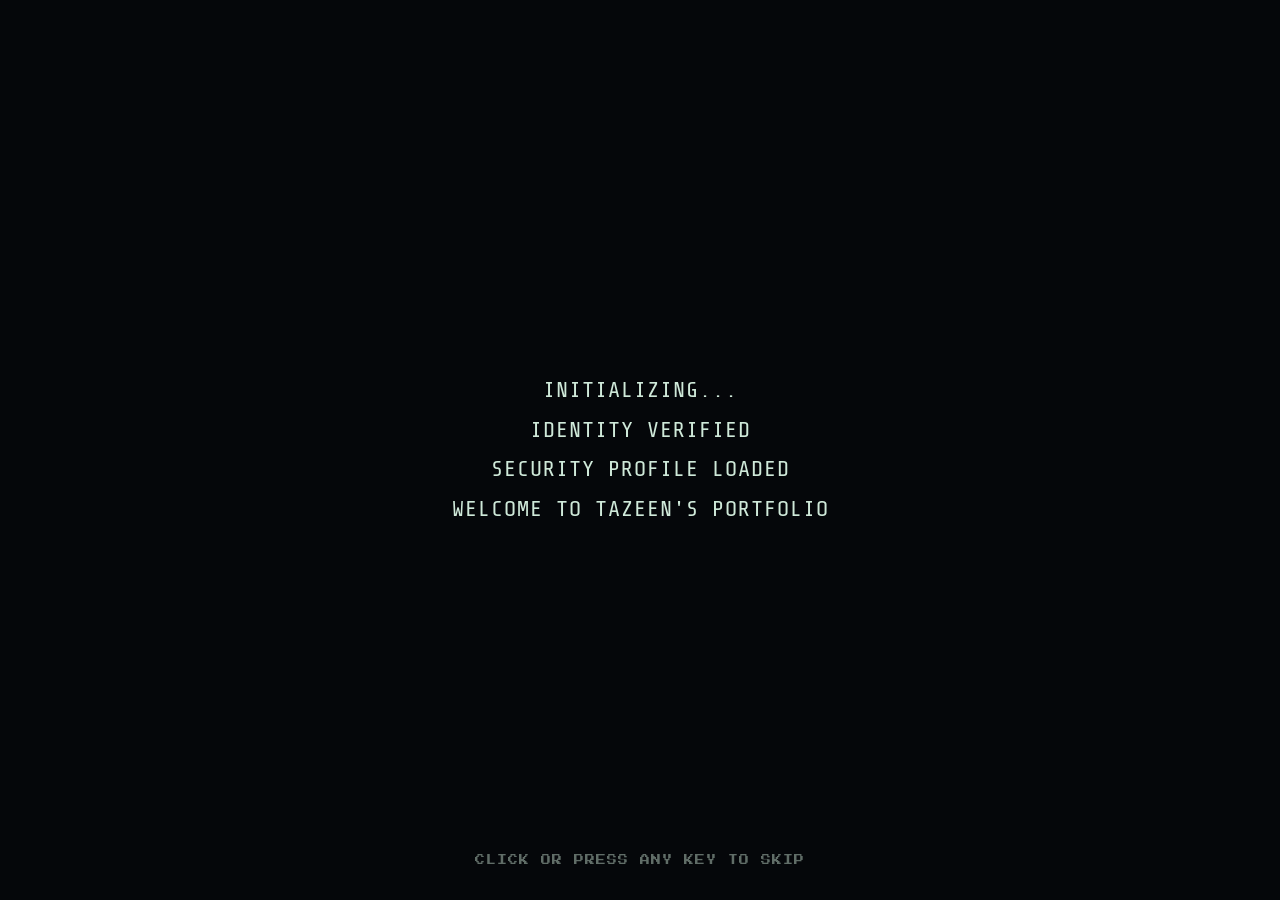
<file: index.html>
<!DOCTYPE html>
<html lang="en">
<head>
<meta charset="UTF-8">
<meta name="viewport" content="width=device-width, initial-scale=1.0">
<title>Tazeen Tariq — Cybersecurity &amp; Bug Bounty</title>
<meta name="google-site-verification" content="feppaX1PHopQJhrDzO1WdwVNqe7SMh9xiBFgPNzZ_PI" />
<link rel="canonical" href="https://tazeentariqshub.github.io/">
<meta property="og:type" content="website">
<meta property="og:title" content="Tazeen Tariq — Cybersecurity &amp; Bug Bounty">
<meta property="og:description" content="Tazeen Tariq — Cyber Security student and Junior SQA Engineer in Lahore. Research on the security of AI-generated code, writing on AI and application security, and security tooling projects.">
<meta property="og:url" content="https://tazeentariqshub.github.io/">
<meta name="author" content="Tazeen Tariq">
<script type="application/ld+json">
{"@context":"https://schema.org","@type":"Person","name":"Tazeen Tariq","url":"https://tazeentariqshub.github.io/","jobTitle":"Cyber Security student and Junior SQA Engineer","affiliation":{"@type":"CollegeOrUniversity","name":"Air University - NIIT, Lahore"},"email":"mailto:Tazeentfk5@gmail.com","sameAs":["https://medium.com/@tazeentfk5","https://github.com/TazeenTariqsHUB"],"knowsAbout":["Cyber Security","Application Security","AI-generated code security","Bug Bounty","Software Quality Assurance"]}
</script>

<meta name="description" content="Tazeen Tariq — Cyber Security student and Junior SQA Engineer in Lahore. Research on the security of AI-generated code, writing on AI and application security, and security tooling projects.">
<link rel="preconnect" href="https://fonts.googleapis.com">
<link rel="preconnect" href="https://fonts.gstatic.com" crossorigin>
<link href="https://fonts.googleapis.com/css2?family=Orbitron:wght@600;700;800&family=Press+Start+2P&family=Share+Tech+Mono&family=VT323&display=swap" rel="stylesheet">
<link rel="icon" type="image/svg+xml" href="favicon.svg">
<link rel="stylesheet" href="style.css?v=20261127w">
</head>
<body>

<div class="boot-overlay" id="bootOverlay">
  <div class="boot-lines" id="bootLines"></div>
  <p class="boot-skip">CLICK OR PRESS ANY KEY TO SKIP</p>
</div>

<div class="start-screen" id="startScreen" aria-hidden="true">
  <div class="start-inner">
    <p class="start-kicker">TAZEEN.EXE // PORTFOLIO v2</p>
    <div class="char-stage start-char" id="startChar">
      <span class="char-speech is-visible" aria-hidden="true">LET'S START!</span>
      <div class="char-lean">
        <div class="char-head"><span class="char-eye"></span></div>
        <div class="char-torso"></div>
        <div class="char-arm-r"></div>
        <div class="char-arm-l"></div>
        <div class="char-legs"></div>
      </div>
    </div>
    <p class="start-title">TAZEEN TARIQ</p>
    <button class="start-btn" id="startBtn" type="button">&#9654; START</button>
    <p class="start-hint">PRESS ENTER OR CLICK START</p>
  </div>
</div>

<header class="sys-hero" id="hero">
  <div class="sys-hero-glow" aria-hidden="true"></div>
  <div class="sys-hero-dots" aria-hidden="true">
    <span style="top:14%; left:6%; animation-delay:0s"></span>
    <span style="top:22%; left:92%; animation-delay:.6s"></span>
    <span style="top:78%; left:10%; animation-delay:1.2s"></span>
    <span style="top:85%; left:88%; animation-delay:1.8s"></span>
    <span style="top:48%; left:2%; animation-delay:2.4s"></span>
    <span style="top:8%; left:60%; animation-delay:3s"></span>
  </div>

  <div class="sys-hero-inner">
    <div class="sys-topbar">
      <span class="sys-topbar-id">TAZEEN.EXE</span>
      <span class="sys-topbar-right">
        <span class="sys-topbar-status"><span class="sys-status-dot" aria-hidden="true"></span>SYSTEM: ONLINE</span>
        <span class="topbar-contact">
          <a href="mailto:Tazeentfk5@gmail.com" aria-label="Email">
            <svg viewBox="0 0 24 24" fill="none" stroke="currentColor" stroke-width="1.8" stroke-linecap="round" stroke-linejoin="round"><rect x="2.5" y="4.5" width="19" height="15" rx="2"/><path d="m3 6.5 9 6.5 9-6.5"/></svg>
          </a>
          <a href="tel:+923124205931" aria-label="Phone">
            <svg viewBox="0 0 24 24" fill="none" stroke="currentColor" stroke-width="1.8" stroke-linecap="round" stroke-linejoin="round"><path d="M4.5 3.5h4l1.5 5-2.5 1.5a11 11 0 0 0 6.5 6.5l1.5-2.5 5 1.5v4a2 2 0 0 1-2 2A16.5 16.5 0 0 1 2.5 5.5a2 2 0 0 1 2-2Z"/></svg>
          </a>
          <a href="https://github.com/tazeentariqshub" target="_blank" rel="noopener" aria-label="GitHub">
            <svg viewBox="0 0 24 24" fill="none" stroke="currentColor" stroke-width="1.8" stroke-linecap="round" stroke-linejoin="round"><path d="M12 2a10 10 0 0 0-3.16 19.49c.5.09.68-.22.68-.48v-1.7c-2.78.6-3.37-1.34-3.37-1.34-.46-1.16-1.11-1.47-1.11-1.47-.91-.62.07-.6.07-.6 1 .07 1.53 1.03 1.53 1.03.89 1.52 2.34 1.08 2.91.83.09-.65.35-1.08.63-1.33-2.22-.25-4.56-1.11-4.56-4.94 0-1.09.39-1.99 1.03-2.69-.1-.25-.45-1.27.1-2.64 0 0 .84-.27 2.75 1.02a9.5 9.5 0 0 1 5 0c1.91-1.29 2.75-1.02 2.75-1.02.55 1.37.2 2.39.1 2.64.64.7 1.03 1.6 1.03 2.69 0 3.84-2.34 4.68-4.57 4.93.36.31.68.92.68 1.85v2.74c0 .27.18.58.69.48A10 10 0 0 0 12 2Z"/></svg>
          </a>
          <a href="https://www.linkedin.com/in/tazeen-tariq-135b37228" target="_blank" rel="noopener" aria-label="LinkedIn">
            <svg viewBox="0 0 24 24" fill="none" stroke="currentColor" stroke-width="1.8" stroke-linecap="round" stroke-linejoin="round"><rect x="3" y="3" width="18" height="18" rx="2"/><path d="M7.5 10.5v6M7.5 7.5v.01M12 16.5v-3.5c0-1.1.7-2 2-2s2 .9 2 2v3.5M12 13v3.5"/></svg>
          </a>
        </span>
      </span>
    </div>

    <div class="sys-hero-grid">
      <div class="sys-identity">
        <p class="sys-meta">USER_ID: TAZEEN.TARIQ</p>
        <h1 class="sys-name">TAZEEN<br>TARIQ</h1>
        <div class="sys-role">
          <span class="sys-role-label">SYSTEM_ROLE:</span>
          <span class="sys-role-typed" id="heroTyped"></span><span class="sys-role-cursor">_</span>
        </div>
        <p class="sys-desc">
          Third-year Cyber Security student and Junior SQA Engineer. I test web apps and APIs for a living, and research how secure AI-written code and AI assistants really are.
          <a href="about.html" class="sys-more">Read more about me →</a>
        </p>
      </div>

      <div class="sys-right-col">
        <div class="char-walk-track" id="charWalkTrack">
          <div class="char-stage" id="charStage">
            <span class="char-speech" id="charSpeech" aria-hidden="true">HI!</span>
            <div class="char-lean" id="charLean">
              <div class="char-head" id="charHead">
                <span class="char-eye" id="charEye"></span>
              </div>
              <div class="char-torso"></div>
              <div class="char-arm-r" id="charArmR"></div>
              <div class="char-arm-l" id="charArmL"></div>
              <div class="char-legs" id="charLegs"></div>
            </div>
          </div>
        </div>
        <p class="char-caption">YOUR GUIDE — CLICK A ROOM BELOW</p>
      </div>
    </div>

    <nav class="sys-menu" aria-label="Portfolio sections">
      <a class="sys-menu-item" href="experience.html">
        <span class="sys-menu-idx">[ 01 ]</span>
        <span class="sys-menu-label">EXPERIENCE</span>
        <span class="sys-menu-desc">Career log</span>
      </a>
      <a class="sys-menu-item" href="education.html">
        <span class="sys-menu-idx">[ 02 ]</span>
        <span class="sys-menu-label">EDUCATION</span>
        <span class="sys-menu-desc">Academic record, certs &amp; skills</span>
      </a>
      <a class="sys-menu-item" href="projects.html">
        <span class="sys-menu-idx">[ 03 ]</span>
        <span class="sys-menu-label">PROJECTS</span>
        <span class="sys-menu-desc">Project database only</span>
      </a>
      <a class="sys-menu-item" href="research.html">
        <span class="sys-menu-idx">[ 04 ]</span>
        <span class="sys-menu-label">RESEARCH</span>
        <span class="sys-menu-desc">Paper, articles &amp; research log</span>
      </a>
      <a class="sys-menu-item" href="speaking.html">
        <span class="sys-menu-idx">[ 05 ]</span>
        <span class="sys-menu-label">SPEAKING</span>
        <span class="sys-menu-desc">Declamations &amp; leadership</span>
      </a>
    </nav>
  </div>
</header>

<div class="pixel-transition is-active" id="pixelTransition" aria-hidden="true"></div>

<script src="script.js?v=20261127w"></script>
</body>
</html>
</file>
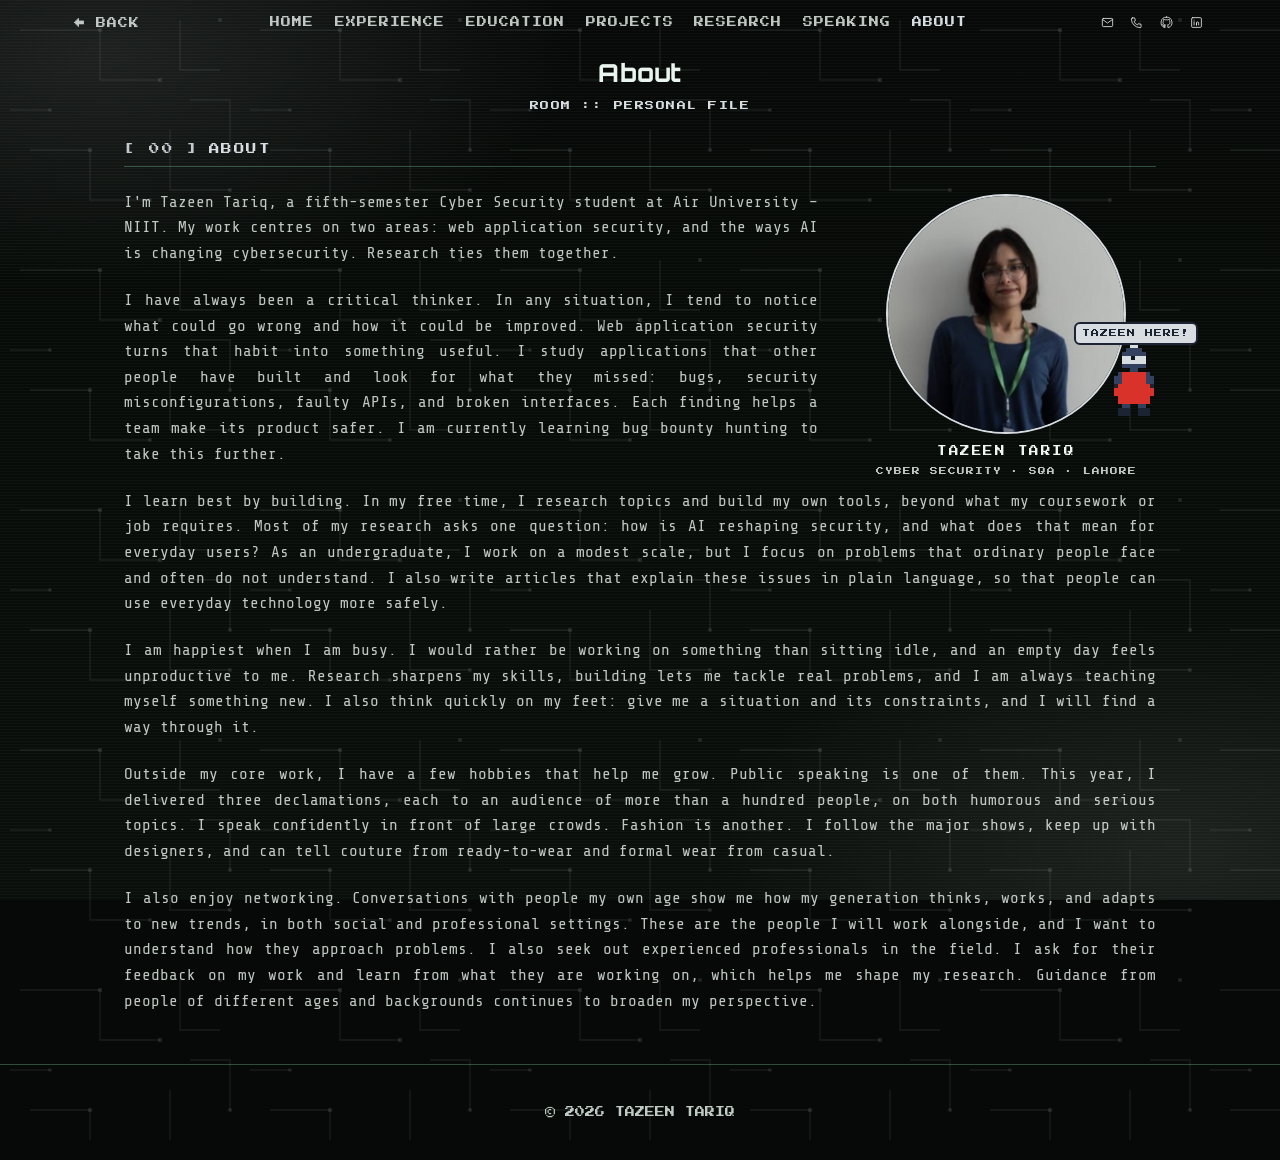
<file: about.html>
<!DOCTYPE html>
<html lang="en">
<head>
<meta charset="UTF-8">
<meta name="viewport" content="width=device-width, initial-scale=1.0">
<title>About — Tazeen Tariq</title>
<link rel="canonical" href="https://tazeentariqshub.github.io/about.html">
<meta property="og:type" content="website">
<meta property="og:title" content="About — Tazeen Tariq">
<meta property="og:description" content="About Tazeen Tariq — Cyber Security student researching the security of AI-generated code; seeking research internships in cybersecurity and AI.">
<meta property="og:url" content="https://tazeentariqshub.github.io/about.html">
<meta name="author" content="Tazeen Tariq">

<meta name="description" content="About Tazeen Tariq — Cyber Security student researching the security of AI-generated code; seeking research internships in cybersecurity and AI.">
<link rel="preconnect" href="https://fonts.googleapis.com">
<link rel="preconnect" href="https://fonts.gstatic.com" crossorigin>
<link href="https://fonts.googleapis.com/css2?family=Orbitron:wght@600;700;800&family=Press+Start+2P&family=Share+Tech+Mono&family=VT323&display=swap" rel="stylesheet">
<link rel="icon" type="image/svg+xml" href="favicon.svg">
<link rel="stylesheet" href="style.css?v=20261127w">
</head>
<body class="theme-mono page-about">

<div class="bg-particles" aria-hidden="true">
  <span style="top:15%; left:6%; animation-duration:14s; animation-delay:0s"></span>
  <span style="top:32%; left:18%; animation-duration:18s; animation-delay:2s"></span>
  <span style="top:60%; left:10%; animation-duration:16s; animation-delay:5s"></span>
  <span style="top:78%; left:25%; animation-duration:20s; animation-delay:1s"></span>
  <span style="top:20%; left:45%; animation-duration:15s; animation-delay:4s"></span>
  <span style="top:50%; left:60%; animation-duration:19s; animation-delay:7s"></span>
  <span style="top:75%; left:72%; animation-duration:17s; animation-delay:3s"></span>
  <span style="top:12%; left:85%; animation-duration:22s; animation-delay:6s"></span>
  <span style="top:45%; left:92%; animation-duration:13s; animation-delay:9s"></span>
  <span style="top:85%; left:50%; animation-duration:21s; animation-delay:10s"></span>
</div>

<div class="page-topbar">
  <button class="page-back" id="pageBack" type="button">&larr; BACK</button>
  <nav class="page-nav" aria-label="Site sections">
    <a href="index.html">HOME</a>
    <a href="experience.html">EXPERIENCE</a>
    <a href="education.html">EDUCATION</a>
    <a href="projects.html">PROJECTS</a>
    <a href="research.html">RESEARCH</a>
    <a href="speaking.html">SPEAKING</a>
    <a href="about.html" class="is-current">ABOUT</a>
  </nav>
  <span class="topbar-contact">
    <a href="mailto:Tazeentfk5@gmail.com" aria-label="Email">
      <svg viewBox="0 0 24 24" fill="none" stroke="currentColor" stroke-width="1.8" stroke-linecap="round" stroke-linejoin="round"><rect x="2.5" y="4.5" width="19" height="15" rx="2"/><path d="m3 6.5 9 6.5 9-6.5"/></svg>
    </a>
    <a href="tel:+923124205931" aria-label="Phone">
      <svg viewBox="0 0 24 24" fill="none" stroke="currentColor" stroke-width="1.8" stroke-linecap="round" stroke-linejoin="round"><path d="M4.5 3.5h4l1.5 5-2.5 1.5a11 11 0 0 0 6.5 6.5l1.5-2.5 5 1.5v4a2 2 0 0 1-2 2A16.5 16.5 0 0 1 2.5 5.5a2 2 0 0 1 2-2Z"/></svg>
    </a>
    <a href="https://github.com/tazeentariqshub" target="_blank" rel="noopener" aria-label="GitHub">
      <svg viewBox="0 0 24 24" fill="none" stroke="currentColor" stroke-width="1.8" stroke-linecap="round" stroke-linejoin="round"><path d="M12 2a10 10 0 0 0-3.16 19.49c.5.09.68-.22.68-.48v-1.7c-2.78.6-3.37-1.34-3.37-1.34-.46-1.16-1.11-1.47-1.11-1.47-.91-.62.07-.6.07-.6 1 .07 1.53 1.03 1.53 1.03.89 1.52 2.34 1.08 2.91.83.09-.65.35-1.08.63-1.33-2.22-.25-4.56-1.11-4.56-4.94 0-1.09.39-1.99 1.03-2.69-.1-.25-.45-1.27.1-2.64 0 0 .84-.27 2.75 1.02a9.5 9.5 0 0 1 5 0c1.91-1.29 2.75-1.02 2.75-1.02.55 1.37.2 2.39.1 2.64.64.7 1.03 1.6 1.03 2.69 0 3.84-2.34 4.68-4.57 4.93.36.31.68.92.68 1.85v2.74c0 .27.18.58.69.48A10 10 0 0 0 12 2Z"/></svg>
    </a>
    <a href="https://www.linkedin.com/in/tazeen-tariq-135b37228" target="_blank" rel="noopener" aria-label="LinkedIn">
      <svg viewBox="0 0 24 24" fill="none" stroke="currentColor" stroke-width="1.8" stroke-linecap="round" stroke-linejoin="round"><rect x="3" y="3" width="18" height="18" rx="2"/><path d="M7.5 10.5v6M7.5 7.5v.01M12 16.5v-3.5c0-1.1.7-2 2-2s2 .9 2 2v3.5M12 13v3.5"/></svg>
    </a>
  </span>
</div>


<div class="page-hero">
  <h1 class="page-title">About</h1>
  <p class="page-subtitle">ROOM :: PERSONAL FILE</p>
</div>

<main>
  <section class="section about-page-section">
    <div class="plain">
      <div class="plain-header">
        <span class="win-title"><span class="win-idx">[ 00 ]</span>ABOUT</span>
      </div>
      <div class="plain-body">
        <div class="about-layout">
          <div class="about-side">
            <div class="about-avatar has-photo" id="aboutAvatar"><img src="about/tazeen.jpg" alt="Tazeen Tariq"></div>
            <p class="about-side-name">TAZEEN TARIQ</p>
            <p class="about-side-meta">CYBER SECURITY &middot; SQA &middot; LAHORE</p>
            <div class="about-robot-slot">
            <div class="char-follow" id="charFollow">
            <div class="char-stage char-sm" id="charStage">
            <span class="char-speech" id="charSpeech" aria-hidden="true">HI!</span>
            <div class="char-lean" id="charLean">
            <div class="char-head" id="charHead">
            <span class="char-eye" id="charEye"></span>
            </div>
            <div class="char-torso"></div>
            <div class="char-arm-r" id="charArmR"></div>
            <div class="char-legs" id="charLegs"></div>
            <div class="char-dress" aria-hidden="true"></div>
            </div>
            </div>
            </div>
            </div>
          </div>
          <div class="about-copy">
            <p class="about-text">I'm Tazeen Tariq, a fifth-semester Cyber Security student at Air University &ndash; NIIT. My work centres on two areas: web application security, and the ways AI is changing cybersecurity. Research ties them together.</p>
            <p class="about-text">I have always been a critical thinker. In any situation, I tend to notice what could go wrong and how it could be improved. Web application security turns that habit into something useful. I study applications that other people have built and look for what they missed: bugs, security misconfigurations, faulty APIs, and broken interfaces. Each finding helps a team make its product safer. I am currently learning bug bounty hunting to take this further.</p>
            <p class="about-text">I learn best by building. In my free time, I research topics and build my own tools, beyond what my coursework or job requires. Most of my research asks one question: how is AI reshaping security, and what does that mean for everyday users? As an undergraduate, I work on a modest scale, but I focus on problems that ordinary people face and often do not understand. I also write articles that explain these issues in plain language, so that people can use everyday technology more safely.</p>
            <p class="about-text">I am happiest when I am busy. I would rather be working on something than sitting idle, and an empty day feels unproductive to me. Research sharpens my skills, building lets me tackle real problems, and I am always teaching myself something new. I also think quickly on my feet: give me a situation and its constraints, and I will find a way through it.</p>
            <p class="about-text">Outside my core work, I have a few hobbies that help me grow. Public speaking is one of them. This year, I delivered three declamations, each to an audience of more than a hundred people, on both humorous and serious topics. I speak confidently in front of large crowds. Fashion is another. I follow the major shows, keep up with designers, and can tell couture from ready-to-wear and formal wear from casual.</p>
            <p class="about-text">I also enjoy networking. Conversations with people my own age show me how my generation thinks, works, and adapts to new trends, in both social and professional settings. These are the people I will work alongside, and I want to understand how they approach problems. I also seek out experienced professionals in the field. I ask for their feedback on my work and learn from what they are working on, which helps me shape my research. Guidance from people of different ages and backgrounds continues to broaden my perspective.</p>
          </div>
        </div>
      </div>
    </div>
  </section>
</main>

<footer class="footer">
  <p>&copy; <span id="year"></span> TAZEEN TARIQ</p>
</footer>

<div class="pixel-transition is-active" id="pixelTransition" aria-hidden="true"></div>

<script src="script.js?v=20261127w"></script>
</body>
</html>
</file>
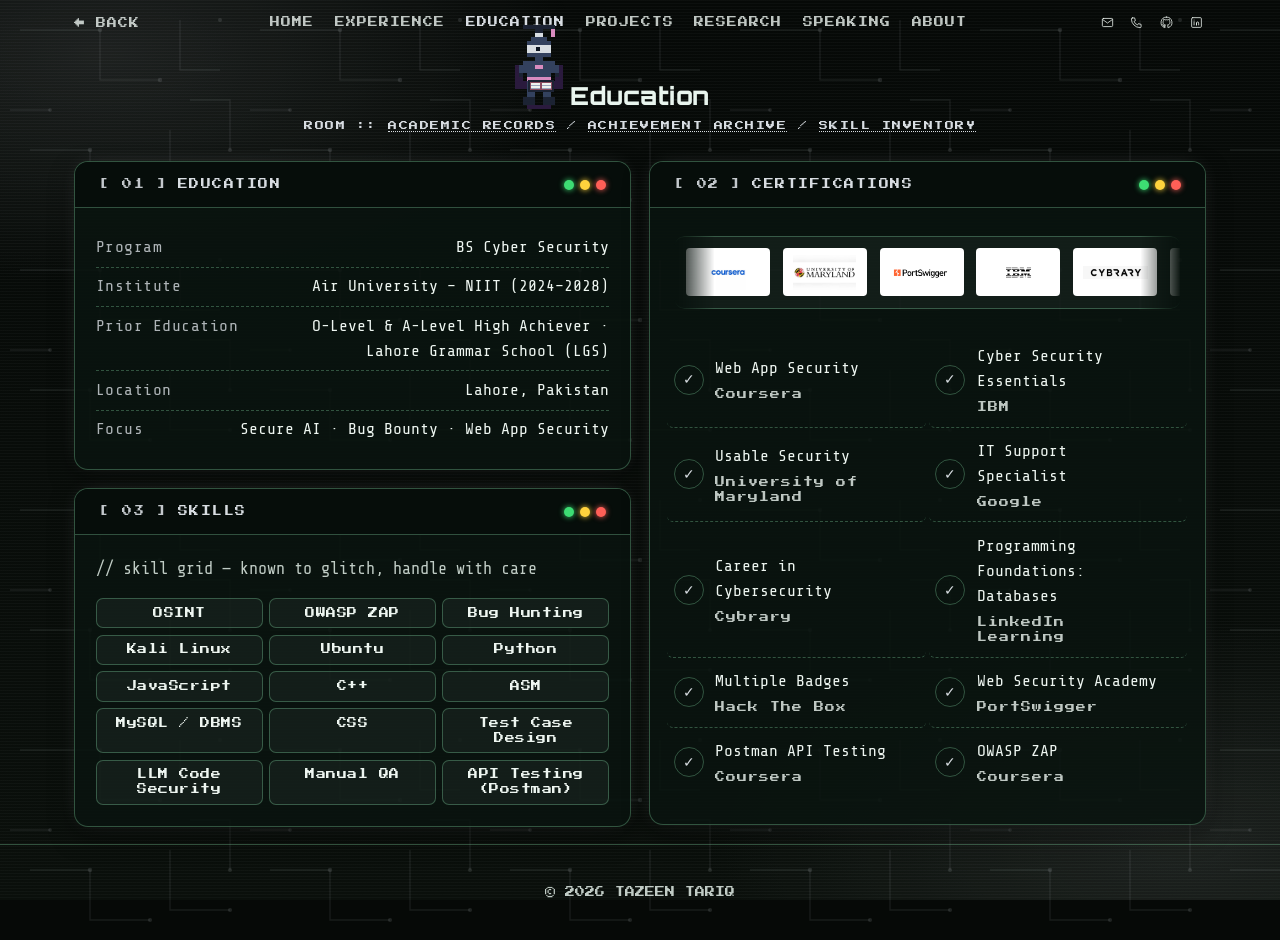
<file: education.html>
<!DOCTYPE html>
<html lang="en">
<head>
<meta charset="UTF-8">
<meta name="viewport" content="width=device-width, initial-scale=1.0">
<title>Education — Tazeen Tariq</title>
<link rel="canonical" href="https://tazeentariqshub.github.io/education.html">
<meta property="og:type" content="website">
<meta property="og:title" content="Education — Tazeen Tariq">
<meta property="og:description" content="Tazeen Tariq — education, certifications, and skills.">
<meta property="og:url" content="https://tazeentariqshub.github.io/education.html">
<meta name="author" content="Tazeen Tariq">

<meta name="description" content="Tazeen Tariq — education, certifications, and skills.">
<link rel="preconnect" href="https://fonts.googleapis.com">
<link rel="preconnect" href="https://fonts.gstatic.com" crossorigin>
<link href="https://fonts.googleapis.com/css2?family=Orbitron:wght@600;700;800&family=Press+Start+2P&family=Share+Tech+Mono&family=VT323&display=swap" rel="stylesheet">
<link rel="icon" type="image/svg+xml" href="favicon.svg">
<link rel="stylesheet" href="style.css?v=20261127w">
</head>
<body class="theme-mono page-compact page-education">

<div class="bg-particles" aria-hidden="true">
  <span style="top:15%; left:6%; animation-duration:14s; animation-delay:0s"></span>
  <span style="top:32%; left:18%; animation-duration:18s; animation-delay:2s"></span>
  <span style="top:60%; left:10%; animation-duration:16s; animation-delay:5s"></span>
  <span style="top:78%; left:25%; animation-duration:20s; animation-delay:1s"></span>
  <span style="top:20%; left:45%; animation-duration:15s; animation-delay:4s"></span>
  <span style="top:50%; left:60%; animation-duration:19s; animation-delay:7s"></span>
  <span style="top:75%; left:72%; animation-duration:17s; animation-delay:3s"></span>
  <span style="top:12%; left:85%; animation-duration:22s; animation-delay:6s"></span>
  <span style="top:45%; left:92%; animation-duration:13s; animation-delay:9s"></span>
  <span style="top:85%; left:50%; animation-duration:21s; animation-delay:10s"></span>
</div>

<div class="page-topbar">
  <button class="page-back" id="pageBack" type="button">&larr; BACK</button>
  <nav class="page-nav" aria-label="Site sections">
    <a href="index.html">HOME</a>
    <a href="experience.html">EXPERIENCE</a>
    <a href="education.html" class="is-current">EDUCATION</a>
    <a href="projects.html">PROJECTS</a>
    <a href="research.html">RESEARCH</a>
    <a href="speaking.html">SPEAKING</a>
    <a href="about.html">ABOUT</a>
  </nav>
  <span class="topbar-contact">
    <a href="mailto:Tazeentfk5@gmail.com" aria-label="Email">
      <svg viewBox="0 0 24 24" fill="none" stroke="currentColor" stroke-width="1.8" stroke-linecap="round" stroke-linejoin="round"><rect x="2.5" y="4.5" width="19" height="15" rx="2"/><path d="m3 6.5 9 6.5 9-6.5"/></svg>
    </a>
    <a href="tel:+923124205931" aria-label="Phone">
      <svg viewBox="0 0 24 24" fill="none" stroke="currentColor" stroke-width="1.8" stroke-linecap="round" stroke-linejoin="round"><path d="M4.5 3.5h4l1.5 5-2.5 1.5a11 11 0 0 0 6.5 6.5l1.5-2.5 5 1.5v4a2 2 0 0 1-2 2A16.5 16.5 0 0 1 2.5 5.5a2 2 0 0 1 2-2Z"/></svg>
    </a>
    <a href="https://github.com/tazeentariqshub" target="_blank" rel="noopener" aria-label="GitHub">
      <svg viewBox="0 0 24 24" fill="none" stroke="currentColor" stroke-width="1.8" stroke-linecap="round" stroke-linejoin="round"><path d="M12 2a10 10 0 0 0-3.16 19.49c.5.09.68-.22.68-.48v-1.7c-2.78.6-3.37-1.34-3.37-1.34-.46-1.16-1.11-1.47-1.11-1.47-.91-.62.07-.6.07-.6 1 .07 1.53 1.03 1.53 1.03.89 1.52 2.34 1.08 2.91.83.09-.65.35-1.08.63-1.33-2.22-.25-4.56-1.11-4.56-4.94 0-1.09.39-1.99 1.03-2.69-.1-.25-.45-1.27.1-2.64 0 0 .84-.27 2.75 1.02a9.5 9.5 0 0 1 5 0c1.91-1.29 2.75-1.02 2.75-1.02.55 1.37.2 2.39.1 2.64.64.7 1.03 1.6 1.03 2.69 0 3.84-2.34 4.68-4.57 4.93.36.31.68.92.68 1.85v2.74c0 .27.18.58.69.48A10 10 0 0 0 12 2Z"/></svg>
    </a>
    <a href="https://www.linkedin.com/in/tazeen-tariq-135b37228" target="_blank" rel="noopener" aria-label="LinkedIn">
      <svg viewBox="0 0 24 24" fill="none" stroke="currentColor" stroke-width="1.8" stroke-linecap="round" stroke-linejoin="round"><rect x="3" y="3" width="18" height="18" rx="2"/><path d="M7.5 10.5v6M7.5 7.5v.01M12 16.5v-3.5c0-1.1.7-2 2-2s2 .9 2 2v3.5M12 13v3.5"/></svg>
    </a>
  </span>
</div>

<div class="char-follow" id="charFollow">
  <div class="char-stage char-sm" id="charStage">
    <span class="char-speech" id="charSpeech" aria-hidden="true">HI!</span>
    <div class="char-lean" id="charLean">
      <div class="char-cape" aria-hidden="true"></div>
      <div class="char-head" id="charHead">
        <span class="char-eye" id="charEye"></span>
      </div>
      <div class="char-gradcap" aria-hidden="true"></div>
      <div class="char-torso"></div>
      <div class="char-arm-r" id="charArmR"></div>
      <div class="char-legs" id="charLegs"></div>
    </div>
  </div>
</div>

<div class="page-hero">
  <h1 class="page-title">Education</h1>
  <p class="page-subtitle">ROOM :: <a href="#education">ACADEMIC RECORDS</a> / <a href="#certifications">ACHIEVEMENT ARCHIVE</a> / <a href="#skills">SKILL INVENTORY</a></p>
</div>

<main>

  <section class="section">
    <div class="exp-cert-row">

      <div class="edu-skills-col">
        <div class="win" id="education">
          <div class="win-header">
            <span class="win-title"><span class="win-idx">[ 01 ]</span>EDUCATION</span>
            <span class="win-dots" aria-hidden="true"><span class="d-green"></span><span class="d-yellow"></span><span class="d-red"></span></span>
          </div>
          <div class="win-body">
            <dl class="dossier-rows">
              <div><dt>Program</dt><dd>BS Cyber Security</dd></div>
              <div><dt>Institute</dt><dd>Air University – NIIT (2024–2028)</dd></div>
              <div><dt>Prior Education</dt><dd>O-Level &amp; A-Level High Achiever · Lahore Grammar School (LGS)</dd></div>
              <div><dt>Location</dt><dd>Lahore, Pakistan</dd></div>
              <div><dt>Focus</dt><dd>Secure AI · Bug Bounty · Web App Security</dd></div>
            </dl>
          </div>
        </div>

        <div class="win" id="skills">
          <div class="win-header">
            <span class="win-title"><span class="win-idx">[ 03 ]</span>SKILLS</span>
            <span class="win-dots" aria-hidden="true"><span class="d-green"></span><span class="d-yellow"></span><span class="d-red"></span></span>
          </div>
          <div class="win-body">
            <p class="section-intro">// skill grid — known to glitch, handle with care</p>
            <div class="skills-grid" id="skillsGrid">
              <span class="skill-box">OSINT</span>
              <span class="skill-box">OWASP ZAP</span>
              <span class="skill-box">Bug Hunting</span>
              <span class="skill-box">Kali Linux</span>
              <span class="skill-box">Ubuntu</span>
              <span class="skill-box">Python</span>
              <span class="skill-box">JavaScript</span>
              <span class="skill-box">C++</span>
              <span class="skill-box">ASM</span>
              <span class="skill-box">MySQL / DBMS</span>
              <span class="skill-box">CSS</span>
              <span class="skill-box">Test Case Design</span>
              <span class="skill-box">LLM Code Security</span>
              <span class="skill-box">Manual QA</span>
              <span class="skill-box">API Testing (Postman)</span>
            </div>
          </div>
        </div>
      </div>

      <div class="win" id="certifications">
        <div class="win-header">
          <span class="win-title"><span class="win-idx">[ 02 ]</span>CERTIFICATIONS</span>
          <span class="win-dots" aria-hidden="true"><span class="d-green"></span><span class="d-yellow"></span><span class="d-red"></span></span>
        </div>
        <div class="win-body">
          <div class="cert-marquee">
            <div class="cert-marquee-track">
              <span class="cert-logo"><img src="certificates/coursera.jpg" alt="Coursera"></span>
              <span class="cert-logo"><img src="certificates/maryland.jpg" alt="University of Maryland"></span>
              <span class="cert-logo"><img src="certificates/portswigger.png" alt="PortSwigger"></span>
              <span class="cert-logo"><img src="certificates/ibm.jpg" alt="IBM"></span>
              <span class="cert-logo"><img src="certificates/cybrary.png" alt="Cybrary"></span>
              <span class="cert-logo"><img src="certificates/hackthebox.png" alt="Hack The Box"></span>
              <span class="cert-logo" aria-hidden="true"><img src="certificates/coursera.jpg" alt=""></span>
              <span class="cert-logo" aria-hidden="true"><img src="certificates/maryland.jpg" alt=""></span>
              <span class="cert-logo" aria-hidden="true"><img src="certificates/portswigger.png" alt=""></span>
              <span class="cert-logo" aria-hidden="true"><img src="certificates/ibm.jpg" alt=""></span>
              <span class="cert-logo" aria-hidden="true"><img src="certificates/cybrary.png" alt=""></span>
              <span class="cert-logo" aria-hidden="true"><img src="certificates/hackthebox.png" alt=""></span>
            </div>
          </div>
          <!-- Rows link out to their credential — the ones without a
               real URL yet still use "#" as a placeholder. -->
          <div class="cert-list">
            <div class="cert-row cert-row-static"><span class="cert-check" aria-hidden="true">✓</span><div><p class="cert-name">Web App Security</p><p class="cert-issuer">Coursera</p></div></div>
            <a class="cert-row" href="https://coursera.org/verify/H2JKN3UCNHVK" target="_blank" rel="noopener"><span class="cert-check" aria-hidden="true">✓</span><div><p class="cert-name">Cyber Security Essentials</p><p class="cert-issuer">IBM</p></div><span class="cert-row-arrow" aria-hidden="true">→</span></a>
            <a class="cert-row" href="https://coursera.org/verify/ZWMWWJP2YQRF" target="_blank" rel="noopener"><span class="cert-check" aria-hidden="true">✓</span><div><p class="cert-name">Usable Security</p><p class="cert-issuer">University of Maryland</p></div><span class="cert-row-arrow" aria-hidden="true">→</span></a>
            <a class="cert-row" href="https://coursera.org/verify/professional-cert/WDMT8A67ED7D" target="_blank" rel="noopener"><span class="cert-check" aria-hidden="true">✓</span><div><p class="cert-name">IT Support Specialist</p><p class="cert-issuer">Google</p></div><span class="cert-row-arrow" aria-hidden="true">→</span></a>
            <div class="cert-row cert-row-static"><span class="cert-check" aria-hidden="true">✓</span><div><p class="cert-name">Career in Cybersecurity</p><p class="cert-issuer">Cybrary</p></div></div>
            <a class="cert-row" href="https://www.linkedin.com/learning/certificates/e16ab73d04a87cb32a7c0d44d93e26a64a75cbfc57f4e5df8a8998d7b4d38fdf" target="_blank" rel="noopener"><span class="cert-check" aria-hidden="true">✓</span><div><p class="cert-name">Programming Foundations: Databases</p><p class="cert-issuer">LinkedIn Learning</p></div><span class="cert-row-arrow" aria-hidden="true">→</span></a>
            <div class="cert-row cert-row-static"><span class="cert-check" aria-hidden="true">✓</span><div><p class="cert-name">Multiple Badges</p><p class="cert-issuer">Hack The Box</p></div></div>
            <a class="cert-row" href="#" id="labsModalTrigger"><span class="cert-check" aria-hidden="true">✓</span><div><p class="cert-name">Web Security Academy</p><p class="cert-issuer">PortSwigger</p></div><span class="cert-row-arrow" aria-hidden="true">→</span></a>
            <a class="cert-row" href="https://coursera.org/verify/5VTBT0YLEV4H" target="_blank" rel="noopener"><span class="cert-check" aria-hidden="true">✓</span><div><p class="cert-name">Postman API Testing</p><p class="cert-issuer">Coursera</p></div><span class="cert-row-arrow" aria-hidden="true">→</span></a>
            <a class="cert-row" href="https://coursera.org/verify/CP9NOBXQ2V11" target="_blank" rel="noopener"><span class="cert-check" aria-hidden="true">✓</span><div><p class="cert-name">OWASP ZAP</p><p class="cert-issuer">Coursera</p></div><span class="cert-row-arrow" aria-hidden="true">→</span></a>
          </div>
        </div>
      </div>

    </div>
  </section>

</main>

<div class="pub-modal" id="labsModal" aria-hidden="true">
  <div class="pub-modal-backdrop" id="labsModalBackdrop"></div>
  <div class="pub-modal-dialog win" role="dialog" aria-modal="true" aria-labelledby="labsModalTitle">
    <div class="win-header">
      <span class="win-title" id="labsModalTitle"><span class="win-idx">[ ✓ ]</span>WEB SECURITY ACADEMY LABS</span>
      <button class="pub-modal-close" id="labsModalClose" type="button" aria-label="Close">&times;</button>
    </div>
    <div class="win-body">
      <p class="section-intro">Completed on PortSwigger's Web Security Academy:</p>
      <ul class="lab-list">
        <li>Exploiting cache server normalization for web cache deception</li>
        <li>Exploiting path delimiters for web cache deception</li>
        <li>Exploiting path mapping for web cache deception</li>
        <li>Exploiting exact-match cache rules for web cache deception</li>
      </ul>
    </div>
  </div>
</div>

<footer class="footer">
  <p>&copy; <span id="year"></span> TAZEEN TARIQ</p>
</footer>

<div class="pixel-transition is-active" id="pixelTransition" aria-hidden="true"></div>

<script src="script.js?v=20261127w"></script>
</body>
</html>
</file>
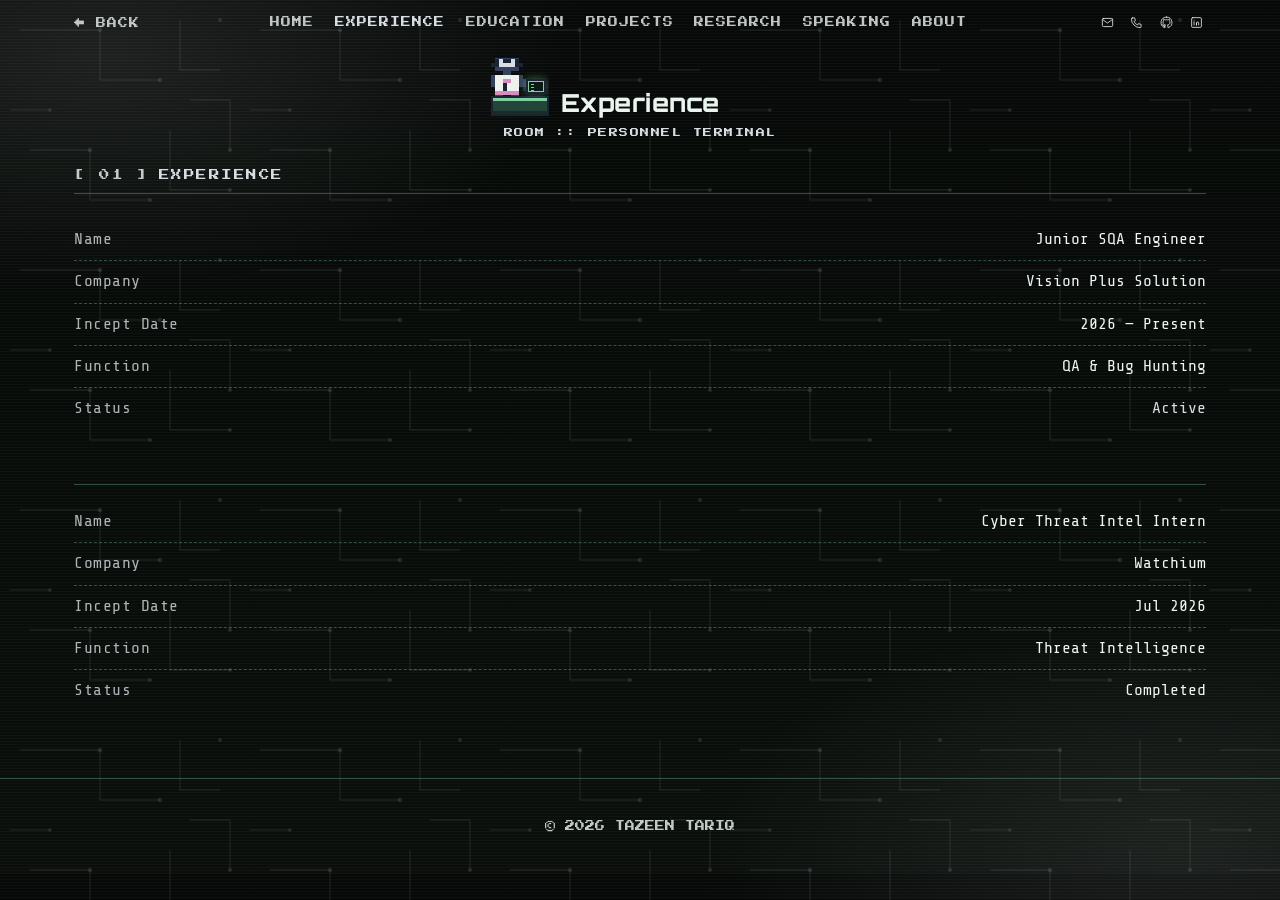
<file: experience.html>
<!DOCTYPE html>
<html lang="en">
<head>
<meta charset="UTF-8">
<meta name="viewport" content="width=device-width, initial-scale=1.0">
<title>Experience — Tazeen Tariq</title>
<link rel="canonical" href="https://tazeentariqshub.github.io/experience.html">
<meta property="og:type" content="website">
<meta property="og:title" content="Experience — Tazeen Tariq">
<meta property="og:description" content="Tazeen Tariq — work experience.">
<meta property="og:url" content="https://tazeentariqshub.github.io/experience.html">
<meta name="author" content="Tazeen Tariq">

<meta name="description" content="Tazeen Tariq — work experience.">
<link rel="preconnect" href="https://fonts.googleapis.com">
<link rel="preconnect" href="https://fonts.gstatic.com" crossorigin>
<link href="https://fonts.googleapis.com/css2?family=Orbitron:wght@600;700;800&family=Press+Start+2P&family=Share+Tech+Mono&family=VT323&display=swap" rel="stylesheet">
<link rel="icon" type="image/svg+xml" href="favicon.svg">
<link rel="stylesheet" href="style.css?v=20261127w">
</head>
<body class="theme-mono page-work">

<div class="bg-particles" aria-hidden="true">
  <span style="top:15%; left:6%; animation-duration:14s; animation-delay:0s"></span>
  <span style="top:32%; left:18%; animation-duration:18s; animation-delay:2s"></span>
  <span style="top:60%; left:10%; animation-duration:16s; animation-delay:5s"></span>
  <span style="top:78%; left:25%; animation-duration:20s; animation-delay:1s"></span>
  <span style="top:20%; left:45%; animation-duration:15s; animation-delay:4s"></span>
  <span style="top:50%; left:60%; animation-duration:19s; animation-delay:7s"></span>
  <span style="top:75%; left:72%; animation-duration:17s; animation-delay:3s"></span>
  <span style="top:12%; left:85%; animation-duration:22s; animation-delay:6s"></span>
  <span style="top:45%; left:92%; animation-duration:13s; animation-delay:9s"></span>
  <span style="top:85%; left:50%; animation-duration:21s; animation-delay:10s"></span>
</div>

<div class="page-topbar">
  <button class="page-back" id="pageBack" type="button">&larr; BACK</button>
  <nav class="page-nav" aria-label="Site sections">
    <a href="index.html">HOME</a>
    <a href="experience.html" class="is-current">EXPERIENCE</a>
    <a href="education.html">EDUCATION</a>
    <a href="projects.html">PROJECTS</a>
    <a href="research.html">RESEARCH</a>
    <a href="speaking.html">SPEAKING</a>
    <a href="about.html">ABOUT</a>
  </nav>
  <span class="topbar-contact">
    <a href="mailto:Tazeentfk5@gmail.com" aria-label="Email">
      <svg viewBox="0 0 24 24" fill="none" stroke="currentColor" stroke-width="1.8" stroke-linecap="round" stroke-linejoin="round"><rect x="2.5" y="4.5" width="19" height="15" rx="2"/><path d="m3 6.5 9 6.5 9-6.5"/></svg>
    </a>
    <a href="tel:+923124205931" aria-label="Phone">
      <svg viewBox="0 0 24 24" fill="none" stroke="currentColor" stroke-width="1.8" stroke-linecap="round" stroke-linejoin="round"><path d="M4.5 3.5h4l1.5 5-2.5 1.5a11 11 0 0 0 6.5 6.5l1.5-2.5 5 1.5v4a2 2 0 0 1-2 2A16.5 16.5 0 0 1 2.5 5.5a2 2 0 0 1 2-2Z"/></svg>
    </a>
    <a href="https://github.com/tazeentariqshub" target="_blank" rel="noopener" aria-label="GitHub">
      <svg viewBox="0 0 24 24" fill="none" stroke="currentColor" stroke-width="1.8" stroke-linecap="round" stroke-linejoin="round"><path d="M12 2a10 10 0 0 0-3.16 19.49c.5.09.68-.22.68-.48v-1.7c-2.78.6-3.37-1.34-3.37-1.34-.46-1.16-1.11-1.47-1.11-1.47-.91-.62.07-.6.07-.6 1 .07 1.53 1.03 1.53 1.03.89 1.52 2.34 1.08 2.91.83.09-.65.35-1.08.63-1.33-2.22-.25-4.56-1.11-4.56-4.94 0-1.09.39-1.99 1.03-2.69-.1-.25-.45-1.27.1-2.64 0 0 .84-.27 2.75 1.02a9.5 9.5 0 0 1 5 0c1.91-1.29 2.75-1.02 2.75-1.02.55 1.37.2 2.39.1 2.64.64.7 1.03 1.6 1.03 2.69 0 3.84-2.34 4.68-4.57 4.93.36.31.68.92.68 1.85v2.74c0 .27.18.58.69.48A10 10 0 0 0 12 2Z"/></svg>
    </a>
    <a href="https://www.linkedin.com/in/tazeen-tariq-135b37228" target="_blank" rel="noopener" aria-label="LinkedIn">
      <svg viewBox="0 0 24 24" fill="none" stroke="currentColor" stroke-width="1.8" stroke-linecap="round" stroke-linejoin="round"><rect x="3" y="3" width="18" height="18" rx="2"/><path d="M7.5 10.5v6M7.5 7.5v.01M12 16.5v-3.5c0-1.1.7-2 2-2s2 .9 2 2v3.5M12 13v3.5"/></svg>
    </a>
  </span>
</div>

<div class="char-follow" id="charFollow">
  <div class="char-stage char-sm" id="charStage">
    <span class="char-speech" id="charSpeech" aria-hidden="true">HI!</span>
    <div class="char-lean" id="charLean">
      <div class="char-head" id="charHead">
        <span class="char-eye" id="charEye"></span>
      </div>
      <div class="char-glasses" aria-hidden="true"></div>
      <div class="char-torso"></div>
      <div class="char-labcoat" aria-hidden="true"></div>
      <div class="char-arm-r" id="charArmR"></div>
      <div class="char-legs" id="charLegs"></div>
    </div>
  </div>
</div>

<div class="page-hero">
  <h1 class="page-title">Experience</h1>
  <p class="page-subtitle">ROOM :: PERSONNEL TERMINAL</p>
</div>

<main>

  <section class="section" id="experience">
    <div class="plain">
      <div class="plain-header">
        <span class="win-title"><span class="win-idx">[ 01 ]</span>EXPERIENCE</span>
      </div>
      <div class="plain-body">
        <div class="win-entry">
          <dl class="dossier-rows">
            <div><dt>Name</dt><dd>Junior SQA Engineer</dd></div>
            <div><dt>Company</dt><dd>Vision Plus Solution</dd></div>
            <div><dt>Incept Date</dt><dd>2026 — Present</dd></div>
            <div><dt>Function</dt><dd>QA &amp; Bug Hunting</dd></div>
            <div><dt>Status</dt><dd class="status-active">Active</dd></div>
          </dl>
          <div class="dossier-wave" data-bars="16" aria-hidden="true"></div>
        </div>
        <div class="win-entry">
          <dl class="dossier-rows">
            <div><dt>Name</dt><dd>Cyber Threat Intel Intern</dd></div>
            <div><dt>Company</dt><dd>Watchium</dd></div>
            <div><dt>Incept Date</dt><dd>Jul 2026</dd></div>
            <div><dt>Function</dt><dd>Threat Intelligence</dd></div>
            <div><dt>Status</dt><dd>Completed</dd></div>
          </dl>
          <div class="dossier-wave" data-bars="16" aria-hidden="true"></div>
        </div>
      </div>
    </div>
  </section>

</main>

<footer class="footer">
  <p>&copy; <span id="year"></span> TAZEEN TARIQ</p>
</footer>

<div class="pixel-transition is-active" id="pixelTransition" aria-hidden="true"></div>

<script src="script.js?v=20261127w"></script>
</body>
</html>
</file>
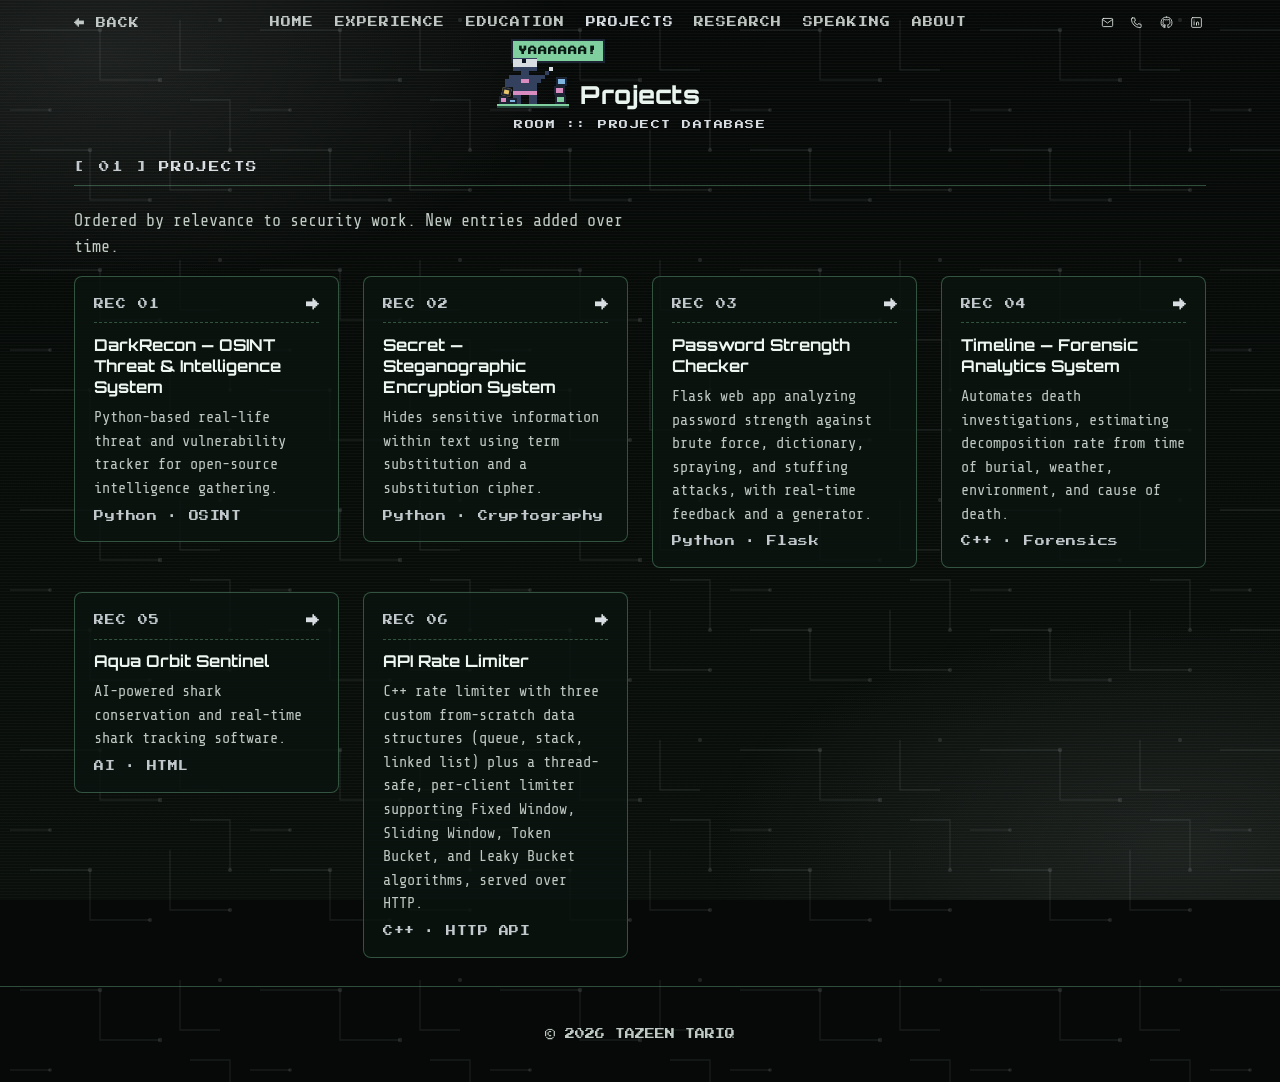
<file: projects.html>
<!DOCTYPE html>
<html lang="en">
<head>
<meta charset="UTF-8">
<meta name="viewport" content="width=device-width, initial-scale=1.0">
<title>Projects — Tazeen Tariq</title>
<link rel="canonical" href="https://tazeentariqshub.github.io/projects.html">
<meta property="og:type" content="website">
<meta property="og:title" content="Projects — Tazeen Tariq">
<meta property="og:description" content="Tazeen Tariq — security and software projects.">
<meta property="og:url" content="https://tazeentariqshub.github.io/projects.html">
<meta name="author" content="Tazeen Tariq">

<meta name="description" content="Tazeen Tariq — security and software projects.">
<link rel="preconnect" href="https://fonts.googleapis.com">
<link rel="preconnect" href="https://fonts.gstatic.com" crossorigin>
<link href="https://fonts.googleapis.com/css2?family=Orbitron:wght@600;700;800&family=Press+Start+2P&family=Share+Tech+Mono&family=VT323&display=swap" rel="stylesheet">
<link rel="icon" type="image/svg+xml" href="favicon.svg">
<link rel="stylesheet" href="style.css?v=20261127w">
</head>
<body class="theme-mono page-projects">

<div class="bg-particles" aria-hidden="true">
  <span style="top:15%; left:6%; animation-duration:14s; animation-delay:0s"></span>
  <span style="top:32%; left:18%; animation-duration:18s; animation-delay:2s"></span>
  <span style="top:60%; left:10%; animation-duration:16s; animation-delay:5s"></span>
  <span style="top:78%; left:25%; animation-duration:20s; animation-delay:1s"></span>
  <span style="top:20%; left:45%; animation-duration:15s; animation-delay:4s"></span>
  <span style="top:50%; left:60%; animation-duration:19s; animation-delay:7s"></span>
  <span style="top:75%; left:72%; animation-duration:17s; animation-delay:3s"></span>
  <span style="top:12%; left:85%; animation-duration:22s; animation-delay:6s"></span>
  <span style="top:45%; left:92%; animation-duration:13s; animation-delay:9s"></span>
  <span style="top:85%; left:50%; animation-duration:21s; animation-delay:10s"></span>
</div>

<div class="page-topbar">
  <button class="page-back" id="pageBack" type="button">&larr; BACK</button>
  <nav class="page-nav" aria-label="Site sections">
    <a href="index.html">HOME</a>
    <a href="experience.html">EXPERIENCE</a>
    <a href="education.html">EDUCATION</a>
    <a href="projects.html" class="is-current">PROJECTS</a>
    <a href="research.html">RESEARCH</a>
    <a href="speaking.html">SPEAKING</a>
    <a href="about.html">ABOUT</a>
  </nav>
  <span class="topbar-contact">
    <a href="mailto:Tazeentfk5@gmail.com" aria-label="Email">
      <svg viewBox="0 0 24 24" fill="none" stroke="currentColor" stroke-width="1.8" stroke-linecap="round" stroke-linejoin="round"><rect x="2.5" y="4.5" width="19" height="15" rx="2"/><path d="m3 6.5 9 6.5 9-6.5"/></svg>
    </a>
    <a href="tel:+923124205931" aria-label="Phone">
      <svg viewBox="0 0 24 24" fill="none" stroke="currentColor" stroke-width="1.8" stroke-linecap="round" stroke-linejoin="round"><path d="M4.5 3.5h4l1.5 5-2.5 1.5a11 11 0 0 0 6.5 6.5l1.5-2.5 5 1.5v4a2 2 0 0 1-2 2A16.5 16.5 0 0 1 2.5 5.5a2 2 0 0 1 2-2Z"/></svg>
    </a>
    <a href="https://github.com/tazeentariqshub" target="_blank" rel="noopener" aria-label="GitHub">
      <svg viewBox="0 0 24 24" fill="none" stroke="currentColor" stroke-width="1.8" stroke-linecap="round" stroke-linejoin="round"><path d="M12 2a10 10 0 0 0-3.16 19.49c.5.09.68-.22.68-.48v-1.7c-2.78.6-3.37-1.34-3.37-1.34-.46-1.16-1.11-1.47-1.11-1.47-.91-.62.07-.6.07-.6 1 .07 1.53 1.03 1.53 1.03.89 1.52 2.34 1.08 2.91.83.09-.65.35-1.08.63-1.33-2.22-.25-4.56-1.11-4.56-4.94 0-1.09.39-1.99 1.03-2.69-.1-.25-.45-1.27.1-2.64 0 0 .84-.27 2.75 1.02a9.5 9.5 0 0 1 5 0c1.91-1.29 2.75-1.02 2.75-1.02.55 1.37.2 2.39.1 2.64.64.7 1.03 1.6 1.03 2.69 0 3.84-2.34 4.68-4.57 4.93.36.31.68.92.68 1.85v2.74c0 .27.18.58.69.48A10 10 0 0 0 12 2Z"/></svg>
    </a>
    <a href="https://www.linkedin.com/in/tazeen-tariq-135b37228" target="_blank" rel="noopener" aria-label="LinkedIn">
      <svg viewBox="0 0 24 24" fill="none" stroke="currentColor" stroke-width="1.8" stroke-linecap="round" stroke-linejoin="round"><rect x="3" y="3" width="18" height="18" rx="2"/><path d="M7.5 10.5v6M7.5 7.5v.01M12 16.5v-3.5c0-1.1.7-2 2-2s2 .9 2 2v3.5M12 13v3.5"/></svg>
    </a>
  </span>
</div>

<div class="char-follow" id="charFollow">
  <div class="char-stage char-sm" id="charStage">
    <span class="char-speech" id="charSpeech" aria-hidden="true">YAAAAAA!</span>
    <div class="char-lean" id="charLean">
      <div class="char-head" id="charHead">
        <span class="char-eye" id="charEye"></span>
      </div>
      <div class="char-torso"></div>
      <div class="char-arm-r" id="charArmR"></div>
      <div class="char-legs" id="charLegs"></div>
    </div>
  </div>
</div>

<div class="page-hero">
  <h1 class="page-title">Projects</h1>
  <p class="page-subtitle">ROOM :: PROJECT DATABASE</p>
</div>

<main>

  <section id="projects" class="section">
    <div class="plain">
      <div class="plain-header">
        <span class="win-title"><span class="win-idx">[ 01 ]</span>PROJECTS</span>
      </div>
      <div class="plain-body">
        <p class="section-intro">Ordered by relevance to security work. New entries added over time.</p>
        <div class="proj-grid">

          <a class="proj-item" href="https://github.com/TazeenTariqsHUB/DarkRecon-OSINT-Threat-Intellegence-system-" target="_blank" rel="noopener">
            <div class="proj-item-head"><span class="proj-item-idx">REC 01</span><span class="project-arrow" aria-hidden="true">→</span></div>
            <p class="project-title">DarkRecon — OSINT Threat &amp; Intelligence System</p>
            <p class="project-desc">Python-based real-life threat and vulnerability tracker for open-source intelligence gathering.</p>
            <p class="project-stack">Python &middot; OSINT</p>
          </a>

          <a class="proj-item" href="https://github.com/TazeenTariqsHUB/Secret-A-Steganographic-Based-Encryption-System" target="_blank" rel="noopener">
            <div class="proj-item-head"><span class="proj-item-idx">REC 02</span><span class="project-arrow" aria-hidden="true">→</span></div>
            <p class="project-title">Secret — Steganographic Encryption System</p>
            <p class="project-desc">Hides sensitive information within text using term substitution and a substitution cipher.</p>
            <p class="project-stack">Python &middot; Cryptography</p>
          </a>

          <a class="proj-item" href="https://github.com/TazeenTariqsHUB/Password-Strength-Checker" target="_blank" rel="noopener">
            <div class="proj-item-head"><span class="proj-item-idx">REC 03</span><span class="project-arrow" aria-hidden="true">→</span></div>
            <p class="project-title">Password Strength Checker</p>
            <p class="project-desc">Flask web app analyzing password strength against brute force, dictionary, spraying, and stuffing attacks, with real-time feedback and a generator.</p>
            <p class="project-stack">Python &middot; Flask</p>
          </a>

          <a class="proj-item" href="https://github.com/TazeenTariqsHUB/Time-line-front-end-" target="_blank" rel="noopener">
            <div class="proj-item-head"><span class="proj-item-idx">REC 04</span><span class="project-arrow" aria-hidden="true">→</span></div>
            <p class="project-title">Timeline — Forensic Analytics System</p>
            <p class="project-desc">Automates death investigations, estimating decomposition rate from time of burial, weather, environment, and cause of death.</p>
            <p class="project-stack">C++ &middot; Forensics</p>
          </a>

          <a class="proj-item" href="https://github.com/TazeenTariqsHUB/Aqua-Orbit-sentinal" target="_blank" rel="noopener">
            <div class="proj-item-head"><span class="proj-item-idx">REC 05</span><span class="project-arrow" aria-hidden="true">→</span></div>
            <p class="project-title">Aqua Orbit Sentinel</p>
            <p class="project-desc">AI-powered shark conservation and real-time shark tracking software.</p>
            <p class="project-stack">AI &middot; HTML</p>
          </a>

          <a class="proj-item" href="https://github.com/TazeenTariqsHUB/API-Rate-limiter-" target="_blank" rel="noopener">
            <div class="proj-item-head"><span class="proj-item-idx">REC 06</span><span class="project-arrow" aria-hidden="true">→</span></div>
            <p class="project-title">API Rate Limiter</p>
            <p class="project-desc">C++ rate limiter with three custom from-scratch data structures (queue, stack, linked list) plus a thread-safe, per-client limiter supporting Fixed Window, Sliding Window, Token Bucket, and Leaky Bucket algorithms, served over HTTP.</p>
            <p class="project-stack">C++ &middot; HTTP API</p>
          </a>

        </div>
      </div>
    </div>
  </section>

</main>

<footer class="footer">
  <p>&copy; <span id="year"></span> TAZEEN TARIQ</p>
</footer>

<div class="pixel-transition is-active" id="pixelTransition" aria-hidden="true"></div>

<script src="script.js?v=20261127w"></script>
</body>
</html>
</file>
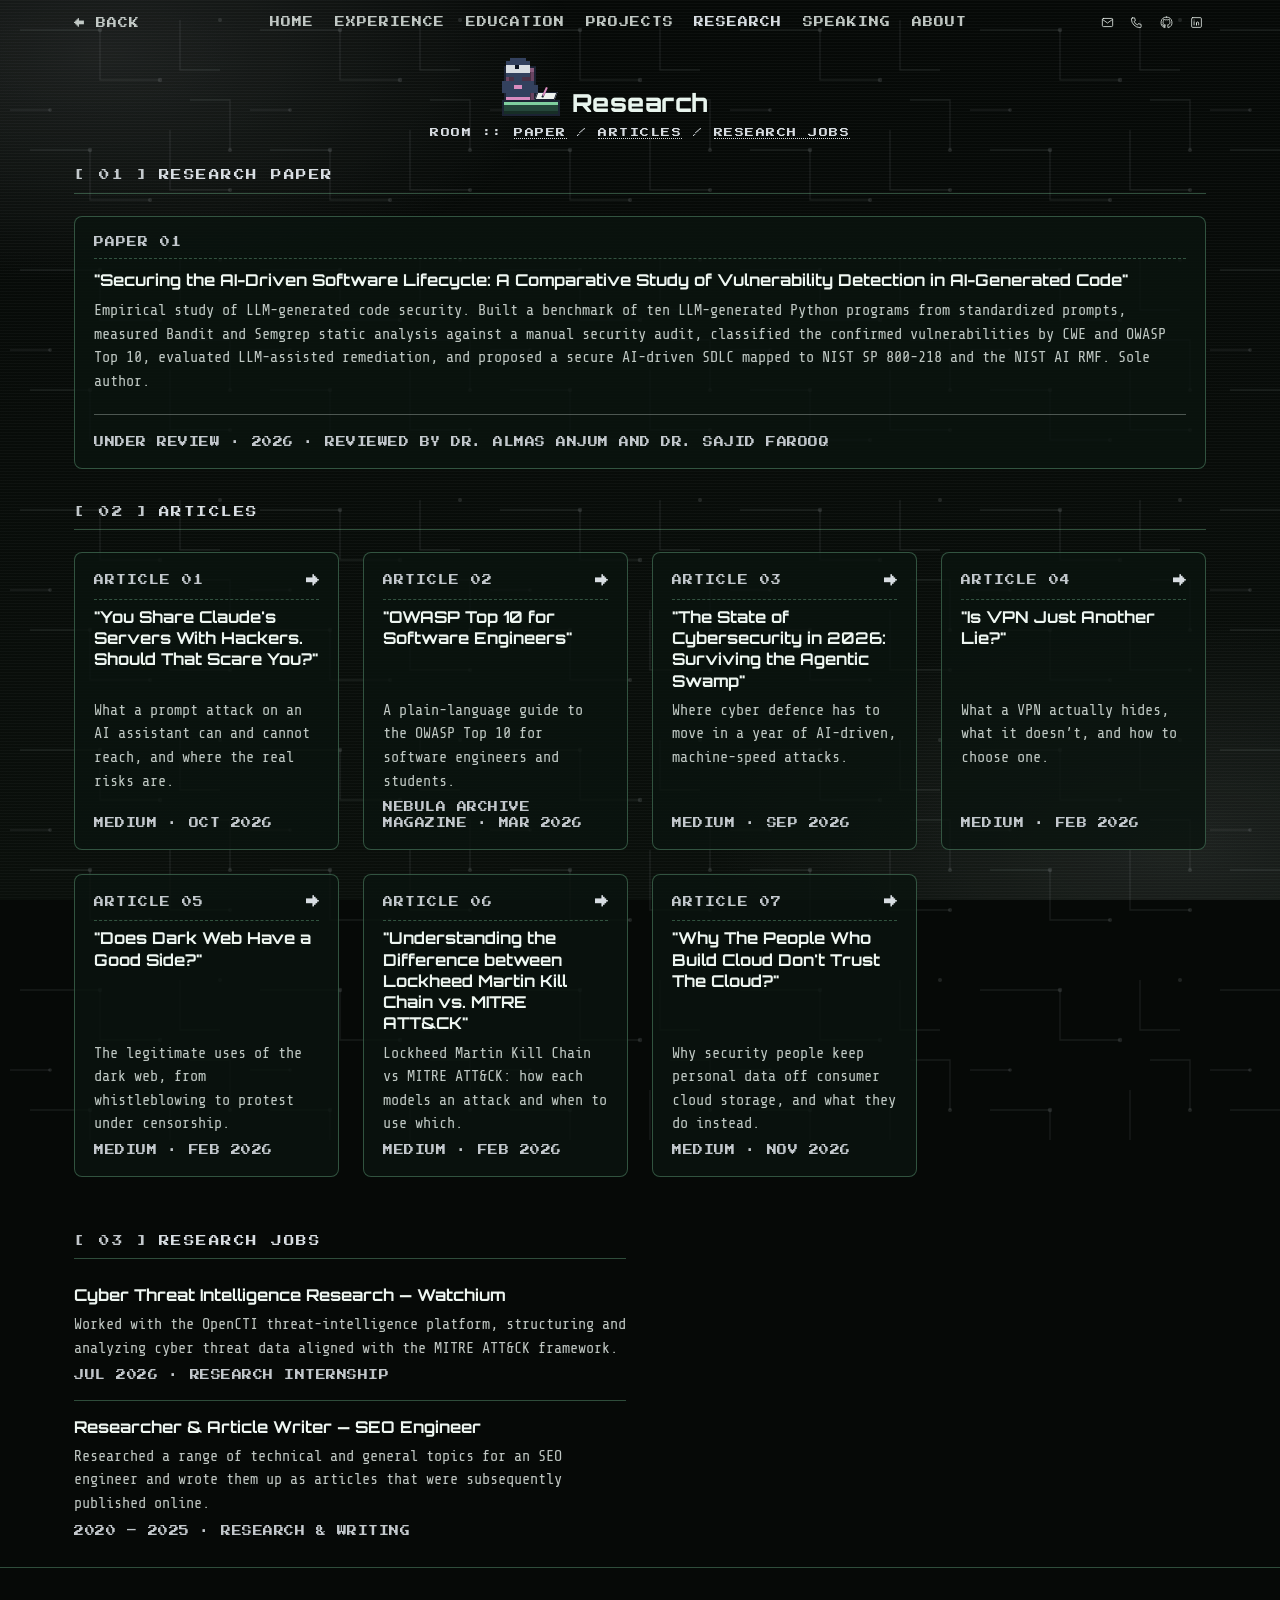
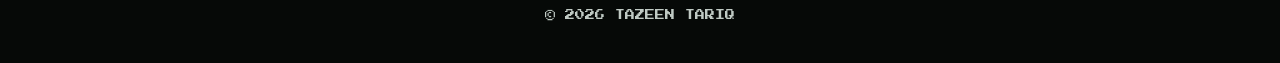
<file: research.html>
<!DOCTYPE html>
<html lang="en">
<head>
<meta charset="UTF-8">
<meta name="viewport" content="width=device-width, initial-scale=1.0">
<title>Research — Tazeen Tariq</title>
<link rel="canonical" href="https://tazeentariqshub.github.io/research.html">
<meta property="og:type" content="website">
<meta property="og:title" content="Research — Tazeen Tariq">
<meta property="og:description" content="Tazeen Tariq — publications, research work, and public speaking.">
<meta property="og:url" content="https://tazeentariqshub.github.io/research.html">
<meta name="author" content="Tazeen Tariq">

<meta name="description" content="Tazeen Tariq — publications, research work, and public speaking.">
<link rel="preconnect" href="https://fonts.googleapis.com">
<link rel="preconnect" href="https://fonts.gstatic.com" crossorigin>
<link href="https://fonts.googleapis.com/css2?family=Orbitron:wght@600;700;800&family=Press+Start+2P&family=Share+Tech+Mono&family=VT323&display=swap" rel="stylesheet">
<link rel="icon" type="image/svg+xml" href="favicon.svg">
<link rel="stylesheet" href="style.css?v=20261127w">
</head>
<body class="theme-mono page-research">

<div class="bg-particles" aria-hidden="true">
  <span style="top:15%; left:6%; animation-duration:14s; animation-delay:0s"></span>
  <span style="top:32%; left:18%; animation-duration:18s; animation-delay:2s"></span>
  <span style="top:60%; left:10%; animation-duration:16s; animation-delay:5s"></span>
  <span style="top:78%; left:25%; animation-duration:20s; animation-delay:1s"></span>
  <span style="top:20%; left:45%; animation-duration:15s; animation-delay:4s"></span>
  <span style="top:50%; left:60%; animation-duration:19s; animation-delay:7s"></span>
  <span style="top:75%; left:72%; animation-duration:17s; animation-delay:3s"></span>
  <span style="top:12%; left:85%; animation-duration:22s; animation-delay:6s"></span>
  <span style="top:45%; left:92%; animation-duration:13s; animation-delay:9s"></span>
  <span style="top:85%; left:50%; animation-duration:21s; animation-delay:10s"></span>
</div>

<div class="page-topbar">
  <button class="page-back" id="pageBack" type="button">&larr; BACK</button>
  <nav class="page-nav" aria-label="Site sections">
    <a href="index.html">HOME</a>
    <a href="experience.html">EXPERIENCE</a>
    <a href="education.html">EDUCATION</a>
    <a href="projects.html">PROJECTS</a>
    <a href="research.html" class="is-current">RESEARCH</a>
    <a href="speaking.html">SPEAKING</a>
    <a href="about.html">ABOUT</a>
  </nav>
  <span class="topbar-contact">
    <a href="mailto:Tazeentfk5@gmail.com" aria-label="Email">
      <svg viewBox="0 0 24 24" fill="none" stroke="currentColor" stroke-width="1.8" stroke-linecap="round" stroke-linejoin="round"><rect x="2.5" y="4.5" width="19" height="15" rx="2"/><path d="m3 6.5 9 6.5 9-6.5"/></svg>
    </a>
    <a href="tel:+923124205931" aria-label="Phone">
      <svg viewBox="0 0 24 24" fill="none" stroke="currentColor" stroke-width="1.8" stroke-linecap="round" stroke-linejoin="round"><path d="M4.5 3.5h4l1.5 5-2.5 1.5a11 11 0 0 0 6.5 6.5l1.5-2.5 5 1.5v4a2 2 0 0 1-2 2A16.5 16.5 0 0 1 2.5 5.5a2 2 0 0 1 2-2Z"/></svg>
    </a>
    <a href="https://github.com/tazeentariqshub" target="_blank" rel="noopener" aria-label="GitHub">
      <svg viewBox="0 0 24 24" fill="none" stroke="currentColor" stroke-width="1.8" stroke-linecap="round" stroke-linejoin="round"><path d="M12 2a10 10 0 0 0-3.16 19.49c.5.09.68-.22.68-.48v-1.7c-2.78.6-3.37-1.34-3.37-1.34-.46-1.16-1.11-1.47-1.11-1.47-.91-.62.07-.6.07-.6 1 .07 1.53 1.03 1.53 1.03.89 1.52 2.34 1.08 2.91.83.09-.65.35-1.08.63-1.33-2.22-.25-4.56-1.11-4.56-4.94 0-1.09.39-1.99 1.03-2.69-.1-.25-.45-1.27.1-2.64 0 0 .84-.27 2.75 1.02a9.5 9.5 0 0 1 5 0c1.91-1.29 2.75-1.02 2.75-1.02.55 1.37.2 2.39.1 2.64.64.7 1.03 1.6 1.03 2.69 0 3.84-2.34 4.68-4.57 4.93.36.31.68.92.68 1.85v2.74c0 .27.18.58.69.48A10 10 0 0 0 12 2Z"/></svg>
    </a>
    <a href="https://www.linkedin.com/in/tazeen-tariq-135b37228" target="_blank" rel="noopener" aria-label="LinkedIn">
      <svg viewBox="0 0 24 24" fill="none" stroke="currentColor" stroke-width="1.8" stroke-linecap="round" stroke-linejoin="round"><rect x="3" y="3" width="18" height="18" rx="2"/><path d="M7.5 10.5v6M7.5 7.5v.01M12 16.5v-3.5c0-1.1.7-2 2-2s2 .9 2 2v3.5M12 13v3.5"/></svg>
    </a>
  </span>
</div>

<div class="char-follow" id="charFollow">
  <div class="char-stage char-sm" id="charStage">
    <span class="char-speech" id="charSpeech" aria-hidden="true">HI!</span>
    <div class="char-lean" id="charLean">
      <div class="char-head" id="charHead">
        <span class="char-eye" id="charEye"></span>
      </div>
      <div class="char-torso"></div>
      <div class="char-arm-r" id="charArmR"></div>
      <div class="char-legs" id="charLegs"></div>
    </div>
  </div>
</div>

<div class="page-hero">
  <h1 class="page-title">Research</h1>
  <p class="page-subtitle">ROOM :: <a href="#publications">PAPER</a> / <a href="#articles">ARTICLES</a> / <a href="#research-work">RESEARCH JOBS</a></p>
</div>

<main>

  <section class="section" id="publications">
    <div class="plain">
      <div class="plain-header">
        <span class="win-title"><span class="win-idx">[ 01 ]</span>RESEARCH PAPER</span>
      </div>
      <div class="plain-body">
        <div class="proj-grid">

          <div class="proj-item">
            <div class="proj-item-head"><span class="proj-item-idx">PAPER 01</span></div>
            <p class="project-title">"Securing the AI-Driven Software Lifecycle: A Comparative Study of Vulnerability Detection in AI-Generated Code"</p>
            <p class="project-desc">Empirical study of LLM-generated code security. Built a benchmark of ten LLM-generated Python programs from standardized prompts, measured Bandit and Semgrep static analysis against a manual security audit, classified the confirmed vulnerabilities by CWE and OWASP Top 10, evaluated LLM-assisted remediation, and proposed a secure AI-driven SDLC mapped to NIST SP 800-218 and the NIST AI RMF. Sole author.</p>
            <hr style="border:0;border-top:1px solid currentColor;opacity:.3;margin:12px 0">
            <p class="project-stack">UNDER REVIEW &middot; 2026 &middot; REVIEWED BY DR. ALMAS ANJUM AND DR. SAJID FAROOQ</p>
          </div>

          </div>
        </div>
      </div>

      <div class="plain" id="articles">
        <div class="plain-header">
          <span class="win-title"><span class="win-idx">[ 02 ]</span>ARTICLES</span>
        </div>
        <div class="plain-body">
          <div class="proj-grid">
          <a class="proj-item" href="https://medium.com/@tazeentfk5/you-share-claudes-servers-with-hackers-should-that-scare-you-4ac117115dd0" target="_blank" rel="noopener">
            <div class="proj-item-head"><span class="proj-item-idx">ARTICLE 01</span><span class="project-arrow" aria-hidden="true">→</span></div>
            <p class="project-title">"You Share Claude's Servers With Hackers. Should That Scare You?"</p>
            <p class="project-desc">What a prompt attack on an AI assistant can and cannot reach, and where the real risks are.</p>
            <p class="project-stack">MEDIUM &middot; OCT 2026</p>
          </a>

          <a class="proj-item" href="#" id="pubModalTrigger">
            <div class="proj-item-head"><span class="proj-item-idx">ARTICLE 02</span><span class="project-arrow" aria-hidden="true">→</span></div>
            <p class="project-title">"OWASP Top 10 for Software Engineers"</p>
            <p class="project-desc">A plain-language guide to the OWASP Top 10 for software engineers and students.</p>
            <p class="project-stack">NEBULA ARCHIVE MAGAZINE &middot; MAR 2026</p>
          </a>

          <a class="proj-item" href="https://medium.com/@tazeentfk5/the-state-of-cybersecurity-in-2026-surviving-the-agentic-swamp-44941b9227cb?sharedUserId=tazeentfk5" target="_blank" rel="noopener">
            <div class="proj-item-head"><span class="proj-item-idx">ARTICLE 03</span><span class="project-arrow" aria-hidden="true">→</span></div>
            <p class="project-title">"The State of Cybersecurity in 2026: Surviving the Agentic Swamp"</p>
            <p class="project-desc">Where cyber defence has to move in a year of AI-driven, machine-speed attacks.</p>
            <p class="project-stack">MEDIUM &middot; SEP 2026</p>
          </a>

          <a class="proj-item" href="https://medium.com/@tazeentfk5/is-vpn-just-another-lie-608c52c1d7f1?sharedUserId=tazeentfk5" target="_blank" rel="noopener">
            <div class="proj-item-head"><span class="proj-item-idx">ARTICLE 04</span><span class="project-arrow" aria-hidden="true">→</span></div>
            <p class="project-title">"Is VPN Just Another Lie?"</p>
            <p class="project-desc">What a VPN actually hides, what it doesn&rsquo;t, and how to choose one.</p>
            <p class="project-stack">MEDIUM &middot; FEB 2026</p>
          </a>

          <a class="proj-item" href="https://medium.com/@tazeentfk5/does-dark-web-have-a-good-side-9b2a2e6a8c80?sharedUserId=tazeentfk5" target="_blank" rel="noopener">
            <div class="proj-item-head"><span class="proj-item-idx">ARTICLE 05</span><span class="project-arrow" aria-hidden="true">→</span></div>
            <p class="project-title">"Does Dark Web Have a Good Side?"</p>
            <p class="project-desc">The legitimate uses of the dark web, from whistleblowing to protest under censorship.</p>
            <p class="project-stack">MEDIUM &middot; FEB 2026</p>
          </a>

          <a class="proj-item" href="https://medium.com/@tazeentfk5/understanding-the-difference-between-lockheed-martin-kill-chain-vs-mitre-att-ck-faaecba2305e?sharedUserId=tazeentfk5" target="_blank" rel="noopener">
            <div class="proj-item-head"><span class="proj-item-idx">ARTICLE 06</span><span class="project-arrow" aria-hidden="true">→</span></div>
            <p class="project-title">"Understanding the Difference between Lockheed Martin Kill Chain vs. MITRE ATT&amp;CK"</p>
            <p class="project-desc">Lockheed Martin Kill Chain vs MITRE ATT&amp;CK: how each models an attack and when to use which.</p>
            <p class="project-stack">MEDIUM &middot; FEB 2026</p>
          </a>

          <a class="proj-item" href="https://medium.com/@tazeentfk5/why-the-people-who-build-cloud-dont-trust-the-cloud-25d9130a544c" target="_blank" rel="noopener">
            <div class="proj-item-head"><span class="proj-item-idx">ARTICLE 07</span><span class="project-arrow" aria-hidden="true">&rarr;</span></div>
            <p class="project-title">"Why The People Who Build Cloud Don't Trust The Cloud?"</p>
            <p class="project-desc">Why security people keep personal data off consumer cloud storage, and what they do instead.</p>
            <p class="project-stack">MEDIUM &middot; NOV 2026</p>
          </a>

        </div>
      </div>
    </div>
  </section>

  <section class="section">
    <div class="exp-cert-row">

      <div class="plain" id="research-work">
        <div class="plain-header">
          <span class="win-title"><span class="win-idx">[ 03 ]</span>RESEARCH JOBS</span>
        </div>
        <div class="plain-body">
          <div class="win-entry">
            <p class="project-title">Cyber Threat Intelligence Research — Watchium</p>
            <p class="project-desc">Worked with the OpenCTI threat-intelligence platform, structuring and analyzing cyber threat data aligned with the MITRE ATT&amp;CK framework.</p>
            <p class="project-stack">JUL 2026 &middot; RESEARCH INTERNSHIP</p>
          </div>
          <div class="win-entry">
            <p class="project-title">Researcher &amp; Article Writer — SEO Engineer</p>
            <p class="project-desc">Researched a range of technical and general topics for an SEO engineer and wrote them up as articles that were subsequently published online.</p>
            <p class="project-stack">2020 &ndash; 2025 &middot; RESEARCH &amp; WRITING</p>
          </div>
        </div>
      </div>

    </div>
  </section>

</main>

<div class="pub-modal" id="pubModal" aria-hidden="true">
  <div class="pub-modal-backdrop" id="pubModalBackdrop"></div>
  <div class="pub-modal-dialog win" role="dialog" aria-modal="true" aria-labelledby="pubModalTitle">
    <div class="win-header">
      <span class="win-title" id="pubModalTitle"><span class="win-idx">[ ? ]</span>CHOOSE A READER</span>
      <button class="pub-modal-close" id="pubModalClose" type="button" aria-label="Close">&times;</button>
    </div>
    <div class="win-body">
      <p class="section-intro">"OWASP Top 10 for Software Engineers" is available on two platforms:</p>
      <div class="pub-choice-list">
        <a class="pub-choice" href="https://www.amazon.com/dp/B0DVLS5161" target="_blank" rel="noopener">
          <span>
            <span class="pub-choice-name">Amazon Kindle</span><br>
            <span class="pub-choice-sub">Read the ebook edition</span>
          </span>
          <span class="pub-choice-arrow" aria-hidden="true">→</span>
        </a>
        <a class="pub-choice" href="https://heyzine.com/flip-book/0312935f8c.html" target="_blank" rel="noopener">
          <span>
            <span class="pub-choice-name">Heyzine</span><br>
            <span class="pub-choice-sub">Read the flipbook edition</span>
          </span>
          <span class="pub-choice-arrow" aria-hidden="true">→</span>
        </a>
      </div>
    </div>
  </div>
</div>

<footer class="footer">
  <p>&copy; <span id="year"></span> TAZEEN TARIQ</p>
</footer>

<div class="pixel-transition is-active" id="pixelTransition" aria-hidden="true"></div>

<script src="script.js?v=20261127w"></script>
</body>
</html>
</file>
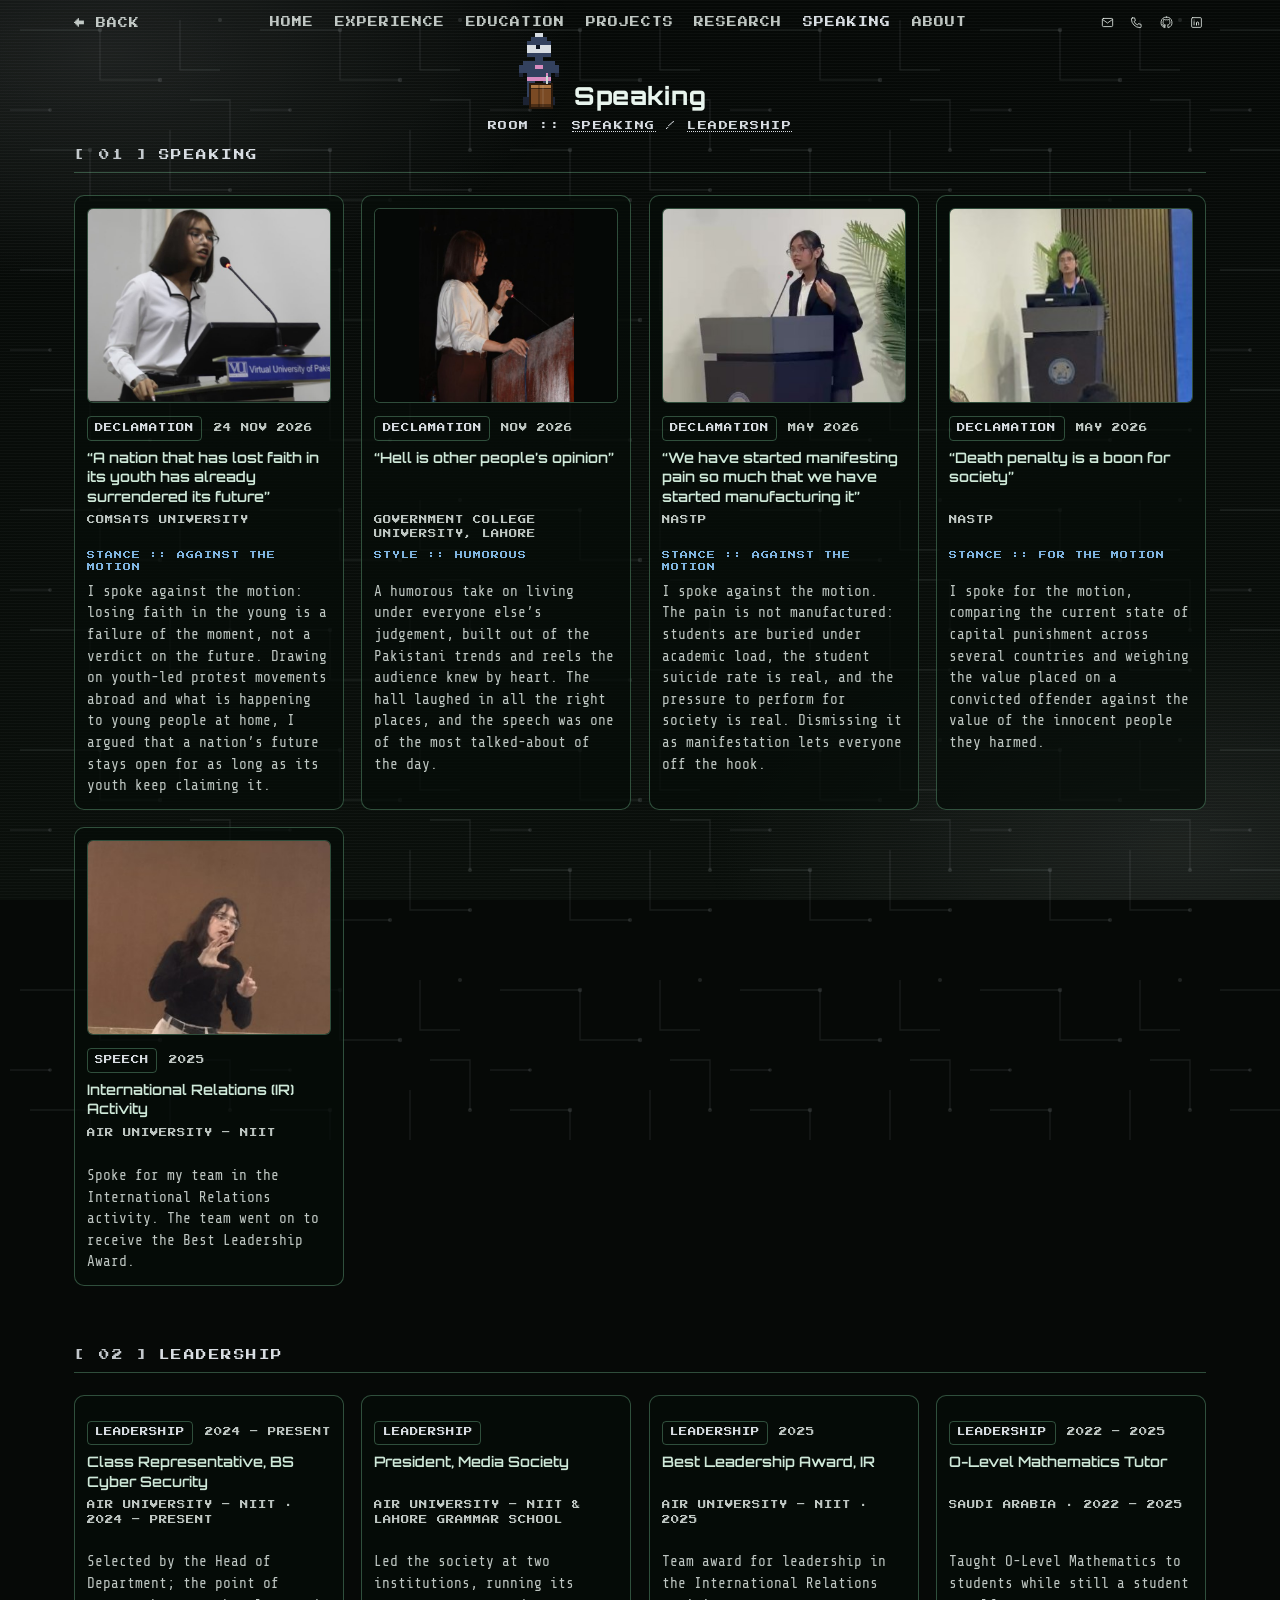
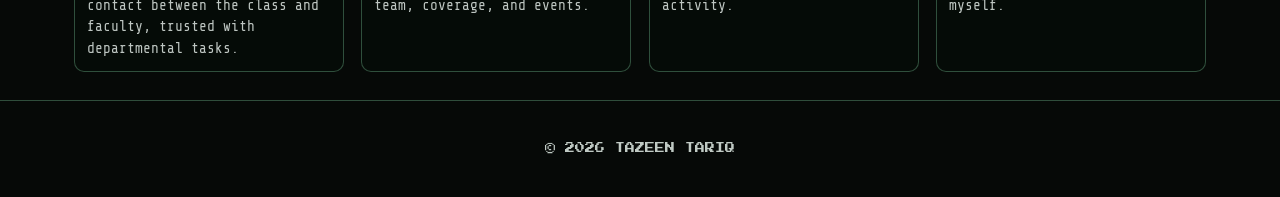
<file: speaking.html>
<!DOCTYPE html>
<html lang="en">
<head>
<meta charset="UTF-8">
<meta name="viewport" content="width=device-width, initial-scale=1.0">
<title>Speaking &amp; Leadership — Tazeen Tariq</title>
<link rel="canonical" href="https://tazeentariqshub.github.io/speaking.html">
<meta property="og:type" content="website">
<meta property="og:title" content="Speaking &amp; Leadership — Tazeen Tariq">
<meta property="og:description" content="Public speaking record of Tazeen Tariq: declamation contests at NASTP, GCU Lahore and COMSATS, seminars hosted at Air University – NIIT, and welcome ceremonies.">
<meta property="og:url" content="https://tazeentariqshub.github.io/speaking.html">
<meta name="author" content="Tazeen Tariq">

<meta name="description" content="Public speaking record of Tazeen Tariq: declamation contests at NASTP, GCU Lahore and COMSATS, seminars hosted at Air University – NIIT, and welcome ceremonies.">
<link rel="preconnect" href="https://fonts.googleapis.com">
<link rel="preconnect" href="https://fonts.gstatic.com" crossorigin>
<link href="https://fonts.googleapis.com/css2?family=Orbitron:wght@600;700;800&family=Press+Start+2P&family=Share+Tech+Mono&family=VT323&display=swap" rel="stylesheet">
<link rel="icon" type="image/svg+xml" href="favicon.svg">
<link rel="stylesheet" href="style.css?v=20261127w">
</head>
<body class="theme-mono page-speaking">

<div class="bg-particles" aria-hidden="true">
  <span style="top:15%; left:6%; animation-duration:14s; animation-delay:0s"></span>
  <span style="top:32%; left:18%; animation-duration:18s; animation-delay:2s"></span>
  <span style="top:60%; left:10%; animation-duration:16s; animation-delay:5s"></span>
  <span style="top:78%; left:25%; animation-duration:20s; animation-delay:1s"></span>
  <span style="top:20%; left:45%; animation-duration:15s; animation-delay:4s"></span>
  <span style="top:50%; left:60%; animation-duration:19s; animation-delay:7s"></span>
  <span style="top:75%; left:72%; animation-duration:17s; animation-delay:3s"></span>
  <span style="top:12%; left:85%; animation-duration:22s; animation-delay:6s"></span>
  <span style="top:45%; left:92%; animation-duration:13s; animation-delay:9s"></span>
  <span style="top:85%; left:50%; animation-duration:21s; animation-delay:10s"></span>
</div>

<div class="page-topbar">
  <button class="page-back" id="pageBack" type="button">&larr; BACK</button>
  <nav class="page-nav" aria-label="Site sections">
    <a href="index.html">HOME</a>
    <a href="experience.html">EXPERIENCE</a>
    <a href="education.html">EDUCATION</a>
    <a href="projects.html">PROJECTS</a>
    <a href="research.html">RESEARCH</a>
    <a href="speaking.html" class="is-current">SPEAKING</a>
    <a href="about.html">ABOUT</a>
  </nav>
  <span class="topbar-contact">
    <a href="mailto:Tazeentfk5@gmail.com" aria-label="Email">
      <svg viewBox="0 0 24 24" fill="none" stroke="currentColor" stroke-width="1.8" stroke-linecap="round" stroke-linejoin="round"><rect x="2.5" y="4.5" width="19" height="15" rx="2"/><path d="m3 6.5 9 6.5 9-6.5"/></svg>
    </a>
    <a href="tel:+923124205931" aria-label="Phone">
      <svg viewBox="0 0 24 24" fill="none" stroke="currentColor" stroke-width="1.8" stroke-linecap="round" stroke-linejoin="round"><path d="M4.5 3.5h4l1.5 5-2.5 1.5a11 11 0 0 0 6.5 6.5l1.5-2.5 5 1.5v4a2 2 0 0 1-2 2A16.5 16.5 0 0 1 2.5 5.5a2 2 0 0 1 2-2Z"/></svg>
    </a>
    <a href="https://github.com/tazeentariqshub" target="_blank" rel="noopener" aria-label="GitHub">
      <svg viewBox="0 0 24 24" fill="none" stroke="currentColor" stroke-width="1.8" stroke-linecap="round" stroke-linejoin="round"><path d="M12 2a10 10 0 0 0-3.16 19.49c.5.09.68-.22.68-.48v-1.7c-2.78.6-3.37-1.34-3.37-1.34-.46-1.16-1.11-1.47-1.11-1.47-.91-.62.07-.6.07-.6 1 .07 1.53 1.03 1.53 1.03.89 1.52 2.34 1.08 2.91.83.09-.65.35-1.08.63-1.33-2.22-.25-4.56-1.11-4.56-4.94 0-1.09.39-1.99 1.03-2.69-.1-.25-.45-1.27.1-2.64 0 0 .84-.27 2.75 1.02a9.5 9.5 0 0 1 5 0c1.91-1.29 2.75-1.02 2.75-1.02.55 1.37.2 2.39.1 2.64.64.7 1.03 1.6 1.03 2.69 0 3.84-2.34 4.68-4.57 4.93.36.31.68.92.68 1.85v2.74c0 .27.18.58.69.48A10 10 0 0 0 12 2Z"/></svg>
    </a>
    <a href="https://www.linkedin.com/in/tazeen-tariq-135b37228" target="_blank" rel="noopener" aria-label="LinkedIn">
      <svg viewBox="0 0 24 24" fill="none" stroke="currentColor" stroke-width="1.8" stroke-linecap="round" stroke-linejoin="round"><rect x="3" y="3" width="18" height="18" rx="2"/><path d="M7.5 10.5v6M7.5 7.5v.01M12 16.5v-3.5c0-1.1.7-2 2-2s2 .9 2 2v3.5M12 13v3.5"/></svg>
    </a>
  </span>
</div>

<div class="char-follow" id="charFollow">
  <div class="char-stage char-sm" id="charStage">
    <span class="char-speech" id="charSpeech" aria-hidden="true">HI!</span>
    <div class="char-lean" id="charLean">
      <div class="char-head" id="charHead">
        <span class="char-eye" id="charEye"></span>
      </div>
      <div class="char-torso"></div>
      <div class="char-arm-r" id="charArmR"></div>
      <div class="char-legs" id="charLegs"></div>
    </div>
  </div>
</div>

<div class="page-hero">
  <h1 class="page-title">Speaking</h1>
  <p class="page-subtitle">ROOM :: <a href="#declamations">SPEAKING</a> / <a href="#leadership">LEADERSHIP</a></p>
</div>

<main>
  <section class="section section-tight" id="speaking">
    <div class="talk-stack">
      <div class="plain" id="declamations">
        <div class="plain-header">
          <span class="win-title"><span class="win-idx">[ 01 ]</span>SPEAKING</span>
        </div>
        <div class="plain-body">
          <div class="talk-list">
          <article class="talk">
            <div class="talk-photo"><img src="speaking/comsats-2026.jpg" alt="Tazeen Tariq speaking at the declamation contest, 24 November 2026" loading="lazy"></div>
            <div class="talk-body">
              <p class="talk-meta"><span class="talk-tag">DECLAMATION</span><span class="talk-date">24 NOV 2026</span></p>
              <h3 class="talk-topic">&ldquo;A nation that has lost faith in its youth has already surrendered its future&rdquo;</h3>
              <p class="talk-event">COMSATS UNIVERSITY</p>
              <p class="talk-stance">STANCE :: AGAINST THE MOTION</p>
              <p class="talk-desc">I spoke against the motion: losing faith in the young is a failure of the moment, not a verdict on the future. Drawing on youth-led protest movements abroad and what is happening to young people at home, I argued that a nation&rsquo;s future stays open for as long as its youth keep claiming it.</p>
            </div>
          </article>
          <article class="talk">
            <div class="talk-photo is-contain"><img src="speaking/gcu-2026.jpg" alt="Tazeen Tariq speaking at GOVERNMENT COLLEGE UNIVERSITY, LAHORE &middot; DECLAMATION CONTEST" loading="lazy"></div>
            <div class="talk-body">
              <p class="talk-meta"><span class="talk-tag">DECLAMATION</span><span class="talk-date">NOV 2026</span></p>
              <h3 class="talk-topic">&ldquo;Hell is other people&rsquo;s opinion&rdquo;</h3>
              <p class="talk-event">GOVERNMENT COLLEGE UNIVERSITY, LAHORE</p>
              <p class="talk-stance">STYLE :: HUMOROUS</p>
              <p class="talk-desc">A humorous take on living under everyone else&rsquo;s judgement, built out of the Pakistani trends and reels the audience knew by heart. The hall laughed in all the right places, and the speech was one of the most talked-about of the day.</p>
            </div>
          </article>
          <article class="talk">
            <div class="talk-photo"><img src="speaking/nastp-day2-2026.jpg" alt="Tazeen Tariq speaking at the NASTP declamation contest" loading="lazy"></div>
            <div class="talk-body">
              <p class="talk-meta"><span class="talk-tag">DECLAMATION</span><span class="talk-date">MAY 2026</span></p>
              <h3 class="talk-topic">&ldquo;We have started manifesting pain so much that we have started manufacturing it&rdquo;</h3>
              <p class="talk-event">NASTP</p>
              <p class="talk-stance">STANCE :: AGAINST THE MOTION</p>
              <p class="talk-desc">I spoke against the motion. The pain is not manufactured: students are buried under academic load, the student suicide rate is real, and the pressure to perform for society is real. Dismissing it as manifestation lets everyone off the hook.</p>
            </div>
          </article>
          <article class="talk">
            <div class="talk-photo"><img src="speaking/nastp-day1-2026.jpg" alt="Tazeen Tariq speaking at the NASTP declamation contest" loading="lazy"></div>
            <div class="talk-body">
              <p class="talk-meta"><span class="talk-tag">DECLAMATION</span><span class="talk-date">MAY 2026</span></p>
              <h3 class="talk-topic">&ldquo;Death penalty is a boon for society&rdquo;</h3>
              <p class="talk-event">NASTP</p>
              <p class="talk-stance">STANCE :: FOR THE MOTION</p>
              <p class="talk-desc">I spoke for the motion, comparing the current state of capital punishment across several countries and weighing the value placed on a convicted offender against the value of the innocent people they harmed.</p>
            </div>
          </article>
          <article class="talk">
            <div class="talk-photo"><img src="speaking/ir-2025.jpg" alt="Tazeen Tariq speaking at the International Relations activity, Air University – NIIT" loading="lazy"></div>
            <div class="talk-body">
              <p class="talk-meta"><span class="talk-tag">SPEECH</span><span class="talk-date">2025</span></p>
              <h3 class="talk-topic">International Relations (IR) Activity</h3>
              <p class="talk-event">AIR UNIVERSITY &ndash; NIIT</p>
              
              <p class="talk-desc">Spoke for my team in the International Relations activity. The team went on to receive the Best Leadership Award.</p>
            </div>
          </article>
          </div>
        </div>
      </div>

      <div class="plain" id="leadership">
        <div class="plain-header">
          <span class="win-title"><span class="win-idx">[ 02 ]</span>LEADERSHIP</span>
        </div>
        <div class="plain-body">
          <div class="talk-list">
          <article class="talk talk-nophoto">
            <div class="talk-body">
              <p class="talk-meta"><span class="talk-tag">LEADERSHIP</span><span class="talk-date">2024 &ndash; PRESENT</span></p>
              <h3 class="talk-topic">Class Representative, BS Cyber Security</h3>
              <p class="talk-event">AIR UNIVERSITY &ndash; NIIT &middot; 2024 &ndash; PRESENT</p>
              <p class="talk-desc">Selected by the Head of Department; the point of contact between the class and faculty, trusted with departmental tasks.</p>
            </div>
          </article>
          <article class="talk talk-nophoto">
            <div class="talk-body">
              <p class="talk-meta"><span class="talk-tag">LEADERSHIP</span></p>
              <h3 class="talk-topic">President, Media Society</h3>
              <p class="talk-event">AIR UNIVERSITY &ndash; NIIT &amp; LAHORE GRAMMAR SCHOOL</p>
              <p class="talk-desc">Led the society at two institutions, running its team, coverage, and events.</p>
            </div>
          </article>
          <article class="talk talk-nophoto">
            <div class="talk-body">
              <p class="talk-meta"><span class="talk-tag">LEADERSHIP</span><span class="talk-date">2025</span></p>
              <h3 class="talk-topic">Best Leadership Award, IR</h3>
              <p class="talk-event">AIR UNIVERSITY &ndash; NIIT &middot; 2025</p>
              <p class="talk-desc">Team award for leadership in the International Relations activity.</p>
            </div>
          </article>
          <article class="talk talk-nophoto">
            <div class="talk-body">
              <p class="talk-meta"><span class="talk-tag">LEADERSHIP</span><span class="talk-date">2022 &ndash; 2025</span></p>
              <h3 class="talk-topic">O-Level Mathematics Tutor</h3>
              <p class="talk-event">SAUDI ARABIA &middot; 2022 &ndash; 2025</p>
              <p class="talk-desc">Taught O-Level Mathematics to students while still a student myself.</p>
            </div>
          </article>
          </div>
        </div>
      </div>

    </div>
  </section>
</main>

<footer class="footer">
  <p>&copy; <span id="year"></span> TAZEEN TARIQ</p>
</footer>

<div class="pixel-transition is-active" id="pixelTransition" aria-hidden="true"></div>

<script src="script.js?v=20261127w"></script>
</body>
</html>
</file>
<file: style.css>
:root {
  --blue-light: #eaf6ff;
  --blue: #d3edff;
  --blue-deep: #9fd8ff;
  --blue-ink: #2d5a8c;
  --pink-light: #ffe6f5;
  --pink: #ffb8e6;
  --pink-hot: #d98cbf;
  --white: #ffffff;
  --ink: #e9f5ee;
  --ink-dim: rgba(233, 245, 238, 0.82);
  --chrome-1: #ffffff;
  --chrome-2: #cfe0f5;
  --chrome-3: #9db3d6;
  --line: rgba(120, 130, 180, 0.25);
  --pixel: 'Press Start 2P', monospace;
  --mono: 'Share Tech Mono', 'VT323', monospace;
  --robo: 'Orbitron', sans-serif;
  --shadow-pop: 4px 4px 0 rgba(44, 37, 64, 0.18);
  --page-bg-1: #060907;
  --page-bg-2: #0a0f0b;
  --dossier-bg: #0a1220;
  --dossier-bg-2: #0f1c30;
  --dossier-line: rgba(var(--dossier-accent-rgb), 0.35);
  --dossier-line-bright: #cfe9d9;
  --dossier-text: #eef6f1;
  --dossier-text-dim: rgba(238, 246, 241, 0.8);
  --dossier-accent: #7fcf9f;
  --dossier-accent-rgb: 127, 207, 159;
  --win-header-bg: rgba(6, 14, 10, 0.92);
  --win-body-bg: rgba(10, 20, 15, 0.88);
  --sys-ink: #241c38;
  --sys-ink-dim: rgba(36, 28, 56, 0.8);
  --pink-text: #a8367d;
}

* { margin: 0; padding: 0; box-sizing: border-box; }

html {
  scroll-behavior: smooth;
  background: var(--page-bg-1);
}

body {
  background: linear-gradient(180deg, var(--page-bg-1) 0%, var(--page-bg-2) 100%);
  background-attachment: fixed;
  color: var(--ink);
  font-family: var(--mono);
  font-size: 0.95rem;
  line-height: 1.55;
  overflow-x: hidden;
  position: relative;
}

/* Animated circuit-trace pattern — slowly drifts across the page,
   replacing the old flat grid + film-grain backdrop */
body::before {
  content: '';
  position: fixed;
  inset: -240px;
  z-index: 0;
  pointer-events: none;
  opacity: 0.7;
  background-image: url("data:image/svg+xml,%3Csvg xmlns='http://www.w3.org/2000/svg' width='240' height='240'%3E%3Cg fill='none' stroke='%237fcf9f' stroke-width='1.4' opacity='0.12'%3E%3Cpath d='M20 30 H100 V80 H160'/%3E%3Cpath d='M180 20 V70 H220'/%3E%3Cpath d='M30 150 H90 V200 H150'/%3E%3Cpath d='M170 130 V190 H230'/%3E%3Cpath d='M10 110 H50'/%3E%3Cpath d='M190 100 H230 V150'/%3E%3C/g%3E%3Cg fill='%237fcf9f' opacity='0.18'%3E%3Ccircle cx='100' cy='30' r='2.2'/%3E%3Ccircle cx='160' cy='80' r='2.2'/%3E%3Ccircle cx='220' cy='20' r='2'/%3E%3Ccircle cx='90' cy='150' r='2.2'/%3E%3Ccircle cx='150' cy='200' r='2'/%3E%3Ccircle cx='230' cy='190' r='2'/%3E%3Ccircle cx='50' cy='110' r='1.8'/%3E%3Ccircle cx='230' cy='150' r='2'/%3E%3C/g%3E%3C/svg%3E");
  background-size: 240px 240px;
  animation: circuitDrift 46s linear infinite;
}
@keyframes circuitDrift {
  from { transform: translate(0, 0); }
  to { transform: translate(-240px, -240px); }
}

/* CRT scanlines + soft green corner glow, fixed behind everything so it
   shows through the tinted glass panels */
body::after {
  content: '';
  position: fixed;
  inset: 0;
  z-index: 0;
  pointer-events: none;
  opacity: 0.8;
  background-image:
    repeating-linear-gradient(rgba(var(--dossier-accent-rgb),0.045) 0 1px, transparent 1px 3px),
    radial-gradient(ellipse 55% 38% at 8% 6%, rgba(var(--dossier-accent-rgb),0.14), transparent 70%),
    radial-gradient(ellipse 55% 38% at 92% 94%, rgba(var(--dossier-accent-rgb),0.12), transparent 70%);
  background-repeat: repeat, no-repeat, no-repeat;
}

/* Drifting particles — small glowing motes rising slowly up the page,
   used on the dark subpages */
.bg-particles {
  position: fixed;
  inset: 0;
  z-index: 0;
  pointer-events: none;
  overflow: hidden;
}
.bg-particles span {
  position: absolute;
  width: 3px;
  height: 3px;
  border-radius: 50%;
  background: var(--dossier-accent);
  box-shadow: 0 0 6px 2px rgba(var(--dossier-accent-rgb),0.6);
  opacity: 0;
  animation: particleDrift linear infinite;
}
.bg-particles span:nth-child(3n) {
  background: var(--pink-hot);
  box-shadow: 0 0 6px 2px rgba(217, 140, 191,0.5);
}
@keyframes particleDrift {
  0% { opacity: 0; transform: translateY(0); }
  12% { opacity: 0.85; }
  88% { opacity: 0.85; }
  100% { opacity: 0; transform: translateY(-140px); }
}

a { color: inherit; text-decoration: none; }
ul { list-style: none; }
dl, dt, dd { margin: 0; }

main, .footer, .navbar { position: relative; z-index: 45; }

/* Pixel-notched panel corners, reused everywhere */
.pixel-border {
  clip-path: polygon(
    0 10px, 10px 10px, 10px 0,
    calc(100% - 10px) 0, calc(100% - 10px) 10px, 100% 10px,
    100% calc(100% - 10px), calc(100% - 10px) calc(100% - 10px), calc(100% - 10px) 100%,
    10px 100%, 10px calc(100% - 10px), 0 calc(100% - 10px)
  );
}

/* Navbar */
.navbar {
  position: fixed;
  top: 1rem; left: 0; right: 0;
  z-index: 100;
  display: flex;
  justify-content: center;
  pointer-events: none;
}
.nav-inner {
  pointer-events: auto;
  max-width: 980px;
  width: calc(100% - 2rem);
  margin: 0 auto;
  padding: 0.55rem 1.4rem;
  display: flex;
  align-items: center;
  justify-content: space-between;
  background: rgba(6, 14, 10, 0.68);
  backdrop-filter: blur(14px);
  -webkit-backdrop-filter: blur(14px);
  border: 1px solid var(--dossier-line);
  border-radius: 999px;
  box-shadow: 0 6px 20px rgba(0,0,0,0.4), 0 0 16px -6px rgba(var(--dossier-accent-rgb),0.35);
}
.logo {
  font-family: var(--robo);
  font-weight: 700;
  font-size: 0.85rem;
  letter-spacing: 2px;
  background: linear-gradient(90deg, var(--dossier-accent), var(--pink-hot));
  -webkit-background-clip: text;
  background-clip: text;
  color: transparent;
}
.nav-links { display: flex; gap: 1.5rem; flex-wrap: wrap; }
.nav-links a {
  font-family: var(--pixel);
  font-size: 0.62rem;
  letter-spacing: 0.5px;
  text-transform: uppercase;
  color: var(--ink-dim);
  transition: color 0.2s;
}
.nav-links a:hover { color: var(--pink-hot); }

.nav-toggle {
  display: none;
  flex-direction: column;
  gap: 5px;
  background: none;
  border: none;
  cursor: pointer;
  padding: 4px;
}
.nav-toggle span { width: 20px; height: 2px; background: var(--ink); border-radius: 1px; }

/* Hero */
.hero {
  position: relative;
  min-height: 100vh;
  display: flex;
  align-items: center;
  justify-content: center;
  padding: 7rem 1.5rem 4rem;
  text-align: center;
  overflow: hidden;
}
.hero-grid-floor {
  position: absolute;
  left: -20%; right: -20%; bottom: 0;
  height: 55%;
  z-index: 0;
  background-image:
    linear-gradient(rgba(var(--dossier-accent-rgb),0.5) 2px, transparent 2px),
    linear-gradient(90deg, rgba(var(--dossier-accent-rgb),0.5) 2px, transparent 2px);
  background-size: 64px 64px;
  transform: perspective(320px) rotateX(62deg);
  transform-origin: bottom;
  opacity: 0.45;
  mask-image: linear-gradient(to top, black, transparent);
  -webkit-mask-image: linear-gradient(to top, black, transparent);
}
.hero-glow {
  position: absolute;
  inset: 0;
  z-index: 0;
  background:
    radial-gradient(ellipse 60% 40% at 30% 15%, rgba(var(--dossier-accent-rgb),0.28), transparent 70%),
    radial-gradient(ellipse 60% 40% at 75% 10%, rgba(217, 140, 191,0.14), transparent 70%);
  pointer-events: none;
}
/* Assembling box grid — fades in left-to-right, breaks apart mid-way */
.hero-box-grid {
  position: absolute;
  inset: 0;
  z-index: 0;
  display: grid;
  grid-template-columns: repeat(var(--cols, 14), 1fr);
  grid-template-rows: repeat(var(--rows, 8), 1fr);
  gap: 6px;
  padding: 2.5rem 1.5rem;
  pointer-events: none;
}
.hero-box {
  border: 1px solid rgba(var(--dossier-accent-rgb),0.45);
  background: linear-gradient(135deg, rgba(var(--dossier-accent-rgb),0.16), rgba(217, 140, 191,0.1));
  opacity: 0;
  transform: translateX(-32px);
  animation: boxAssemble 0.45s ease forwards;
  animation-delay: var(--delay, 0s);
}
@keyframes boxAssemble {
  to { opacity: 1; transform: translateX(0); }
}
.hero-box.breaking {
  animation:
    boxAssemble 0.45s ease forwards var(--delay, 0s),
    boxBreak 2.6s ease-in-out infinite var(--break-delay, 0.6s);
}
@keyframes boxBreak {
  0%, 55% { opacity: 1; transform: translateX(0) scale(1); }
  62% { opacity: 0.1; transform: translateX(8px) scale(0.85); }
  68% { opacity: 0.6; transform: translateX(-5px) scale(1.05); }
  74% { opacity: 0; transform: translateX(10px) scale(0.75); }
  82% { opacity: 0; }
  90% { opacity: 0.7; transform: translateX(-3px) scale(1); }
  100% { opacity: 1; transform: translateX(0) scale(1); }
}
@media (max-width: 700px) {
  .hero-box-grid { padding: 1.2rem 0.6rem; }
}

.hero-inner { position: relative; z-index: 1; max-width: 680px; }

.hero-label {
  font-family: var(--pixel);
  font-size: 0.62rem;
  letter-spacing: 1.5px;
  color: var(--dossier-accent);
  margin-bottom: 1.3rem;
}
.hero-title {
  font-family: var(--robo);
  font-weight: 800;
  font-size: clamp(2.4rem, 8vw, 4.6rem);
  letter-spacing: 3px;
  line-height: 1.1;
  margin-bottom: 1.1rem;
  background: linear-gradient(120deg, var(--chrome-3) 0%, var(--white) 20%, var(--pink-hot) 45%, var(--white) 65%, var(--blue-deep) 85%, var(--chrome-3) 100%);
  background-size: 250% 100%;
  -webkit-background-clip: text;
  background-clip: text;
  color: transparent;
  animation: chromeShine 8s ease-in-out infinite;
  filter: drop-shadow(0 2px 0 rgba(255,255,255,0.9)) drop-shadow(0 6px 18px rgba(159,216,255,0.5));
}
@keyframes chromeShine {
  0%, 100% { background-position: 0% 0; }
  50% { background-position: 100% 0; }
}

.hero-typing {
  display: inline-flex;
  align-items: center;
  gap: 0.5rem;
  font-family: var(--pixel);
  font-size: clamp(0.7rem, 2vw, 0.95rem);
  color: var(--pink-hot);
  background: rgba(10, 20, 15, 0.6);
  backdrop-filter: blur(10px);
  -webkit-backdrop-filter: blur(10px);
  border: 1px solid var(--dossier-line);
  border-radius: 999px;
  padding: 0.7rem 1.3rem;
  margin-bottom: 1.4rem;
  box-shadow: 0 0 18px -6px rgba(var(--dossier-accent-rgb),0.4);
}
.hero-prompt { color: var(--dossier-accent); }
.hero-cursor {
  animation: blinkCursor 0.9s steps(1) infinite;
  color: var(--dossier-accent);
}
@keyframes blinkCursor { 0%, 49% { opacity: 1; } 50%, 100% { opacity: 0; } }

.hero-desc {
  font-family: var(--mono);
  font-size: 1.2rem;
  color: var(--ink);
  max-width: 540px;
  margin: 0 auto 2rem;
}

.hero-actions { display: flex; gap: 1.1rem; justify-content: center; flex-wrap: wrap; }

.btn {
  padding: 0.8rem 1.8rem;
  font-family: var(--pixel);
  font-size: 0.6rem;
  letter-spacing: 1px;
  text-transform: uppercase;
  border-radius: 999px;
  border: 1px solid var(--dossier-line);
  background: rgba(10, 20, 15, 0.55);
  backdrop-filter: blur(8px);
  -webkit-backdrop-filter: blur(8px);
  transition: transform 0.15s, box-shadow 0.15s, border-color 0.15s;
  box-shadow: 0 0 16px -6px rgba(var(--dossier-accent-rgb),0.3);
}
.btn:hover { transform: translateY(-2px); }
.btn:active { transform: translateY(1px); }
.btn-pink { color: var(--pink-hot); border-color: rgba(217, 140, 191,0.5); }
.btn-pink:hover { box-shadow: 0 0 20px -4px rgba(217, 140, 191,0.5); }
.btn-blue { color: var(--dossier-accent); border-color: var(--dossier-line); }
.btn-blue:hover { box-shadow: 0 0 20px -4px rgba(var(--dossier-accent-rgb),0.5); }

/* Sections — each is its own standalone module, spaced apart, not one
   continuous container */
.section {
  position: relative;
  max-width: 1180px;
  margin: 0 auto;
  padding: 1.75rem 1.5rem;
}
.section-title {
  font-family: var(--pixel);
  font-size: clamp(1rem, 2.6vw, 1.4rem);
  letter-spacing: 1px;
  color: var(--ink);
  text-transform: capitalize;
}
.section-intro {
  font-size: 1.05rem;
  color: var(--ink-dim);
  margin-bottom: 1.75rem;
  max-width: 560px;
}

/* Experience + Certifications row — equal-width columns, top-aligned,
   never force-stretched to equal height */
.exp-cert-row {
  display: grid;
  grid-template-columns: 1fr 1fr;
  gap: 1.75rem;
  align-items: start;
}
@media (max-width: 860px) {
  .exp-cert-row { grid-template-columns: 1fr; }
}

/* Window — futuristic pop-up panel: dark header, lighter glass body,
   neon-green border/glow, background stays visible through it */
.win {
  border: 1px solid var(--dossier-line);
  border-radius: 14px;
  overflow: hidden;
  background: var(--win-body-bg);
  backdrop-filter: blur(12px);
  -webkit-backdrop-filter: blur(12px);
  box-shadow: 0 10px 26px rgba(0,0,0,0.4), 0 0 22px -10px rgba(var(--dossier-accent-rgb),0.35);
  transition: border-color 0.25s, box-shadow 0.25s;
}
.win:hover {
  border-color: rgba(var(--dossier-accent-rgb),0.6);
  box-shadow: 0 12px 30px rgba(0,0,0,0.45), 0 0 28px -8px rgba(var(--dossier-accent-rgb),0.45);
}
.win-header {
  min-height: 46px;
  padding: 0 1.5rem;
  display: flex;
  align-items: center;
  justify-content: space-between;
  gap: 1rem;
  background: var(--win-header-bg);
  border-bottom: 1px solid var(--dossier-line);
}
.win-title {
  font-family: var(--pixel);
  font-size: 0.62rem;
  letter-spacing: 1.5px;
  color: var(--dossier-accent);
  display: flex;
  align-items: center;
  gap: 0.6rem;
  white-space: nowrap;
}
.win-title .win-idx { color: var(--dossier-accent); opacity: 0.9; }
.win-dots { display: flex; gap: 6px; flex-shrink: 0; }
.win-dots span { width: 10px; height: 10px; border-radius: 50%; display: block; }
.win-dots .d-green { background: #3ddc73; box-shadow: 0 0 5px 1px rgba(61,220,115,0.65); }
.win-dots .d-yellow { background: #ffd23d; box-shadow: 0 0 5px 1px rgba(255,210,61,0.65); }
.win-dots .d-red { background: #ff5f57; box-shadow: 0 0 5px 1px rgba(255,95,87,0.65); }
.win-body {
  padding: 1.75rem 1.5rem;
  color: var(--dossier-text);
}

.win-entry + .win-entry {
  margin-top: 1.3rem;
  padding-top: 1.3rem;
  border-top: 1px dashed var(--dossier-line);
}

.win-entry .project-title { margin-bottom: 0.45rem; }
.win-entry .project-desc { margin-bottom: 0.5rem; }
.win-entry .project-title + .project-stack { margin-bottom: 0; }

/* Label:value rows, matching the reference dossier readout */
.dossier-rows > div {
  display: flex;
  justify-content: space-between;
  gap: 1rem;
  padding: 0.5rem 0;
  border-bottom: 1px dashed var(--dossier-line);
  font-family: var(--mono);
  font-size: 1.02rem;
}
.dossier-rows > div:last-child { border-bottom: none; }
.dossier-rows dt {
  letter-spacing: 0.5px;
  color: rgba(var(--dossier-accent-rgb),0.8);
  flex-shrink: 0;
}
.dossier-rows dd { color: var(--dossier-text); text-align: right; }
.dossier-rows dd.status-active { color: var(--dossier-accent); }

/* Decorative equalizer / waveform strip, JS-populated */
.dossier-wave {
  display: flex;
  align-items: flex-end;
  gap: 3px;
  height: 24px;
  margin-top: 0.9rem;
  opacity: 0.85;
}
.dossier-wave span {
  flex: 1;
  min-width: 2px;
  background: linear-gradient(180deg, var(--dossier-accent), transparent);
  animation: waveBounce 1.3s ease-in-out infinite;
}
@keyframes waveBounce {
  0%, 100% { transform: scaleY(0.3); }
  50% { transform: scaleY(1); }
}

/* Certifications logo marquee, inside the window body */
.cert-marquee {
  overflow: hidden;
  margin-bottom: 1.5rem;
  border: 1px solid var(--dossier-line);
  border-radius: 10px;
  background: rgba(var(--dossier-accent-rgb),0.05);
  -webkit-mask-image: linear-gradient(to right, transparent, black 8%, black 92%, transparent);
  mask-image: linear-gradient(to right, transparent, black 8%, black 92%, transparent);
}
.cert-marquee-track {
  display: flex;
  gap: 0.8rem;
  width: max-content;
  padding: 0.7rem;
  animation: marqueeScroll 20s linear infinite;
}
.cert-marquee:hover .cert-marquee-track { animation-play-state: paused; }
.cert-logo {
  flex-shrink: 0;
  width: 84px;
  height: 48px;
  display: flex;
  align-items: center;
  justify-content: center;
  background: #fff;
  border-radius: 4px;
  padding: 0.4rem 0.6rem;
}
.cert-logo img { max-width: 100%; max-height: 100%; object-fit: contain; }

@keyframes marqueeScroll { from { transform: translateX(0); } to { transform: translateX(-50%); } }

/* Certifications — two per row instead of one, so the list doesn't eat
   up so much vertical space. Grows naturally with item count either way. */
.cert-list {
  display: grid;
  grid-template-columns: 1fr 1fr;
  gap: 0 1rem;
}
@media (max-width: 480px) {
  .cert-list { grid-template-columns: 1fr; }
}
.cert-row {
  display: flex;
  align-items: center;
  gap: 0.7rem;
  padding: 0.7rem 0.4rem;
  margin: 0 -0.4rem;
  border-bottom: 1px dashed var(--dossier-line);
  border-radius: 6px;
  cursor: pointer;
  transition: background 0.15s, border-color 0.15s;
}
.cert-row:hover { background: rgba(var(--dossier-accent-rgb),0.06); }
.cert-row:nth-last-child(-n+2) { border-bottom: none; }
@media (max-width: 480px) {
  .cert-row:nth-last-child(-n+2) { border-bottom: 1px dashed var(--dossier-line); }
  .cert-row:last-child { border-bottom: none; }
}
.cert-row-arrow {
  margin-left: auto;
  flex-shrink: 0;
  font-family: var(--pixel);
  font-size: 0.75rem;
  color: var(--dossier-accent);
  opacity: 0;
  transform: translateX(-4px);
  transition: opacity 0.15s, transform 0.15s;
}
.cert-row:hover .cert-row-arrow { opacity: 1; transform: translateX(0); }
.cert-check {
  flex-shrink: 0;
  width: 30px; height: 30px;
  border-radius: 50%;
  border: 1px solid var(--dossier-line);
  display: flex;
  align-items: center;
  justify-content: center;
  color: var(--dossier-accent);
  font-size: 0.9rem;
}
.cert-name { font-size: 1.02rem; color: var(--dossier-text); }
.cert-issuer {
  font-family: var(--pixel);
  font-size: 0.62rem;
  letter-spacing: 1px;
  color: var(--dossier-text-dim);
  margin-top: 0.35rem;
}

/* Skills — a grid of boxed text tags instead of a scrolling marquee.
   Boxes glitch individually and often, rotating around the grid. */
.skills-grid {
  display: grid;
  grid-template-columns: repeat(auto-fill, minmax(126px, 1fr));
  gap: 0.4rem;
}
.skill-box {
  border: 1px solid var(--dossier-line);
  border-radius: 7px;
  padding: 0.42rem 0.5rem;
  font-family: var(--pixel);
  font-size: 0.62rem;
  letter-spacing: 0.5px;
  text-align: center;
  line-height: 1.5;
  overflow-wrap: anywhere;
  color: var(--dossier-text);
  background: rgba(var(--dossier-accent-rgb),0.05);
  transition: border-color 0.2s, color 0.2s;
}
.skill-box:hover { border-color: var(--pink-hot); color: var(--pink-hot); }
.skill-box.is-glitching {
  animation: skillBoxGlitch 0.3s steps(2, jump-none);
}
@keyframes skillBoxGlitch {
  0% { transform: translate(0, 0); text-shadow: none; border-color: var(--dossier-line); }
  25% { transform: translate(-3px, 1px); text-shadow: 3px 0 var(--pink-hot), -3px 0 #7fb4e0; color: var(--pink-hot); border-color: var(--pink-hot); box-shadow: 0 0 8px 1px rgba(127, 180, 224,0.5); }
  50% { transform: translate(3px, -1px); text-shadow: -3px 0 #7fb4e0, 3px 0 var(--pink-hot); color: #7fb4e0; border-color: #7fb4e0; box-shadow: 0 0 8px 1px rgba(217, 140, 191,0.5); }
  75% { transform: translate(-2px, 0); text-shadow: 2px 0 var(--pink-hot), -2px 0 #7fb4e0; color: var(--pink-hot); }
  100% { transform: translate(0, 0); text-shadow: none; border-color: var(--dossier-line); box-shadow: none; }
}

/* Education page — a bit more compact so it fits without scrolling */
#education .win-body,
#skills .win-body {
  padding: 1.3rem 1.3rem;
}
#education .dossier-rows > div { padding: 0.4rem 0; }
.page-compact .section { padding: 1.6rem 1.5rem 1.1rem; }
.page-compact .exp-cert-row,
.page-compact .edu-skills-col { gap: 1.1rem; }
.page-compact .page-hero { padding-bottom: 0.2rem; }

/* Left column on Education — stacks the Education + Skills windows */
.edu-skills-col {
  display: flex;
  flex-direction: column;
  gap: 1.75rem;
}

/* Education — photo panel + meta panel inside one window body */
.edu-grid {
  display: grid;
  grid-template-columns: minmax(200px, 1fr) minmax(280px, 1.5fr);
  gap: 1.5rem;
  align-items: stretch;
}
@media (max-width: 700px) { .edu-grid { grid-template-columns: 1fr; } }

.edu-scan-box {
  position: relative;
  min-height: 220px;
  height: 100%;
  border: 1px solid var(--dossier-line);
  border-radius: 10px;
  overflow: hidden;
  display: flex;
  align-items: center;
  justify-content: center;
  text-align: center;
  background:
    repeating-linear-gradient(0deg, rgba(216,255,233,0.06) 0 2px, transparent 2px 4px),
    radial-gradient(circle at 32% 28%, rgba(var(--dossier-accent-rgb),0.18), transparent 60%),
    rgba(var(--dossier-accent-rgb),0.04);
}
.edu-scan-box::before {
  content: '';
  position: absolute;
  inset: 0;
  opacity: 0.3;
  mix-blend-mode: screen;
  background-image: url("data:image/svg+xml,%3Csvg xmlns='http://www.w3.org/2000/svg' width='120' height='120'%3E%3Cfilter id='n'%3E%3CfeTurbulence type='fractalNoise' baseFrequency='0.9' numOctaves='2' stitchTiles='stitch'/%3E%3C/filter%3E%3Crect width='100%25' height='100%25' filter='url(%23n)'/%3E%3C/svg%3E");
}
.edu-scan-box img {
  position: relative;
  z-index: 1;
  display: block;
  width: 100%;
  height: 100%;
  min-height: 220px;
  object-fit: cover;
}
.edu-scan-label {
  position: relative;
  z-index: 1;
  font-family: var(--pixel);
  font-size: 0.6rem;
  letter-spacing: 1px;
  color: var(--dossier-text-dim);
  background: rgba(6,16,11,0.6);
  padding: 0.7rem 0.9rem;
  border: 1px solid var(--dossier-line);
  border-radius: 6px;
}
.edu-corner {
  position: absolute;
  z-index: 1;
  width: 14px; height: 14px;
  border: 2px solid var(--dossier-accent);
  opacity: 0.8;
}
.edu-corner.tl { top: 10px; left: 10px; border-right: none; border-bottom: none; }
.edu-corner.br { bottom: 10px; right: 10px; border-left: none; border-top: none; }

/* Projects — responsive grid inside the window body */
.proj-grid {
  display: grid;
  grid-template-columns: repeat(auto-fit, minmax(260px, 1fr));
  gap: 1.5rem;
}
.proj-item {
  display: flex;
  flex-direction: column;
  gap: 0.5rem;
  border: 1px solid var(--dossier-line);
  border-radius: 8px;
  padding: 1.1rem 1.2rem;
  background: rgba(10, 20, 15, 0.82);
  text-decoration: none;
  color: inherit;
  transition: border-color 0.2s, background 0.2s, transform 0.2s;
}
a.proj-item:hover {
  border-color: rgba(var(--dossier-accent-rgb),0.75);
  background: rgba(var(--dossier-accent-rgb),0.06);
  transform: translateY(-2px);
}
.proj-item-disabled { opacity: 0.5; }
.proj-item-head {
  display: flex;
  align-items: center;
  justify-content: space-between;
  padding-bottom: 0.5rem;
  margin-bottom: 0.2rem;
  border-bottom: 1px dashed var(--dossier-line);
}
.proj-item-idx { font-family: var(--pixel); font-size: 0.62rem; letter-spacing: 1px; color: var(--dossier-accent); opacity: 0.9; }
.project-title { font-family: var(--robo); font-weight: 700; font-size: 1.02rem; color: var(--dossier-text); line-height: 1.3; }
.project-desc { font-size: 0.95rem; color: var(--dossier-text-dim); }
.project-stack { font-family: var(--pixel); font-size: 0.62rem; letter-spacing: 0.5px; color: var(--dossier-accent); opacity: 0.9; }
.project-arrow { font-family: var(--pixel); font-size: 0.8rem; color: var(--dossier-accent); transition: transform 0.2s; }
a.proj-item:hover .project-arrow { transform: translateX(4px); }

/* Skills — glitchy scroll marquee inside the window body */
.win-body .section-intro { margin-bottom: 1rem; }
.marquee {
  overflow: hidden;
  width: 100%;
  -webkit-mask-image: linear-gradient(to right, transparent, black 6%, black 94%, transparent);
  mask-image: linear-gradient(to right, transparent, black 6%, black 94%, transparent);
}
.marquee-track {
  display: flex;
  align-items: center;
  gap: 1rem;
  width: max-content;
  animation: marqueeScroll 24s linear infinite;
}
.marquee:hover .marquee-track { animation-play-state: paused; }
.marquee-track.glitching {
  animation-play-state: paused;
  transform: translate(var(--gx, 0), 0) skewX(var(--gskew, 0deg));
  filter: drop-shadow(2px 0 0 var(--pink-hot)) drop-shadow(-2px 0 0 var(--dossier-accent));
}
.tag-chip {
  flex-shrink: 0;
  white-space: nowrap;
  font-family: var(--pixel);
  font-size: 0.6rem;
  color: var(--dossier-text);
  border: 1px solid var(--dossier-line);
  border-radius: 999px;
  padding: 0.6rem 1.2rem;
  background: rgba(var(--dossier-accent-rgb),0.06);
  transition: border-color 0.2s, color 0.2s;
}
.tag-chip:hover { border-color: var(--pink-hot); color: var(--pink-hot); }

/* Contact — inside the window body */
.press-intro { color: var(--dossier-text-dim); font-size: 1rem; margin-bottom: 1.4rem; }
.press-links { display: flex; flex-direction: column; gap: 0.7rem; }
.press-link {
  display: flex;
  align-items: center;
  gap: 0.9rem;
  font-size: 1rem;
  color: var(--dossier-text);
  border: 1px solid var(--dossier-line);
  border-radius: 8px;
  padding: 0.65rem 0.9rem;
  transition: border-color 0.2s, color 0.2s, transform 0.2s;
}
.press-link:hover { border-color: var(--pink-hot); color: var(--pink-hot); transform: translateX(3px); }
.press-link svg { flex-shrink: 0; width: 18px; height: 18px; stroke: var(--dossier-accent); transition: stroke 0.2s; }
.press-link:hover svg { stroke: var(--pink-hot); }
.press-key {
  font-family: var(--pixel);
  font-size: 0.62rem;
  letter-spacing: 1px;
  color: var(--dossier-text-dim);
  display: inline-block;
  width: 62px;
}

.summary-more {
  display: inline-block;
  margin-top: 1.25rem;
  font-family: var(--pixel);
  font-size: 0.6rem;
  color: var(--dossier-accent);
  border-bottom: 2px solid var(--pink-hot);
  padding-bottom: 3px;
}
.summary-more:hover { color: var(--pink-hot); }

/* About page */
.about-hero { min-height: 40vh; }
.about-page-section { max-width: 1080px; }
/* The roaming companion (z-index 40, position: fixed) bumps around the
   whole screen on this page and would otherwise pass in front of the
   text panel when it wanders behind it — keep the panel above it. */
.about-page-section .win {
  position: relative;
}
.about-heading {
  font-family: var(--pixel);
  font-size: 1.1rem;
  color: var(--dossier-accent);
  letter-spacing: 1px;
  margin-bottom: 1.5rem;
  text-shadow: 0 0 10px rgba(var(--dossier-accent-rgb), 0.5);
}
.about-text {
  font-size: 1rem;
  color: var(--dossier-text-dim);
  line-height: 1.6;
  margin-bottom: 1.35rem;
}
.about-emphasis {
  font-family: var(--pixel);
  font-size: 0.85rem;
  color: var(--dossier-accent);
  line-height: 1.8;
  letter-spacing: 0.5px;
  margin: 1.75rem 0;
  padding-left: 1rem;
  border-left: 3px solid var(--dossier-accent);
}

/* Footer */
.footer {
  text-align: center;
  padding: 2.5rem 1.5rem;
  color: var(--ink-dim);
  font-family: var(--pixel);
  font-size: 0.62rem;
  border-top: 1px solid var(--dossier-line);
}

/* Reveal on scroll */
.section, .hero-inner {
  opacity: 0;
  transform: translateY(20px);
  animation: reveal 0.7s ease forwards;
}
@keyframes reveal { to { opacity: 1; transform: translateY(0); } }

/* Mobile nav */
@media (max-width: 768px) {
  .nav-toggle { display: flex; }
  .nav-inner { position: relative; }
  .nav-links {
    position: absolute;
    top: calc(100% + 0.6rem);
    left: 0; right: 0;
    background: rgba(6, 14, 10, 0.92);
    backdrop-filter: blur(14px);
    -webkit-backdrop-filter: blur(14px);
    border: 1px solid var(--dossier-line);
    border-radius: 20px;
    box-shadow: 0 8px 32px rgba(0,0,0,0.5);
    flex-direction: column;
    padding: 1.5rem;
    gap: 1.1rem;
    opacity: 0;
    pointer-events: none;
    transform: translateY(-10px);
    transition: opacity 0.2s ease, transform 0.2s ease;
  }
  .nav-links.open { opacity: 1; pointer-events: auto; transform: translateY(0); }
}

/* ============================================================
   HOME / HERO — "TAZEEN.EXE" system-profile interface.
   Scoped entirely to .sys-* classes so the rest of the site
   (including the About page, which still uses .hero/.hero-*)
   is completely unaffected.
   ============================================================ */

.sys-hero {
  position: relative;
  min-height: 100vh;
  /* Mobile browsers resize the visual viewport (and re-run layout)
     when the address bar collapses/expands on tap — with min-height
     tied to 100vh, that reflow reads as "the page jumping" the moment
     you tap something near the bottom. 100svh is pinned to the
     smallest possible viewport (address bar always assumed visible),
     so the box never resizes out from under you. */
  min-height: 100svh;
  overflow: hidden;
  display: flex;
  align-items: flex-start;
  padding: 2.5rem 1.5rem 2rem;
  color: var(--sys-ink);
  background:
    linear-gradient(120deg, #ffffff 0%, var(--blue-light) 45%, var(--pink-light) 100%),
    repeating-linear-gradient(0deg, rgba(59,111,168,0.07) 0 1px, transparent 1px 46px),
    repeating-linear-gradient(90deg, rgba(59,111,168,0.07) 0 1px, transparent 1px 46px);
}

.sys-hero-glow {
  position: absolute;
  inset: 0;
  z-index: 0;
  pointer-events: none;
  background:
    radial-gradient(ellipse 55% 40% at 15% 8%, rgba(159,216,255,0.5), transparent 70%),
    radial-gradient(ellipse 50% 38% at 88% 88%, rgba(255,184,230,0.45), transparent 70%);
}

/* Tiny floating data points scattered across the hero */
.sys-hero-dots { position: absolute; inset: 0; z-index: 0; pointer-events: none; }
.sys-hero-dots span {
  position: absolute;
  width: 5px; height: 5px;
  border-radius: 50%;
  background: var(--blue-deep);
  box-shadow: 0 0 8px 2px rgba(159,216,255,0.6);
  opacity: 0.7;
  animation: dotFloat 5s ease-in-out infinite;
}
.sys-hero-dots span:nth-child(3n) { background: var(--pink-hot); box-shadow: 0 0 8px 2px rgba(217, 140, 191,0.5); }
@keyframes dotFloat {
  0%, 100% { transform: translateY(0); opacity: 0.5; }
  50% { transform: translateY(-14px); opacity: 1; }
}

.sys-hero-inner {
  position: relative;
  z-index: 1;
  width: 100%;
  max-width: 1180px;
  margin: 0 auto;
  opacity: 0;
  transform: translateY(20px);
  animation: reveal 0.8s ease 1.3s forwards;
}

/* Top identity bar — also carries the contact icons now */
.sys-topbar {
  display: flex;
  flex-wrap: wrap;
  gap: 0.6rem 1.2rem;
  justify-content: space-between;
  align-items: center;
  font-family: var(--pixel);
  font-size: 0.62rem;
  letter-spacing: 1.5px;
  color: var(--sys-ink-dim);
  padding-bottom: 0.8rem;
  margin-bottom: 1.2rem;
  border-bottom: 1px solid rgba(59,111,168,0.25);
}
.sys-topbar-id { color: var(--blue-ink); }
.sys-topbar-right { display: flex; align-items: center; gap: 1.1rem; }
.sys-topbar-status { display: flex; align-items: center; }

/* Contact icons — inline in the top bar (Home + subpages), no more
   floating fixed widget that could overlap other controls */
.topbar-contact { display: flex; align-items: center; gap: 0.6rem; }
.topbar-contact a {
  display: flex;
  align-items: center;
  justify-content: center;
  width: 20px;
  height: 20px;
  color: inherit;
  transition: color 0.2s, transform 0.2s;
}
.topbar-contact a:hover { color: var(--pink-hot); transform: translateY(-1px); }
.topbar-contact svg { width: 13px; height: 13px; }
.sys-status-dot {
  display: inline-block;
  width: 7px; height: 7px;
  border-radius: 50%;
  background: #5fae84;
  box-shadow: 0 0 6px 2px rgba(95, 174, 132,0.5);
  margin-right: 0.5rem;
  animation: sysPulse 1.6s ease-in-out infinite;
}
@keyframes sysPulse { 0%, 100% { opacity: 1; } 50% { opacity: 0.35; } }

/* Asymmetrical identity + profile-panel layout */
.sys-hero-grid {
  display: grid;
  grid-template-columns: 1.15fr 0.85fr;
  gap: 1.5rem;
  align-items: center;
}
@media (max-width: 900px) {
  .sys-hero-grid { grid-template-columns: 1fr; gap: 0.4rem; }
  .sys-desc { margin-bottom: 0.5rem; }
  /* Vertically centers the whole block instead of adding margin, so the
     text sits lower without growing past the viewport height and
     re-introducing scroll on a page that's meant to never scroll */
  .sys-hero { align-items: center; }
}

.sys-identity {
  text-align: center;
  display: flex;
  flex-direction: column;
  align-items: center;
}
.sys-meta {
  font-family: var(--pixel);
  font-size: 0.62rem;
  letter-spacing: 1.5px;
  color: var(--pink-text);
  margin-bottom: 1rem;
}
.sys-name {
  font-family: var(--robo);
  font-weight: 800;
  font-size: clamp(2.1rem, 5.5vw, 3.4rem);
  line-height: 0.98;
  letter-spacing: 1px;
  color: var(--sys-ink);
  margin-bottom: 1.3rem;
}
.sys-role {
  display: flex;
  align-items: center;
  justify-content: center;
  gap: 0.5rem;
  flex-wrap: wrap;
  font-family: var(--pixel);
  font-size: 0.6rem;
  margin-bottom: 1.3rem;
}
.sys-role-label { color: var(--blue-ink); }
.sys-role-typed { color: var(--pink-text); }
.sys-role-cursor { color: var(--blue-ink); animation: blinkCursor 0.9s steps(1) infinite; }
.sys-desc {
  font-family: var(--mono);
  font-size: 1.05rem;
  line-height: 1.5;
  color: var(--sys-ink);
  max-width: 460px;
  margin: 0 auto 1.4rem;
}
.sys-more {
  color: var(--blue-ink);
  border-bottom: 1px solid var(--pink-hot);
  padding-bottom: 1px;
}
.sys-more:hover { color: var(--pink-text); }

.sys-cta { display: flex; gap: 1rem; flex-wrap: wrap; margin-bottom: 1.7rem; }
.sys-btn {
  font-family: var(--pixel);
  font-size: 0.6rem;
  letter-spacing: 1px;
  padding: 0.85rem 1.6rem;
  border-radius: 999px;
  border: 1.5px solid var(--blue-ink);
  transition: transform 0.15s, box-shadow 0.15s, background 0.15s, color 0.15s;
}
.sys-btn:hover { transform: translateY(-2px); }
.sys-btn-primary { background: var(--blue-ink); color: #fff; box-shadow: 0 4px 14px rgba(59,111,168,0.35); }
.sys-btn-primary:hover { box-shadow: 0 6px 18px rgba(59,111,168,0.5); }
.sys-btn-outline { background: rgba(255,255,255,0.6); color: var(--blue-ink); border-color: var(--pink-hot); }
.sys-btn-outline:hover { background: rgba(217, 140, 191,0.14); color: #c23f8f; }

.sys-tags {
  font-family: var(--pixel);
  font-size: 0.62rem;
  letter-spacing: 1px;
  color: var(--sys-ink-dim);
  opacity: 0.75;
}

/* Right side — User Profile terminal panel */
.sys-panel {
  position: relative;
  z-index: 1;
  background: rgba(255,255,255,0.55);
  backdrop-filter: blur(14px);
  -webkit-backdrop-filter: blur(14px);
  border: 1px solid rgba(59,111,168,0.3);
  border-radius: 16px;
  overflow: hidden;
  box-shadow: 0 16px 40px rgba(59,111,168,0.18);
}
.sys-panel-head {
  display: flex;
  align-items: center;
  justify-content: space-between;
  padding: 0.8rem 1.2rem;
  background: rgba(59,111,168,0.08);
  border-bottom: 1px solid rgba(59,111,168,0.25);
  font-family: var(--pixel);
  font-size: 0.62rem;
  letter-spacing: 1px;
  color: var(--blue-ink);
}
.sys-panel-dots { display: flex; gap: 5px; }
.sys-panel-dots i { width: 8px; height: 8px; border-radius: 50%; display: block; }
.sys-panel-dots i:nth-child(1) { background: #3ddc73; }
.sys-panel-dots i:nth-child(2) { background: #ffd23d; }
.sys-panel-dots i:nth-child(3) { background: #ff5f57; }

.sys-panel-body { padding: 1.7rem; }

/* Radar-style identity scan graphic — the one memorable visual element */
.sys-scan { position: relative; width: 160px; height: 160px; margin: 0 auto 1.5rem; }
.sys-scan-svg { width: 100%; height: 100%; position: relative; z-index: 1; }
.sys-scan-svg .ring { fill: none; stroke: var(--blue-ink); stroke-opacity: 0.35; stroke-width: 1; }
.sys-scan-svg .ring-2 { stroke: var(--pink-hot); stroke-opacity: 0.3; }
.sys-scan-svg .core { fill: var(--pink-hot); }
.sys-scan-svg .blip { fill: var(--blue-deep); animation: blipPulse 2.4s ease-in-out infinite; }
.sys-scan-svg .blip-2 { animation-delay: 0.6s; fill: var(--pink-hot); }
.sys-scan-svg .blip-3 { animation-delay: 1.2s; }
@keyframes blipPulse { 0%, 100% { opacity: 0.25; } 50% { opacity: 1; } }

.sys-scan-sweep {
  position: absolute;
  inset: 0;
  z-index: 0;
  border-radius: 50%;
  background: conic-gradient(from 0deg, rgba(59,111,168,0) 0deg, rgba(59,111,168,0.35) 25deg, rgba(59,111,168,0) 75deg);
  animation: sweepRotate 4s linear infinite;
}
@keyframes sweepRotate { to { transform: rotate(360deg); } }

.sys-scan-line {
  position: absolute;
  left: 4%; right: 4%;
  height: 2px;
  z-index: 2;
  background: linear-gradient(90deg, transparent, var(--pink-hot), transparent);
  box-shadow: 0 0 8px 2px rgba(217, 140, 191,0.5);
  opacity: 0.85;
  animation: scanSweepY 3.2s ease-in-out infinite;
}
@keyframes scanSweepY {
  0%, 100% { top: 4%; }
  50% { top: 92%; }
}

.sys-readout > div {
  display: flex;
  justify-content: space-between;
  padding: 0.5rem 0;
  border-bottom: 1px dashed rgba(59,111,168,0.25);
  font-family: var(--mono);
  font-size: 1.02rem;
}
.sys-readout > div:last-child { border-bottom: none; }
.sys-readout dt { color: var(--sys-ink-dim); letter-spacing: 0.5px; }
.sys-readout dd { color: var(--sys-ink); font-weight: 600; }
.sys-readout dd.is-online { color: #1f9d5c; }

@media (max-width: 520px) {
  .sys-scan { width: 130px; height: 130px; }
}

/* Boot sequence overlay — quick, skippable "OS starting up" flash before
   the light Home interface is revealed */
.boot-overlay {
  position: fixed;
  inset: 0;
  z-index: 9999;
  background: #05070a;
  color: #cfe9d9;
  display: flex;
  flex-direction: column;
  align-items: center;
  justify-content: center;
  gap: 0.5rem;
  font-family: var(--mono);
  font-size: 1.4rem;
  letter-spacing: 1px;
  cursor: pointer;
  transition: opacity 0.45s ease;
}
.boot-overlay.fade-out { opacity: 0; pointer-events: none; }
.boot-lines { min-height: 6rem; display: flex; flex-direction: column; align-items: center; justify-content: flex-end; gap: 0.3rem; }
.boot-lines p { margin: 0; opacity: 0; animation: bootLineIn 0.25s ease forwards; }
@keyframes bootLineIn { to { opacity: 1; } }
.boot-skip {
  position: absolute;
  bottom: 2rem;
  font-family: var(--pixel);
  font-size: 0.62rem;
  letter-spacing: 1px;
  opacity: 0.45;
}

/* ============================================================
   PIXEL CHARACTER — original hand-pixeled cybersecurity mascot,
   built with the classic CSS box-shadow pixel-art technique.
   Unit = 4px per "pixel". Lives beside the User Profile panel
   on Home, plus a small persistent badge elsewhere on the site.
   ============================================================ */

:root {
  --char-suit: #33415e;
  --char-dark: #1c2333;
  --char-coat: #eef2ee;
  --char-cape: #2a1a3d;
  --char-red: #d8322b;
}

.sys-right-col {
  display: flex;
  flex-direction: column;
  align-items: center;
  gap: 0.6rem;
}

.char-caption {
  font-family: var(--pixel);
  font-size: 0.62rem;
  letter-spacing: 1px;
  color: var(--sys-ink-dim);
  opacity: 1;
  text-align: center;
}

/* Outer wrapper the click handler moves — kept separate from .char-stage
   so the JS-driven walk doesn't fight with the CSS breathing animation.
   Raised above the menu row so it never walks "behind" a tile. */
.char-walk-track {
  position: relative;
  z-index: 20;
  cursor: pointer;
  transition: transform 0.08s ease-out;
}

.char-stage {
  position: relative;
  width: 52px;
  height: 72px;
  transform-origin: bottom center;
  animation: charBreathe 2.6s ease-in-out infinite;
}
@keyframes charBreathe {
  0%, 100% { transform: scale(var(--char-scale, 1.3)) translateY(0); }
  50% { transform: scale(var(--char-scale, 1.3)) translateY(-2px); }
}

/* Real walking bob — overrides the idle breathe animation while the
   character is actively moving toward a clicked menu tile */
.char-stage.is-walking-bob {
  animation: charWalkBob 0.3s ease-in-out infinite;
}
@keyframes charWalkBob {
  0%, 100% { transform: scale(var(--char-scale, 1.3)) translateY(0); }
  50% { transform: scale(var(--char-scale, 1.3)) translateY(-5px); }
}

.char-lean {
  position: absolute;
  inset: 0;
  transition: transform 0.35s ease;
}
.char-lean.lean-left { transform: translateX(-3px); }
.char-lean.lean-right { transform: translateX(3px); }

.char-head,
.char-torso,
.char-arm-r,
.char-arm-l,
.char-legs {
  position: absolute;
  inset: 0;
  width: 4px;
  height: 4px;
  background: transparent;
}

.char-head {
  transform-origin: 50% 100%;
  box-shadow:
    20px 0px 0 var(--dossier-accent), 24px 0px 0 var(--dossier-accent),
    16px 4px 0 var(--char-suit), 20px 4px 0 var(--char-suit), 24px 4px 0 var(--char-suit), 28px 4px 0 var(--char-suit),
    12px 8px 0 var(--char-suit), 16px 8px 0 var(--char-suit), 20px 8px 0 var(--char-suit), 24px 8px 0 var(--char-suit), 28px 8px 0 var(--char-suit), 32px 8px 0 var(--char-suit),
    12px 12px 0 var(--dossier-accent), 16px 12px 0 var(--dossier-accent), 20px 12px 0 var(--dossier-accent), 24px 12px 0 var(--dossier-accent), 28px 12px 0 var(--dossier-accent), 32px 12px 0 var(--dossier-accent),
    12px 16px 0 var(--dossier-accent), 16px 16px 0 var(--dossier-accent), 20px 16px 0 var(--dossier-accent), 24px 16px 0 var(--dossier-accent), 28px 16px 0 var(--dossier-accent), 32px 16px 0 var(--dossier-accent),
    12px 20px 0 var(--char-suit), 16px 20px 0 var(--char-suit), 20px 20px 0 var(--char-suit), 24px 20px 0 var(--char-suit), 28px 20px 0 var(--char-suit), 32px 20px 0 var(--char-suit),
    20px 24px 0 var(--char-suit), 24px 24px 0 var(--char-suit);
}
@keyframes headSway {
  0%, 100% { transform: rotate(0deg); }
  50% { transform: rotate(2deg); }
}

.char-eye {
  position: absolute;
  left: 21px;
  top: 12px;
  width: 4px;
  height: 4px;
  background: #0c1420;
  transition: transform 0.2s ease-out;
}

.char-torso {
  box-shadow:
    8px 28px 0 var(--char-suit), 12px 28px 0 var(--char-suit), 16px 28px 0 var(--char-suit), 20px 28px 0 var(--char-suit), 24px 28px 0 var(--char-suit), 28px 28px 0 var(--char-suit), 32px 28px 0 var(--char-suit), 36px 28px 0 var(--char-suit),
    4px 32px 0 var(--char-suit), 8px 32px 0 var(--char-suit), 12px 32px 0 var(--char-suit), 16px 32px 0 var(--char-suit), 20px 32px 0 var(--pink-hot), 24px 32px 0 var(--pink-hot), 28px 32px 0 var(--char-suit), 32px 32px 0 var(--char-suit),
    4px 36px 0 var(--char-suit), 8px 36px 0 var(--char-suit), 12px 36px 0 var(--char-suit), 16px 36px 0 var(--char-suit), 20px 36px 0 var(--char-suit), 24px 36px 0 var(--char-suit), 28px 36px 0 var(--char-suit), 32px 36px 0 var(--char-suit),
    4px 40px 0 var(--char-dark), 12px 40px 0 var(--char-suit), 16px 40px 0 var(--char-suit), 20px 40px 0 var(--char-suit), 24px 40px 0 var(--char-suit), 28px 40px 0 var(--char-suit), 32px 40px 0 var(--char-suit),
    12px 44px 0 var(--pink-hot), 16px 44px 0 var(--pink-hot), 20px 44px 0 var(--pink-hot), 24px 44px 0 var(--pink-hot), 28px 44px 0 var(--pink-hot), 32px 44px 0 var(--pink-hot);
}

.char-arm-r {
  box-shadow:
    36px 32px 0 var(--char-suit), 40px 32px 0 var(--char-suit),
    36px 36px 0 var(--char-suit), 40px 36px 0 var(--char-suit),
    40px 40px 0 var(--char-dark);
  transition: box-shadow 0.15s steps(1);
}
.char-arm-r.is-pointing {
  box-shadow:
    36px 32px 0 var(--char-suit),
    40px 28px 0 var(--char-suit),
    44px 24px 0 var(--char-suit),
    48px 20px 0 var(--dossier-accent);
}
/* Tap-to-wave — raises the arm (same pose as pointing) and wiggles it
   at the shoulder, like a little hello wave */
.char-arm-r.is-waving {
  transform-origin: 36px 32px;
  animation: waveWiggle 0.28s ease-in-out 4;
}
@keyframes waveWiggle {
  0%, 100% { transform: rotate(0deg); }
  50% { transform: rotate(18deg); }
}

/* Left arm — mirror of the right arm across the torso's center */
.char-arm-l {
  box-shadow:
    8px 32px 0 var(--char-suit), 12px 32px 0 var(--char-suit),
    8px 36px 0 var(--char-suit), 12px 36px 0 var(--char-suit),
    8px 40px 0 var(--char-dark);
  transition: box-shadow 0.15s steps(1);
}
/* Both arms thrown up — used when the player double-clicks two rooms
   at once, so the robot stops and visibly asks "which one?" */
.char-arm-r.is-despair {
  box-shadow:
    36px 32px 0 var(--char-suit),
    40px 28px 0 var(--char-suit),
    44px 24px 0 var(--char-suit),
    48px 20px 0 var(--dossier-accent);
  transform-origin: 36px 32px;
  animation: waveWiggle 0.24s ease-in-out 3;
}
.char-arm-l.is-despair {
  box-shadow:
    12px 32px 0 var(--char-suit),
    8px 28px 0 var(--char-suit),
    4px 24px 0 var(--char-suit),
    0px 20px 0 var(--dossier-accent);
  transform-origin: 12px 32px;
  animation: waveWiggleL 0.24s ease-in-out 3;
}
@keyframes waveWiggleL {
  0%, 100% { transform: rotate(0deg); }
  50% { transform: rotate(-18deg); }
}

/* "Hi!" speech bubble, popped near the head on tap */
.char-speech {
  position: absolute;
  left: 50%;
  top: -22px;
  transform: translateX(-50%) scale(0.4);
  opacity: 0;
  pointer-events: none;
  font-family: var(--pixel);
  font-size: 8px;
  letter-spacing: 1px;
  color: var(--char-dark);
  background: var(--dossier-accent);
  border: 2px solid var(--char-dark);
  border-radius: 6px;
  padding: 3px 6px;
  white-space: nowrap;
  transition: transform 0.2s ease, opacity 0.2s ease;
  z-index: 50;
}
.char-speech::after {
  content: '';
  position: absolute;
  left: 50%;
  bottom: -5px;
  transform: translateX(-50%);
  border: 5px solid transparent;
  border-top-color: var(--dossier-accent);
}
.char-speech.is-visible {
  opacity: 1;
  transform: translateX(-50%) scale(1);
}

.char-legs {
  box-shadow:
    12px 48px 0 var(--char-suit), 16px 48px 0 var(--char-suit), 28px 48px 0 var(--char-suit), 32px 48px 0 var(--char-suit),
    12px 52px 0 var(--char-suit), 16px 52px 0 var(--char-suit), 28px 52px 0 var(--char-suit), 32px 52px 0 var(--char-suit),
    12px 56px 0 var(--char-suit), 16px 56px 0 var(--char-suit), 28px 56px 0 var(--char-suit), 32px 56px 0 var(--char-suit),
    12px 60px 0 var(--char-suit), 16px 60px 0 var(--char-suit), 28px 60px 0 var(--char-suit), 32px 60px 0 var(--char-suit),
    8px 64px 0 var(--char-dark), 12px 64px 0 var(--char-dark), 16px 64px 0 var(--char-dark), 28px 64px 0 var(--char-dark), 32px 64px 0 var(--char-dark), 36px 64px 0 var(--char-dark),
    8px 68px 0 var(--char-dark), 12px 68px 0 var(--char-dark), 16px 68px 0 var(--char-dark), 28px 68px 0 var(--char-dark), 32px 68px 0 var(--char-dark), 36px 68px 0 var(--char-dark);
}
.char-legs.is-walking {
  animation: walkLegs 0.3s steps(1) infinite;
}
/* Slower, steadier gait while free-roaming (About page) — the click-to-
   walk sequence elsewhere keeps its snappier default pace */
.char-follow.roams .char-legs.is-walking {
  animation-duration: 0.75s;
}
/* Manually toggled by JS during the click-to-walk sequence, one swap per
   footstep, so the leg pose is exactly in sync with each position move
   instead of running on its own independent timer */
.char-legs.leg-b {
  box-shadow:
    8px 48px 0 var(--char-suit), 12px 48px 0 var(--char-suit), 32px 48px 0 var(--char-suit), 36px 48px 0 var(--char-suit),
    8px 52px 0 var(--char-suit), 12px 52px 0 var(--char-suit), 32px 52px 0 var(--char-suit), 36px 52px 0 var(--char-suit),
    8px 56px 0 var(--char-suit), 12px 56px 0 var(--char-suit), 32px 56px 0 var(--char-suit), 36px 56px 0 var(--char-suit),
    8px 60px 0 var(--char-suit), 12px 60px 0 var(--char-suit), 32px 60px 0 var(--char-suit), 36px 60px 0 var(--char-suit),
    4px 64px 0 var(--char-dark), 8px 64px 0 var(--char-dark), 12px 64px 0 var(--char-dark), 32px 64px 0 var(--char-dark), 36px 64px 0 var(--char-dark), 40px 64px 0 var(--char-dark),
    4px 68px 0 var(--char-dark), 8px 68px 0 var(--char-dark), 12px 68px 0 var(--char-dark), 32px 68px 0 var(--char-dark), 36px 68px 0 var(--char-dark), 40px 68px 0 var(--char-dark);
}
@keyframes walkLegs {
  0%, 49% {
    box-shadow:
      12px 48px 0 var(--char-suit), 16px 48px 0 var(--char-suit), 28px 48px 0 var(--char-suit), 32px 48px 0 var(--char-suit),
      12px 52px 0 var(--char-suit), 16px 52px 0 var(--char-suit), 28px 52px 0 var(--char-suit), 32px 52px 0 var(--char-suit),
      12px 56px 0 var(--char-suit), 16px 56px 0 var(--char-suit), 28px 56px 0 var(--char-suit), 32px 56px 0 var(--char-suit),
      12px 60px 0 var(--char-suit), 16px 60px 0 var(--char-suit), 28px 60px 0 var(--char-suit), 32px 60px 0 var(--char-suit),
      8px 64px 0 var(--char-dark), 12px 64px 0 var(--char-dark), 16px 64px 0 var(--char-dark), 28px 64px 0 var(--char-dark), 32px 64px 0 var(--char-dark), 36px 64px 0 var(--char-dark),
      8px 68px 0 var(--char-dark), 12px 68px 0 var(--char-dark), 16px 68px 0 var(--char-dark), 28px 68px 0 var(--char-dark), 32px 68px 0 var(--char-dark), 36px 68px 0 var(--char-dark);
  }
  50%, 100% {
    box-shadow:
      8px 48px 0 var(--char-suit), 12px 48px 0 var(--char-suit), 32px 48px 0 var(--char-suit), 36px 48px 0 var(--char-suit),
      8px 52px 0 var(--char-suit), 12px 52px 0 var(--char-suit), 32px 52px 0 var(--char-suit), 36px 52px 0 var(--char-suit),
      8px 56px 0 var(--char-suit), 12px 56px 0 var(--char-suit), 32px 56px 0 var(--char-suit), 36px 56px 0 var(--char-suit),
      8px 60px 0 var(--char-suit), 12px 60px 0 var(--char-suit), 32px 60px 0 var(--char-suit), 36px 60px 0 var(--char-suit),
      4px 64px 0 var(--char-dark), 8px 64px 0 var(--char-dark), 12px 64px 0 var(--char-dark), 32px 64px 0 var(--char-dark), 36px 64px 0 var(--char-dark), 40px 64px 0 var(--char-dark),
      4px 68px 0 var(--char-dark), 8px 68px 0 var(--char-dark), 12px 68px 0 var(--char-dark), 32px 68px 0 var(--char-dark), 36px 68px 0 var(--char-dark), 40px 68px 0 var(--char-dark);
  }
}

/* Page-specific costume overlays — same pixel-art technique, layered on
   top of the base character. Home shows the base robot only; each
   subpage adds its own accessory elements in the HTML. */
.char-glasses,
.char-labcoat,
.char-gradcap,
.char-cape,
.char-needle,
.char-thread,
.char-dress {
  position: absolute;
  inset: 0;
  width: 4px;
  height: 4px;
  background: transparent;
}

/* Experience — lab coat + glasses */
.char-glasses {
  box-shadow:
    8px 16px 0 var(--char-dark),
    12px 12px 0 var(--char-dark), 12px 16px 0 var(--char-dark),
    20px 12px 0 var(--char-dark), 24px 12px 0 var(--char-dark),
    32px 12px 0 var(--char-dark), 32px 16px 0 var(--char-dark),
    36px 16px 0 var(--char-dark);
}
.char-labcoat {
  box-shadow:
    12px 28px 0 var(--char-coat), 16px 28px 0 var(--char-coat), 20px 28px 0 var(--char-coat), 24px 28px 0 var(--char-coat), 28px 28px 0 var(--char-coat), 32px 28px 0 var(--char-coat),
    12px 32px 0 var(--char-coat), 16px 32px 0 var(--char-coat), 28px 32px 0 var(--char-coat), 32px 32px 0 var(--char-coat),
    12px 36px 0 var(--char-coat), 16px 36px 0 var(--char-coat), 24px 36px 0 var(--char-coat), 28px 36px 0 var(--char-coat), 32px 36px 0 var(--char-coat), 20px 36px 0 var(--char-dark),
    12px 40px 0 var(--char-coat), 16px 40px 0 var(--char-coat), 24px 40px 0 var(--char-coat), 28px 40px 0 var(--char-coat), 32px 40px 0 var(--char-coat), 20px 40px 0 var(--char-dark);
}

/* Education — graduation cap + cape */
.char-gradcap {
  box-shadow:
    8px -8px 0 var(--char-dark), 12px -8px 0 var(--char-dark), 16px -8px 0 var(--char-dark), 20px -8px 0 var(--char-dark), 24px -8px 0 var(--char-dark), 28px -8px 0 var(--char-dark), 32px -8px 0 var(--char-dark), 36px -8px 0 var(--char-dark),
    20px -4px 0 var(--char-dark), 24px -4px 0 var(--char-dark),
    36px -4px 0 var(--pink-hot), 36px 0px 0 var(--pink-hot);
}
.char-cape {
  box-shadow:
    0px 32px 0 var(--char-cape), 44px 32px 0 var(--char-cape),
    0px 36px 0 var(--char-cape), 44px 36px 0 var(--char-cape),
    0px 40px 0 var(--char-cape), 4px 40px 0 var(--char-cape), 40px 40px 0 var(--char-cape), 44px 40px 0 var(--char-cape),
    0px 44px 0 var(--char-cape), 4px 44px 0 var(--char-cape), 40px 44px 0 var(--char-cape), 44px 44px 0 var(--char-cape),
    0px 48px 0 var(--char-cape), 4px 48px 0 var(--char-cape), 8px 48px 0 var(--char-cape), 36px 48px 0 var(--char-cape), 40px 48px 0 var(--char-cape), 44px 48px 0 var(--char-cape),
    0px 52px 0 var(--char-cape), 4px 52px 0 var(--char-cape), 8px 52px 0 var(--char-cape), 36px 52px 0 var(--char-cape), 40px 52px 0 var(--char-cape), 44px 52px 0 var(--char-cape),
    12px 72px 0 var(--char-cape), 16px 72px 0 var(--char-cape), 20px 72px 0 var(--char-cape), 24px 72px 0 var(--char-cape), 28px 72px 0 var(--char-cape), 32px 72px 0 var(--char-cape);
}

/* About — a fashion nod: the robot wrapped in loose thread with a
   needle piercing through, since Tazeen also likes fashion/sewing */
.char-needle {
  box-shadow:
    0px -12px 0 var(--char-coat), 8px -12px 0 var(--char-coat), /* eye of the needle */
    4px -8px 0 var(--char-coat),
    8px -4px 0 var(--char-coat),
    12px 0px 0 var(--char-coat),
    16px 4px 0 var(--char-coat),
    20px 8px 0 var(--char-coat),
    24px 12px 0 var(--char-coat),
    28px 16px 0 var(--char-coat),
    32px 20px 0 var(--char-coat),
    36px 24px 0 var(--char-coat),
    40px 28px 0 var(--char-coat),
    44px 32px 0 var(--char-coat),
    48px 36px 0 var(--char-coat);
}
.char-thread {
  box-shadow:
    0px 16px 0 var(--pink-hot), 8px 12px 0 var(--pink-hot), 16px 20px 0 var(--pink-hot), 24px 12px 0 var(--pink-hot), 32px 20px 0 var(--pink-hot), 40px 12px 0 var(--pink-hot), 48px 20px 0 var(--pink-hot),
    4px 52px 0 var(--pink-hot), 12px 48px 0 var(--pink-hot), 20px 56px 0 var(--pink-hot), 28px 48px 0 var(--pink-hot), 36px 56px 0 var(--pink-hot), 44px 48px 0 var(--pink-hot);
}

/* A little red dress — fitted bodice over the torso, flaring into a
   short skirt over the legs; the existing dark boots read as black
   shoes peeking out underneath. */
.char-dress {
  box-shadow:
    12px 28px 0 var(--char-red), 16px 28px 0 var(--char-red), 20px 28px 0 var(--char-red), 24px 28px 0 var(--char-red), 28px 28px 0 var(--char-red), 32px 28px 0 var(--char-red),
    12px 32px 0 var(--char-red), 16px 32px 0 var(--char-red), 20px 32px 0 var(--char-red), 24px 32px 0 var(--char-red), 28px 32px 0 var(--char-red), 32px 32px 0 var(--char-red),
    12px 36px 0 var(--char-red), 16px 36px 0 var(--char-red), 20px 36px 0 var(--char-red), 24px 36px 0 var(--char-red), 28px 36px 0 var(--char-red), 32px 36px 0 var(--char-red),
    8px 40px 0 var(--char-red), 12px 40px 0 var(--char-red), 16px 40px 0 var(--char-red), 20px 40px 0 var(--char-red), 24px 40px 0 var(--char-red), 28px 40px 0 var(--char-red), 32px 40px 0 var(--char-red), 36px 40px 0 var(--char-red),
    4px 44px 0 var(--char-red), 8px 44px 0 var(--char-red), 12px 44px 0 var(--char-red), 16px 44px 0 var(--char-red), 20px 44px 0 var(--char-red), 24px 44px 0 var(--char-red), 28px 44px 0 var(--char-red), 32px 44px 0 var(--char-red), 36px 44px 0 var(--char-red), 40px 44px 0 var(--char-red),
    4px 48px 0 var(--char-red), 8px 48px 0 var(--char-red), 12px 48px 0 var(--char-red), 16px 48px 0 var(--char-red), 20px 48px 0 var(--char-red), 24px 48px 0 var(--char-red), 28px 48px 0 var(--char-red), 32px 48px 0 var(--char-red), 36px 48px 0 var(--char-red), 40px 48px 0 var(--char-red),
    8px 52px 0 var(--char-red), 12px 52px 0 var(--char-red), 16px 52px 0 var(--char-red), 20px 52px 0 var(--char-red), 24px 52px 0 var(--char-red), 28px 52px 0 var(--char-red), 32px 52px 0 var(--char-red), 36px 52px 0 var(--char-red),
    8px 56px 0 var(--char-red), 12px 56px 0 var(--char-red), 16px 56px 0 var(--char-red), 20px 56px 0 var(--char-red), 24px 56px 0 var(--char-red), 28px 56px 0 var(--char-red), 32px 56px 0 var(--char-red), 36px 56px 0 var(--char-red);
}

/* Projects — the robot drives a red, roofless car across the page on
   every project click. Body and driver are drawn in ONE shared 30x14
   grid (both layers use the same inset:0 positioning technique the base
   character's own layers use), so they can't drift out of alignment
   the way two independently-positioned elements can. */
/* The road — a full-width strip between the page title and the
   projects panel. The car lives inside it, so the drive never crosses
   the heading text (it used to be fixed at the title's height). */
.car-road {
  /* Sticky, not fixed: it starts in flow under the title (so the drive
     never crosses the heading) and then pins to the top of the screen
     as you scroll, so the car stays in view while reading. Sits above
     main (z 45) with a dark band so content passes behind the road. */
  position: sticky;
  top: 0;
  z-index: 46;
  height: 76px;
  margin: 0 0 0.4rem;
  overflow: hidden;
  background: linear-gradient(to bottom, rgba(8, 8, 14, 0) 0%, rgba(8, 8, 14, 0.9) 40%, rgba(8, 8, 14, 0.9) 100%);
}
.car-road::after {
  content: '';
  position: absolute;
  left: 0; right: 0;
  bottom: 10px;
  border-top: 2px dashed rgba(var(--dossier-accent-rgb), 0.35);
}
.car-scene {
  position: absolute;
  top: 4px;
  width: 120px;
  height: 56px;
  z-index: 40;
  pointer-events: auto;
  cursor: pointer;
  transform: scale(var(--car-scale, 1.15));
  /* Anchored to the top-left corner (not center) so the scaled-down
     mobile car still parks flush against the screen edge — parkCar()
     positions this corner directly, and a center-anchored scale would
     shrink the visual box inward from that point instead. */
  transform-origin: 0 0;
  transition: left 2.2s ease-in-out;
}
/* Only the car graphics flip to face the drive direction — kept in a
   separate wrapper so the speech bubble never gets mirrored with it */
.car-flip {
  position: absolute;
  inset: 0;
  transition: transform 0.3s ease;
}
.car-scene.facing-left .car-flip { transform: scaleX(-1); }

.car-body-layer,
.car-driver-layer {
  position: absolute;
  inset: 0;
  width: 4px;
  height: 4px;
  background: transparent;
}

.car-body-layer {
  box-shadow:
    /* chassis top edge, with a gap left open for the cockpit */
    12px 24px 0 var(--char-red), 16px 24px 0 var(--char-red), 20px 24px 0 var(--char-red), 24px 24px 0 var(--char-red), 28px 24px 0 var(--char-red), 32px 24px 0 var(--char-red), 84px 24px 0 var(--char-red), 88px 24px 0 var(--char-red), 92px 24px 0 var(--char-red), 96px 24px 0 var(--char-red), 100px 24px 0 var(--char-red),
    /* body */
    12px 28px 0 var(--char-red), 16px 28px 0 var(--char-red), 20px 28px 0 var(--char-red), 24px 28px 0 var(--char-red), 28px 28px 0 var(--char-red), 32px 28px 0 var(--char-red), 36px 28px 0 var(--char-red), 40px 28px 0 var(--char-red), 44px 28px 0 var(--char-red), 48px 28px 0 var(--char-red), 52px 28px 0 var(--char-red), 56px 28px 0 var(--char-red), 60px 28px 0 var(--char-red), 64px 28px 0 var(--char-red), 68px 28px 0 var(--char-red), 72px 28px 0 var(--char-red), 76px 28px 0 var(--char-red), 80px 28px 0 var(--char-red), 84px 28px 0 var(--char-red), 88px 28px 0 var(--char-red), 92px 28px 0 var(--char-red), 96px 28px 0 var(--char-red), 100px 28px 0 var(--char-red),
    12px 32px 0 var(--char-red), 16px 32px 0 var(--char-red), 20px 32px 0 var(--char-red), 24px 32px 0 var(--char-red), 28px 32px 0 var(--char-red), 32px 32px 0 var(--char-red), 36px 32px 0 var(--char-red), 40px 32px 0 var(--char-red), 44px 32px 0 var(--char-red), 48px 32px 0 var(--char-red), 52px 32px 0 var(--char-red), 56px 32px 0 var(--char-red), 60px 32px 0 var(--char-red), 64px 32px 0 var(--char-red), 68px 32px 0 var(--char-red), 72px 32px 0 var(--char-red), 76px 32px 0 var(--char-red), 80px 32px 0 var(--char-red), 84px 32px 0 var(--char-red), 88px 32px 0 var(--char-red), 92px 32px 0 var(--char-red), 96px 32px 0 var(--char-red), 100px 32px 0 var(--char-red),
    12px 36px 0 var(--char-red), 16px 36px 0 var(--char-red), 20px 36px 0 var(--char-red), 24px 36px 0 var(--char-red), 28px 36px 0 var(--char-red), 32px 36px 0 var(--char-red), 36px 36px 0 var(--char-red), 40px 36px 0 var(--char-red), 44px 36px 0 var(--char-red), 48px 36px 0 var(--char-red), 52px 36px 0 var(--char-red), 56px 36px 0 var(--char-red), 60px 36px 0 var(--char-red), 64px 36px 0 var(--char-red), 68px 36px 0 var(--char-red), 72px 36px 0 var(--char-red), 76px 36px 0 var(--char-red), 80px 36px 0 var(--char-red), 84px 36px 0 var(--char-red), 88px 36px 0 var(--char-red), 92px 36px 0 var(--char-red), 96px 36px 0 var(--char-red), 100px 36px 0 var(--char-red),
    /* bumper lip */
    8px 40px 0 var(--char-red), 12px 40px 0 var(--char-red), 16px 40px 0 var(--char-red), 20px 40px 0 var(--char-red), 24px 40px 0 var(--char-red), 28px 40px 0 var(--char-red), 32px 40px 0 var(--char-red), 84px 40px 0 var(--char-red), 88px 40px 0 var(--char-red), 92px 40px 0 var(--char-red), 96px 40px 0 var(--char-red), 100px 40px 0 var(--char-red), 104px 40px 0 var(--char-red),
    /* headlight */
    104px 36px 0 var(--char-coat),
    /* wheels */
    24px 44px 0 var(--char-dark), 28px 44px 0 var(--char-dark), 32px 44px 0 var(--char-dark), 80px 44px 0 var(--char-dark), 84px 44px 0 var(--char-dark), 88px 44px 0 var(--char-dark),
    20px 48px 0 var(--char-dark), 24px 48px 0 var(--char-dark), 28px 48px 0 var(--dossier-accent), 32px 48px 0 var(--char-dark), 36px 48px 0 var(--char-dark), 76px 48px 0 var(--char-dark), 80px 48px 0 var(--char-dark), 84px 48px 0 var(--dossier-accent), 88px 48px 0 var(--char-dark), 92px 48px 0 var(--char-dark),
    24px 52px 0 var(--char-dark), 28px 52px 0 var(--char-dark), 32px 52px 0 var(--char-dark), 80px 52px 0 var(--char-dark), 84px 52px 0 var(--char-dark), 88px 52px 0 var(--char-dark);
}

.car-driver-layer {
  box-shadow:
    /* head, reusing the robot's own helmet/visor shape, shifted into
       the cockpit gap */
    56px 0px 0 var(--dossier-accent), 60px 0px 0 var(--dossier-accent),
    52px 4px 0 var(--char-suit), 56px 4px 0 var(--char-suit), 60px 4px 0 var(--char-suit), 64px 4px 0 var(--char-suit),
    48px 8px 0 var(--char-suit), 52px 8px 0 var(--char-suit), 56px 8px 0 var(--char-suit), 60px 8px 0 var(--char-suit), 64px 8px 0 var(--char-suit), 68px 8px 0 var(--char-suit),
    48px 12px 0 var(--dossier-accent), 52px 12px 0 var(--dossier-accent), 56px 12px 0 var(--dossier-accent), 60px 12px 0 var(--dossier-accent), 64px 12px 0 var(--dossier-accent), 68px 12px 0 var(--dossier-accent),
    48px 16px 0 var(--dossier-accent), 52px 16px 0 var(--dossier-accent), 56px 16px 0 var(--dossier-accent), 60px 16px 0 var(--dossier-accent), 64px 16px 0 var(--dossier-accent), 68px 16px 0 var(--dossier-accent),
    48px 20px 0 var(--char-suit), 52px 20px 0 var(--char-suit), 56px 20px 0 var(--char-suit), 60px 20px 0 var(--char-suit), 64px 20px 0 var(--char-suit), 68px 20px 0 var(--char-suit),
    56px 24px 0 var(--char-suit), 60px 24px 0 var(--char-suit),
    /* hand on the wheel */
    56px 28px 0 var(--char-suit), 60px 28px 0 var(--char-dark);
}

@media (max-width: 900px) {
  .sys-right-col { margin-top: 0; }
}

/* Small persistent companion badge — appears once Home scrolls out of
   view, a lightweight nod to "the guide follows you through the site" */
.char-badge {
  position: fixed;
  right: 18px;
  bottom: 18px;
  z-index: 60;
  width: 34px;
  height: 34px;
  border-radius: 50%;
  background: rgba(10, 20, 15, 0.75);
  border: 1px solid var(--dossier-line);
  box-shadow: 0 0 16px -4px rgba(var(--dossier-accent-rgb),0.5);
  display: flex;
  align-items: center;
  justify-content: center;
  opacity: 0;
  transform: scale(0.6);
  pointer-events: none;
  transition: opacity 0.3s ease, transform 0.3s ease;
}
.char-badge.is-visible { opacity: 1; transform: scale(1); }
.char-badge-visor {
  display: block;
  width: 14px;
  height: 6px;
  background: var(--dossier-accent);
  box-shadow: 0 0 6px 1px rgba(var(--dossier-accent-rgb),0.7);
  animation: sysPulse 2s ease-in-out infinite;
}

/* Room labels — small kicker above each section, tying the existing
   window panels into "different rooms of the same digital world" */
.room-kicker {
  font-family: var(--pixel);
  font-size: 0.62rem;
  letter-spacing: 1.5px;
  color: rgba(var(--dossier-accent-rgb),0.75);
  margin-bottom: 1rem;
}

/* Nav menu — small pixel highlight + reserved space for the arrow marker
   so hover doesn't shift layout */
.nav-links a { position: relative; padding-left: 0.9rem; }
.nav-links a::before {
  content: '';
  position: absolute;
  left: 0; top: 50%;
  transform: translateY(-50%);
  opacity: 0;
  transition: opacity 0.15s;
}
.nav-links a:hover::before { content: '▸'; opacity: 1; color: var(--dossier-accent); }

/* Pixel wipe screen transition — chunky blocks converge toward the
   center to cover the screen, then clear outward from the center to
   reveal the new page (classic retro iris-wipe, pixelated) */
.pixel-transition {
  position: fixed;
  inset: 0;
  z-index: 500;
  pointer-events: none;
  display: grid;
  grid-template-columns: repeat(8, 1fr);
  grid-template-rows: repeat(5, 1fr);
}
.pt-block {
  opacity: 0;
  background: #070d0a;
  transition: opacity 0.2s linear;
}
.pixel-transition.is-active .pt-block { opacity: 1; }

/* ============================================================
   MULTI-PAGE NAVIGATION — Home's in-hero game menu, the small
   persistent contact widget, and the shared subpage header
   (robot + title + back-link) used on experience/education/
   projects.html.
   ============================================================ */

.sys-menu {
  margin-top: 2.75rem;
  display: flex;
  gap: 1rem;
  flex-wrap: wrap;
}
.sys-menu-item {
  flex: 1 1 170px;
  display: flex;
  flex-direction: column;
  align-items: flex-start;
  gap: 0.3rem;
  padding: 0.9rem 1.2rem;
  border-radius: 12px;
  border: 1px solid rgba(59,111,168,0.3);
  background: rgba(255,255,255,0.55);
  backdrop-filter: blur(10px);
  -webkit-backdrop-filter: blur(10px);
  text-decoration: none;
  transition: transform 0.2s, border-color 0.2s, box-shadow 0.2s, background 0.2s;
}
.sys-menu-item:hover, .sys-menu-item:focus-visible {
  transform: translateY(-3px);
  border-color: var(--pink-hot);
  box-shadow: 0 10px 26px rgba(59,111,168,0.22);
  background: rgba(255,255,255,0.82);
}
.sys-menu-idx { font-family: var(--pixel); font-size: 0.62rem; color: var(--pink-text); }
.sys-menu-label { font-family: var(--pixel); font-size: 0.68rem; letter-spacing: 1px; color: var(--sys-ink); }
.sys-menu-desc { font-family: var(--mono); font-size: 0.95rem; color: var(--sys-ink-dim); }

@media (max-width: 640px) {
  .sys-menu { flex-direction: column; }
}

/* Subpage header — back-link, a full site menu, and contact icons in
   one slim top bar; robot stands at the top of the page content below */
.page-topbar {
  display: flex;
  align-items: center;
  justify-content: space-between;
  flex-wrap: wrap;
  gap: 0.8rem 1.5rem;
  max-width: 1180px;
  margin: 0 auto;
  padding: 1.1rem 1.5rem;
}
.page-back {
  display: inline-flex;
  align-items: center;
  gap: 0.4rem;
  font-family: var(--pixel);
  font-size: 0.62rem;
  letter-spacing: 1px;
  color: var(--dossier-text-dim);
  cursor: pointer;
  background: none;
  border: none;
}
.page-back:hover { color: var(--dossier-accent); }
.page-topbar .topbar-contact a { color: var(--dossier-text-dim); }
.page-topbar .topbar-contact a:hover { color: var(--dossier-accent); }

.page-nav {
  display: flex;
  align-items: center;
  gap: 1.3rem;
  flex-wrap: wrap;
  order: 3;
  width: 100%;
  justify-content: center;
  padding-top: 0.6rem;
  border-top: 1px solid var(--dossier-line);
}
@media (min-width: 700px) {
  .page-nav {
    order: 0;
    width: auto;
    padding-top: 0;
    border-top: none;
  }
}
.page-nav a {
  font-family: var(--pixel);
  font-size: 0.62rem;
  letter-spacing: 1px;
  color: var(--dossier-text-dim);
  transition: color 0.2s;
}
.page-nav a:hover,
.page-nav a.is-current { color: var(--dossier-accent); }

.page-hero {
  max-width: 1180px;
  margin: 0 auto;
  padding: 0.5rem 1.5rem 0.5rem;
  text-align: center;
}
.page-hero .char-stage { margin: 0 auto 0.6rem; }
.page-title {
  font-family: var(--robo);
  font-weight: 800;
  font-size: clamp(1.6rem, 4vw, 2.4rem);
  letter-spacing: 1px;
  color: var(--ink);
  margin-top: 0.6rem;
  min-height: 1.2em;
}
.page-title.is-typing::after {
  content: '_';
  color: var(--dossier-accent);
  animation: blinkCursor 0.9s steps(1) infinite;
}
/* Breadcrumb links in the page subtitle jump to the matching window */
.page-subtitle a {
  color: inherit;
  text-decoration: none;
  border-bottom: 1px dotted currentColor;
  padding-bottom: 1px;
  transition: color 0.15s, border-color 0.15s;
}
.page-subtitle a:hover,
.page-subtitle a:focus-visible {
  color: var(--green, #7fcf9f);
  border-bottom-style: solid;
  outline: none;
}
.win, .plain, .section { scroll-margin-top: 84px; }

.page-subtitle {
  font-family: var(--pixel);
  font-size: 0.62rem;
  letter-spacing: 1.5px;
  color: var(--dossier-accent);
  margin-top: 0.6rem;
}

/* Smaller robot variant used on subpages — a small side avatar, not a
   focal element */
.char-stage.char-sm { animation-name: charBreatheSm; }
@keyframes charBreatheSm {
  0%, 100% { transform: scale(var(--char-scale-sm, 1.25)) translateY(0); }
  50% { transform: scale(var(--char-scale-sm, 1.25)) translateY(-2px); }
}
.char-stage.char-sm.is-walking-bob { animation-name: charWalkBobSm; }
@keyframes charWalkBobSm {
  0%, 100% { transform: scale(var(--char-scale-sm, 1.25)) translateY(0); }
  50% { transform: scale(var(--char-scale-sm, 1.25)) translateY(-4px); }
}
/* A little hop, used while roaming (About page) */
.char-stage.char-sm.is-jumping { animation: charJumpSm 0.46s ease-out; }
@keyframes charJumpSm {
  0% { transform: scale(var(--char-scale-sm, 1.25)) translateY(0); }
  45% { transform: scale(calc(var(--char-scale-sm, 1.25) + 0.05)) translateY(-18px); }
  100% { transform: scale(var(--char-scale-sm, 1.25)) translateY(0); }
}
/* Recoil, used when the roaming character bumps into the About panel */
.char-lean.is-hit { animation: charHitShake 0.32s ease; }
@keyframes charHitShake {
  0%, 100% { transform: translateX(0) rotate(0deg); }
  20% { transform: translateX(-6px) rotate(-5deg); }
  45% { transform: translateX(5px) rotate(4deg); }
  70% { transform: translateX(-3px) rotate(-2deg); }
  90% { transform: translateX(2px) rotate(1deg); }
}

/* Subpage scroll companion — fixed to the side of the viewport. Moves in
   discrete steps as you scroll past a threshold (paired with a footstep
   pulse in JS) instead of gliding continuously with scroll position. */
.char-follow {
  position: fixed;
  left: 10px;
  top: 90px;
  z-index: 60;
  pointer-events: auto;
  cursor: pointer;
  transition: top 0.16s ease-out, left 0.5s ease-in-out;
}
.char-follow .char-stage,
.char-follow .char-lean,
.char-follow .char-head,
.char-follow .char-torso,
.char-follow .char-arm-r,
.char-follow .char-legs { pointer-events: none; }
@media (max-width: 640px) {
  .char-follow { left: 4px; }
}

/* ============================================================
   PUBLICATION CHOOSER MODAL — a card can open a small popup
   offering multiple platforms to read on, instead of one direct link.
   ============================================================ */
.pub-modal {
  position: fixed;
  inset: 0;
  z-index: 300;
  display: none;
  align-items: center;
  justify-content: center;
  padding: 1.5rem;
}
.pub-modal.is-open { display: flex; }
.pub-modal-backdrop {
  position: absolute;
  inset: 0;
  background: rgba(4, 8, 6, 0.72);
  backdrop-filter: blur(3px);
  -webkit-backdrop-filter: blur(3px);
}
.pub-modal-dialog {
  position: relative;
  width: 100%;
  max-width: 420px;
  z-index: 1;
}
.pub-modal-close {
  background: none;
  border: none;
  color: var(--dossier-text-dim);
  font-size: 1.4rem;
  line-height: 1;
  cursor: pointer;
  padding: 0 0.2rem;
}
.pub-modal-close:hover { color: var(--dossier-accent); }
.pub-choice-list { display: flex; flex-direction: column; gap: 0.8rem; margin-top: 1rem; }
.pub-choice {
  display: flex;
  align-items: center;
  justify-content: space-between;
  gap: 0.8rem;
  padding: 0.9rem 1rem;
  border: 1px solid var(--dossier-line);
  border-radius: 8px;
  text-decoration: none;
  color: inherit;
  transition: border-color 0.2s, background 0.2s, transform 0.2s;
}
.pub-choice:hover {
  border-color: rgba(var(--dossier-accent-rgb),0.75);
  background: rgba(var(--dossier-accent-rgb),0.06);
  transform: translateY(-2px);
}
.pub-choice-name { font-family: var(--robo); font-weight: 700; font-size: 1rem; color: var(--dossier-text); }
.pub-choice-sub { font-size: 0.85rem; color: var(--dossier-text-dim); }
.pub-choice-arrow { font-family: var(--pixel); font-size: 0.8rem; color: var(--dossier-accent); flex-shrink: 0; }

/* Plain list used inside a modal body (e.g. the Web Security Academy
   lab list) — a simple accent-marked list, distinct from proj-grid */
.lab-list { display: flex; flex-direction: column; gap: 0.7rem; margin-top: 0.8rem; }
.lab-list li {
  position: relative;
  padding-left: 1.1rem;
  color: var(--dossier-text);
  font-size: 0.95rem;
  line-height: 1.4;
}
.lab-list li::before {
  content: '✓';
  position: absolute;
  left: 0;
  color: var(--dossier-accent);
}

/* --char-scale is the Home page hero robot — it's the page's focal
   art, so it only gets a light trim to avoid overflow, not shrunk down
   like the small subpage side-companion (--char-scale-sm) or the car. */
@media (max-width: 640px) {
  :root { --char-scale: 1.3; --char-scale-sm: 1; --car-scale: 0.78; }
  .car-road { height: 58px; }
}
@media (max-width: 400px) {
  :root { --char-scale: 1.2; --char-scale-sm: 0.9; --car-scale: 0.65; }
}

/* ============================================================
   ABOUT PAGE — purely decorative background frieze below the About
   panel: repeated pixel-art scenery (no labels, not interactive),
   just a little parade of dresses/cars/game-characters on a line.
   ============================================================ */

.pixel-decor-strip {
  display: flex;
  flex-wrap: wrap;
  align-items: flex-end;
  gap: 0.5rem;
  padding-bottom: 1.2rem;
  border-bottom: 3px dashed var(--dossier-line);
  opacity: 0.75;
  pointer-events: none;
}
.pixel-decor-strip .pixel-icon-art { transform: scale(0.7); transform-origin: bottom center; }
.pixel-icon-art {
  position: relative;
  display: block;
  width: 32px;
  height: 40px;
}

/* Dress on a stand — a little mannequin, echoing the About robot's dress */
.icon-dress::before {
  content: '';
  position: absolute; inset: 0; width: 4px; height: 4px; background: transparent;
  box-shadow:
    12px 0px 0 var(--char-dark), 16px 0px 0 var(--char-dark),
    12px 4px 0 var(--char-dark), 16px 4px 0 var(--char-dark),
    12px 8px 0 var(--char-red), 16px 8px 0 var(--char-red),
    8px 12px 0 var(--char-red), 12px 12px 0 var(--char-red), 16px 12px 0 var(--char-red), 20px 12px 0 var(--char-red),
    8px 16px 0 var(--char-red), 12px 16px 0 var(--char-red), 16px 16px 0 var(--char-red), 20px 16px 0 var(--char-red),
    4px 20px 0 var(--char-red), 8px 20px 0 var(--char-red), 12px 20px 0 var(--char-red), 16px 20px 0 var(--char-red), 20px 20px 0 var(--char-red), 24px 20px 0 var(--char-red),
    4px 24px 0 var(--char-red), 8px 24px 0 var(--char-red), 12px 24px 0 var(--char-red), 16px 24px 0 var(--char-red), 20px 24px 0 var(--char-red), 24px 24px 0 var(--char-red),
    12px 28px 0 var(--char-dark), 16px 28px 0 var(--char-dark),
    4px 32px 0 var(--char-dark), 8px 32px 0 var(--char-dark), 12px 32px 0 var(--char-dark), 16px 32px 0 var(--char-dark), 20px 32px 0 var(--char-dark), 24px 32px 0 var(--char-dark);
}

/* Laptop */
.icon-laptop::before {
  content: '';
  position: absolute; inset: 0; width: 4px; height: 4px; background: transparent;
  box-shadow:
    4px 8px 0 var(--char-dark), 8px 8px 0 var(--char-dark), 12px 8px 0 var(--char-dark), 16px 8px 0 var(--char-dark), 20px 8px 0 var(--char-dark), 24px 8px 0 var(--char-dark),
    4px 12px 0 var(--char-dark), 8px 12px 0 var(--dossier-accent), 12px 12px 0 var(--dossier-accent), 16px 12px 0 var(--dossier-accent), 20px 12px 0 var(--dossier-accent), 24px 12px 0 var(--char-dark),
    4px 16px 0 var(--char-dark), 8px 16px 0 var(--dossier-accent), 12px 16px 0 var(--dossier-accent), 16px 16px 0 var(--dossier-accent), 20px 16px 0 var(--dossier-accent), 24px 16px 0 var(--char-dark),
    4px 20px 0 var(--char-dark), 8px 20px 0 var(--char-dark), 12px 20px 0 var(--char-dark), 16px 20px 0 var(--char-dark), 20px 20px 0 var(--char-dark), 24px 20px 0 var(--char-dark),
    0px 24px 0 var(--char-dark), 4px 24px 0 var(--char-dark), 8px 24px 0 var(--char-dark), 12px 24px 0 var(--char-dark), 16px 24px 0 var(--char-dark), 20px 24px 0 var(--char-dark), 24px 24px 0 var(--char-dark), 28px 24px 0 var(--char-dark);
}

/* Books */
.icon-books::before {
  content: '';
  position: absolute; inset: 0; width: 4px; height: 4px; background: transparent;
  box-shadow:
    8px 4px 0 var(--dossier-accent), 12px 4px 0 var(--dossier-accent), 16px 4px 0 var(--dossier-accent), 20px 4px 0 var(--dossier-accent),
    8px 8px 0 var(--dossier-accent), 12px 8px 0 var(--dossier-accent), 16px 8px 0 var(--dossier-accent), 20px 8px 0 var(--dossier-accent),
    4px 12px 0 var(--pink-hot), 8px 12px 0 var(--pink-hot), 12px 12px 0 var(--pink-hot), 16px 12px 0 var(--pink-hot), 20px 12px 0 var(--pink-hot), 24px 12px 0 var(--pink-hot),
    4px 16px 0 var(--pink-hot), 8px 16px 0 var(--pink-hot), 12px 16px 0 var(--pink-hot), 16px 16px 0 var(--pink-hot), 20px 16px 0 var(--pink-hot), 24px 16px 0 var(--pink-hot),
    0px 20px 0 var(--char-suit), 4px 20px 0 var(--char-suit), 8px 20px 0 var(--char-suit), 12px 20px 0 var(--char-suit), 16px 20px 0 var(--char-suit), 20px 20px 0 var(--char-suit), 24px 20px 0 var(--char-suit), 28px 20px 0 var(--char-suit);
}

/* Money */
.icon-money::before {
  content: '';
  position: absolute; inset: 0; width: 4px; height: 4px; background: transparent;
  box-shadow:
    4px 4px 0 var(--dossier-accent), 8px 4px 0 var(--dossier-accent), 12px 4px 0 var(--dossier-accent), 16px 4px 0 var(--dossier-accent), 20px 4px 0 var(--dossier-accent), 24px 4px 0 var(--dossier-accent),
    4px 8px 0 var(--dossier-accent), 12px 8px 0 var(--char-dark), 16px 8px 0 var(--char-dark), 24px 8px 0 var(--dossier-accent),
    0px 12px 0 var(--dossier-accent), 4px 12px 0 var(--dossier-accent), 8px 12px 0 var(--dossier-accent), 12px 12px 0 var(--dossier-accent), 16px 12px 0 var(--dossier-accent), 20px 12px 0 var(--dossier-accent), 24px 12px 0 var(--dossier-accent), 28px 12px 0 var(--dossier-accent),
    0px 16px 0 var(--dossier-accent), 8px 16px 0 var(--char-dark), 12px 16px 0 var(--char-dark), 20px 16px 0 var(--char-dark), 28px 16px 0 var(--dossier-accent),
    0px 20px 0 var(--dossier-accent), 4px 20px 0 var(--dossier-accent), 8px 20px 0 var(--dossier-accent), 12px 20px 0 var(--dossier-accent), 16px 20px 0 var(--dossier-accent), 20px 20px 0 var(--dossier-accent), 24px 20px 0 var(--dossier-accent), 28px 20px 0 var(--dossier-accent);
}

/* Car */
.icon-car::before {
  content: '';
  position: absolute; inset: 0; width: 4px; height: 4px; background: transparent;
  box-shadow:
    8px 4px 0 var(--char-red), 12px 4px 0 var(--char-red), 16px 4px 0 var(--char-red), 20px 4px 0 var(--char-red),
    4px 8px 0 var(--char-red), 8px 8px 0 var(--char-red), 12px 8px 0 var(--char-red), 16px 8px 0 var(--char-red), 20px 8px 0 var(--char-red), 24px 8px 0 var(--char-red), 28px 8px 0 var(--char-red), 32px 8px 0 var(--char-red),
    4px 12px 0 var(--char-red), 8px 12px 0 var(--char-red), 12px 12px 0 var(--char-red), 16px 12px 0 var(--char-red), 20px 12px 0 var(--char-red), 24px 12px 0 var(--char-red), 28px 12px 0 var(--char-red), 32px 12px 0 var(--char-red),
    8px 16px 0 var(--char-dark), 12px 16px 0 var(--char-dark), 24px 16px 0 var(--char-dark), 28px 16px 0 var(--char-dark),
    8px 20px 0 var(--char-dark), 12px 20px 0 var(--char-dark), 24px 20px 0 var(--char-dark), 28px 20px 0 var(--char-dark);
}

/* Game character — a generic blocky pixel-invader, not any specific
   copyrighted character */
.icon-invader::before {
  content: '';
  position: absolute; inset: 0; width: 4px; height: 4px; background: transparent;
  box-shadow:
    8px 4px 0 var(--dossier-accent), 20px 4px 0 var(--dossier-accent),
    4px 8px 0 var(--dossier-accent), 8px 8px 0 var(--dossier-accent), 12px 8px 0 var(--dossier-accent), 16px 8px 0 var(--dossier-accent), 20px 8px 0 var(--dossier-accent), 24px 8px 0 var(--dossier-accent),
    0px 12px 0 var(--dossier-accent), 4px 12px 0 var(--dossier-accent), 8px 12px 0 var(--dossier-accent), 12px 12px 0 var(--dossier-accent), 16px 12px 0 var(--dossier-accent), 20px 12px 0 var(--dossier-accent), 24px 12px 0 var(--dossier-accent), 28px 12px 0 var(--dossier-accent),
    0px 16px 0 var(--dossier-accent), 4px 16px 0 var(--dossier-accent), 8px 16px 0 var(--char-dark), 12px 16px 0 var(--dossier-accent), 16px 16px 0 var(--dossier-accent), 20px 16px 0 var(--char-dark), 24px 16px 0 var(--dossier-accent), 28px 16px 0 var(--dossier-accent),
    0px 20px 0 var(--dossier-accent), 4px 20px 0 var(--dossier-accent), 8px 20px 0 var(--dossier-accent), 12px 20px 0 var(--dossier-accent), 16px 20px 0 var(--dossier-accent), 20px 20px 0 var(--dossier-accent), 24px 20px 0 var(--dossier-accent), 28px 20px 0 var(--dossier-accent),
    4px 24px 0 var(--dossier-accent), 12px 24px 0 var(--dossier-accent), 16px 24px 0 var(--dossier-accent), 24px 24px 0 var(--dossier-accent);
}

/* Heel — a small fashion accessory accent */
.icon-heel::before {
  content: '';
  position: absolute; inset: 0; width: 4px; height: 4px; background: transparent;
  box-shadow:
    8px 8px 0 var(--char-dark), 12px 8px 0 var(--char-dark), 16px 8px 0 var(--char-dark), 20px 8px 0 var(--char-dark),
    4px 12px 0 var(--char-dark), 8px 12px 0 var(--char-dark), 12px 12px 0 var(--char-dark), 16px 12px 0 var(--char-dark), 20px 12px 0 var(--char-dark), 24px 12px 0 var(--char-dark),
    4px 16px 0 var(--char-dark), 8px 16px 0 var(--char-dark), 12px 16px 0 var(--char-dark), 16px 16px 0 var(--char-dark), 20px 16px 0 var(--pink-hot),
    20px 20px 0 var(--pink-hot),
    20px 24px 0 var(--pink-hot), 24px 24px 0 var(--pink-hot);
}

@media (max-width: 640px) {
  .pixel-decor-strip { justify-content: center; gap: 0.3rem; }
}

/* ============================================================
   PER-PAGE ACCENT THEMES — Experience & Education run blue,
   Projects runs purple, About runs red. Overriding the accent
   variables re-colors window borders/titles/glows, labels, the
   robot's visor, particles, and the circuit background wherever
   they're built from var(--dossier-accent) / var(--dossier-line).
   Home keeps its own separate green/pink palette, untouched.
   ============================================================ */

body.theme-blue {
  --dossier-accent: #7fb4e0;
  --dossier-accent-rgb: 127, 180, 224;
  --dossier-line-bright: #cfe4f0;
}
body.theme-purple {
  --dossier-accent: #a893d6;
  --dossier-accent-rgb: 168, 147, 214;
  --dossier-line-bright: #ddd5ec;
}
body.theme-red {
  --dossier-accent: #d97b85;
  --dossier-accent-rgb: 217, 123, 133;
  --dossier-line-bright: #ecd3d6;
}
body.theme-amber {
  --dossier-accent: #d9b27a;
  --dossier-accent-rgb: 217, 178, 122;
  --dossier-line-bright: #ece0cc;
}
body.theme-mono {
  --dossier-accent: #d8dde2;
  --dossier-accent-rgb: 216, 221, 226;
  --dossier-line-bright: #ffffff;
}

body.theme-blue::before {
  background-image: url("data:image/svg+xml,%3Csvg xmlns='http://www.w3.org/2000/svg' width='240' height='240'%3E%3Cg fill='none' stroke='%237fb4e0' stroke-width='1.4' opacity='0.12'%3E%3Cpath d='M20 30 H100 V80 H160'/%3E%3Cpath d='M180 20 V70 H220'/%3E%3Cpath d='M30 150 H90 V200 H150'/%3E%3Cpath d='M170 130 V190 H230'/%3E%3Cpath d='M10 110 H50'/%3E%3Cpath d='M190 100 H230 V150'/%3E%3C/g%3E%3Cg fill='%237fb4e0' opacity='0.18'%3E%3Ccircle cx='100' cy='30' r='2.2'/%3E%3Ccircle cx='160' cy='80' r='2.2'/%3E%3Ccircle cx='220' cy='20' r='2'/%3E%3Ccircle cx='90' cy='150' r='2.2'/%3E%3Ccircle cx='150' cy='200' r='2'/%3E%3Ccircle cx='230' cy='190' r='2'/%3E%3Ccircle cx='50' cy='110' r='1.8'/%3E%3Ccircle cx='230' cy='150' r='2'/%3E%3C/g%3E%3C/svg%3E");
}
body.theme-purple::before {
  background-image: url("data:image/svg+xml,%3Csvg xmlns='http://www.w3.org/2000/svg' width='240' height='240'%3E%3Cg fill='none' stroke='%23a893d6' stroke-width='1.4' opacity='0.12'%3E%3Cpath d='M20 30 H100 V80 H160'/%3E%3Cpath d='M180 20 V70 H220'/%3E%3Cpath d='M30 150 H90 V200 H150'/%3E%3Cpath d='M170 130 V190 H230'/%3E%3Cpath d='M10 110 H50'/%3E%3Cpath d='M190 100 H230 V150'/%3E%3C/g%3E%3Cg fill='%23a893d6' opacity='0.18'%3E%3Ccircle cx='100' cy='30' r='2.2'/%3E%3Ccircle cx='160' cy='80' r='2.2'/%3E%3Ccircle cx='220' cy='20' r='2'/%3E%3Ccircle cx='90' cy='150' r='2.2'/%3E%3Ccircle cx='150' cy='200' r='2'/%3E%3Ccircle cx='230' cy='190' r='2'/%3E%3Ccircle cx='50' cy='110' r='1.8'/%3E%3Ccircle cx='230' cy='150' r='2'/%3E%3C/g%3E%3C/svg%3E");
}
body.theme-red::before {
  background-image: url("data:image/svg+xml,%3Csvg xmlns='http://www.w3.org/2000/svg' width='240' height='240'%3E%3Cg fill='none' stroke='%23d97b85' stroke-width='1.4' opacity='0.12'%3E%3Cpath d='M20 30 H100 V80 H160'/%3E%3Cpath d='M180 20 V70 H220'/%3E%3Cpath d='M30 150 H90 V200 H150'/%3E%3Cpath d='M170 130 V190 H230'/%3E%3Cpath d='M10 110 H50'/%3E%3Cpath d='M190 100 H230 V150'/%3E%3C/g%3E%3Cg fill='%23d97b85' opacity='0.18'%3E%3Ccircle cx='100' cy='30' r='2.2'/%3E%3Ccircle cx='160' cy='80' r='2.2'/%3E%3Ccircle cx='220' cy='20' r='2'/%3E%3Ccircle cx='90' cy='150' r='2.2'/%3E%3Ccircle cx='150' cy='200' r='2'/%3E%3Ccircle cx='230' cy='190' r='2'/%3E%3Ccircle cx='50' cy='110' r='1.8'/%3E%3Ccircle cx='230' cy='150' r='2'/%3E%3C/g%3E%3C/svg%3E");
}
body.theme-amber::before {
  background-image: url("data:image/svg+xml,%3Csvg xmlns='http://www.w3.org/2000/svg' width='240' height='240'%3E%3Cg fill='none' stroke='%23d9b27a' stroke-width='1.4' opacity='0.12'%3E%3Cpath d='M20 30 H100 V80 H160'/%3E%3Cpath d='M180 20 V70 H220'/%3E%3Cpath d='M30 150 H90 V200 H150'/%3E%3Cpath d='M170 130 V190 H230'/%3E%3Cpath d='M10 110 H50'/%3E%3Cpath d='M190 100 H230 V150'/%3E%3C/g%3E%3Cg fill='%23d9b27a' opacity='0.18'%3E%3Ccircle cx='100' cy='30' r='2.2'/%3E%3Ccircle cx='160' cy='80' r='2.2'/%3E%3Ccircle cx='220' cy='20' r='2'/%3E%3Ccircle cx='90' cy='150' r='2.2'/%3E%3Ccircle cx='150' cy='200' r='2'/%3E%3Ccircle cx='230' cy='190' r='2'/%3E%3Ccircle cx='50' cy='110' r='1.8'/%3E%3Ccircle cx='230' cy='150' r='2'/%3E%3C/g%3E%3C/svg%3E");
}
body.theme-mono::before {
  background-image: url("data:image/svg+xml,%3Csvg xmlns='http://www.w3.org/2000/svg' width='240' height='240'%3E%3Cg fill='none' stroke='%23d8dde2' stroke-width='1.4' opacity='0.12'%3E%3Cpath d='M20 30 H100 V80 H160'/%3E%3Cpath d='M180 20 V70 H220'/%3E%3Cpath d='M30 150 H90 V200 H150'/%3E%3Cpath d='M170 130 V190 H230'/%3E%3Cpath d='M10 110 H50'/%3E%3Cpath d='M190 100 H230 V150'/%3E%3C/g%3E%3Cg fill='%23d8dde2' opacity='0.18'%3E%3Ccircle cx='100' cy='30' r='2.2'/%3E%3Ccircle cx='160' cy='80' r='2.2'/%3E%3Ccircle cx='220' cy='20' r='2'/%3E%3Ccircle cx='90' cy='150' r='2.2'/%3E%3Ccircle cx='150' cy='200' r='2'/%3E%3Ccircle cx='230' cy='190' r='2'/%3E%3Ccircle cx='50' cy='110' r='1.8'/%3E%3Ccircle cx='230' cy='150' r='2'/%3E%3C/g%3E%3C/svg%3E");
}

/* Grappling rope — Home page: thrown from the robot's hand to a far menu
   tile (Experience / Education), then reeled in as the robot zips over */
.char-rope {
  position: fixed;
  z-index: 39;
  height: 2px;
  width: 0;
  transform-origin: 0 50%;
  pointer-events: none;
  opacity: 0;
  --rope: var(--dossier-accent);
  background: repeating-linear-gradient(90deg, var(--rope) 0 6px, transparent 6px 9px);
}
.char-rope.is-out { opacity: 1; }
.char-rope::after {
  content: '';
  position: absolute;
  right: -3px; top: -3px;
  width: 8px; height: 8px;
  background: var(--rope);
  box-shadow: 0 0 6px var(--rope);
}
.char-rope.is-hooked::after { right: auto; left: -3px; }
.char-stage.is-zipping { animation: charZip 0.5s ease-in-out infinite; }
@keyframes charZip {
  0%, 100% { transform: scale(var(--char-scale, 1.3)) rotate(-8deg) translateY(-2px); }
  50% { transform: scale(var(--char-scale, 1.3)) rotate(8deg) translateY(-6px); }
}
/* Home page (pastel background): rope in the dark magenta used for text there */
body:has(.sys-hero) .char-rope { --rope: var(--pink-text); }
/* Research page: the Leadership window spans the full row under Research Jobs + Speaking */
#leadership { grid-column: 1 / -1; }

/* Certificates without a public verification link: plain rows, not links */
.cert-row-static { cursor: default; }
.cert-row-static:hover { background: transparent; }

/* Phone pop-up (built by script.js on every page) */
.phone-modal .pub-modal-dialog { max-width: 380px; }
.phone-number {
  font-family: var(--robo);
  font-weight: 700;
  font-size: 1.5rem;
  letter-spacing: 1px;
  color: var(--dossier-text);
  margin: 0 0 0.3rem;
  user-select: all;
}
.phone-note { margin-bottom: 0.9rem; }
.pub-choice.phone-copy { width: 100%; background: none; font: inherit; cursor: pointer; text-align: left; }

/* Education on phones: the left column dissolves so its two windows join the grid,
   giving the order Education, Certifications, Skills */
@media (max-width: 860px) {
  .edu-skills-col { display: contents; }
  #education { order: 1; }
  #certifications { order: 2; }
  #skills { order: 3; }
}

/* ============================================================
   HOME — retro dark recolour (2026-11-19). Overrides the pastel
   hero so Home matches the dark mono rooms. Later rules win.
   ============================================================ */
:root {
  --sys-ink: #e9f5ee;
  --sys-ink-dim: rgba(233, 245, 238, 0.78);
  --home-blue: #7fb4e0;
  --home-pink: #d98cbf;
}
.sys-hero {
  color: var(--sys-ink);
  background:
    linear-gradient(160deg, #060907 0%, #0a1220 55%, #0b1a14 100%),
    repeating-linear-gradient(0deg, rgba(127,207,159,0.07) 0 1px, transparent 1px 46px),
    repeating-linear-gradient(90deg, rgba(127,207,159,0.07) 0 1px, transparent 1px 46px);
  background-blend-mode: normal, screen, screen;
}
.sys-hero::before {
  content: "";
  position: absolute; inset: 0; z-index: 0; pointer-events: none;
  background:
    repeating-linear-gradient(0deg, rgba(127,207,159,0.06) 0 1px, transparent 1px 46px),
    repeating-linear-gradient(90deg, rgba(127,207,159,0.06) 0 1px, transparent 1px 46px);
}
.sys-hero::after {
  content: "";
  position: absolute; inset: 0; z-index: 0; pointer-events: none;
  background: repeating-linear-gradient(0deg, rgba(0,0,0,0.18) 0 2px, transparent 2px 4px);
  opacity: 0.5;
}
.sys-hero-glow {
  background:
    radial-gradient(ellipse 55% 40% at 15% 8%, rgba(127,207,159,0.18), transparent 70%),
    radial-gradient(ellipse 50% 38% at 88% 88%, rgba(127,180,224,0.16), transparent 70%);
}
.sys-hero-dots span { background: var(--dossier-accent); box-shadow: 0 0 8px 2px rgba(127,207,159,0.5); }
.sys-hero-dots span:nth-child(3n) { background: var(--home-pink); box-shadow: 0 0 8px 2px rgba(217,140,191,0.45); }
.sys-topbar { color: var(--sys-ink-dim); border-bottom: 1px solid var(--dossier-line); }
.sys-topbar-id { color: var(--dossier-accent); }
.sys-hero .topbar-contact a:hover { color: var(--dossier-accent); }
.sys-meta { color: var(--home-pink); }
.sys-name { color: var(--sys-ink); text-shadow: 0 0 18px rgba(127,207,159,0.25); }
.sys-role-label { color: var(--home-blue); }
.sys-role-typed { color: var(--home-pink); }
.sys-role-cursor { color: var(--home-blue); }
.sys-desc { color: var(--sys-ink-dim); }
.sys-more { color: var(--home-blue); border-bottom-color: var(--home-pink); }
.sys-more:hover { color: var(--dossier-accent); }
.char-caption { color: var(--sys-ink-dim); }
.sys-menu-item {
  border: 1px solid var(--dossier-line);
  background: rgba(10, 20, 15, 0.72);
  border-radius: 8px;
}
.sys-menu-item:hover, .sys-menu-item:focus-visible {
  border-color: var(--dossier-accent);
  background: rgba(14, 28, 20, 0.92);
  box-shadow: 0 10px 26px rgba(0,0,0,0.45), 0 0 0 1px rgba(127,207,159,0.25);
}
.sys-menu-idx { color: var(--home-pink); }
.sys-menu-label { color: var(--sys-ink); }
.sys-menu-desc { color: var(--sys-ink-dim); }
.sys-btn { border-color: var(--dossier-accent); color: var(--sys-ink); }

/* ============================================================
   START SCREEN — robot says "Let's start", press START to enter
   ============================================================ */
.start-screen {
  position: fixed;
  inset: 0;
  z-index: 9000;
  display: none;
  align-items: center;
  justify-content: center;
  background:
    radial-gradient(ellipse 60% 50% at 50% 40%, rgba(127,207,159,0.10), transparent 70%),
    linear-gradient(180deg, #050806 0%, #0a1220 100%);
  color: var(--sys-ink);
  transition: opacity 0.45s ease;
}
.start-screen::after {
  content: "";
  position: absolute; inset: 0; pointer-events: none;
  background: repeating-linear-gradient(0deg, rgba(0,0,0,0.22) 0 2px, transparent 2px 4px);
}
.start-screen.is-visible { display: flex; }
.start-screen.fade-out { opacity: 0; pointer-events: none; }
.start-inner {
  position: relative; z-index: 1;
  display: flex; flex-direction: column; align-items: center; gap: 1.4rem;
  text-align: center; padding: 2rem;
}
.start-kicker {
  font-family: var(--pixel); font-size: 0.62rem; letter-spacing: 2px;
  color: var(--dossier-accent); opacity: 0.85;
}
.start-char { margin: 4.2rem 0 2.2rem; }
/* Keep the bubble centred over the robot while it bobs (translateX must stay in every keyframe) */
.start-char .char-speech { top: -30px; animation: startBob 1.6s ease-in-out infinite; }
@keyframes startBob { 0%,100% { transform: translateX(-50%) translateY(0); } 50% { transform: translateX(-50%) translateY(-4px); } }
.start-title {
  font-family: var(--robo); font-weight: 800; letter-spacing: 1px;
  font-size: clamp(1.4rem, 4vw, 2.2rem); color: var(--sys-ink);
  text-shadow: 0 0 18px rgba(127,207,159,0.3);
}
.start-btn {
  font-family: var(--pixel); font-size: 0.78rem; letter-spacing: 2px;
  padding: 1rem 2.2rem;
  color: #061009;
  background: var(--dossier-accent);
  border: 2px solid #0b1a14;
  box-shadow: 4px 4px 0 #0b1a14, 0 0 22px rgba(127,207,159,0.35);
  cursor: pointer;
  animation: startPulse 1.4s ease-in-out infinite;
  transition: transform 0.1s, box-shadow 0.1s;
}
.start-btn:hover, .start-btn:focus-visible { transform: translate(2px, 2px); box-shadow: 2px 2px 0 #0b1a14, 0 0 26px rgba(127,207,159,0.5); outline: none; }
@keyframes startPulse { 0%,100% { filter: brightness(1); } 50% { filter: brightness(1.15); } }
.start-hint { font-family: var(--pixel); font-size: 0.5rem; letter-spacing: 1px; color: var(--sys-ink-dim); opacity: 0.6; }
.sys-hero-inner.is-waiting { animation: none; opacity: 0; }

/* ============================================================
   SPEAKING PAGE — stage log cards with photo or placeholder
   ============================================================ */
.talk-intro { max-width: 760px; margin: 0 auto 1.4rem; text-align: center; }
.talk-stack { display: flex; flex-direction: column; gap: 1.6rem; }
.talk-list {
  display: grid;
  grid-template-columns: repeat(auto-fill, minmax(225px, 1fr));
  gap: 1.1rem;
  align-items: stretch;
}
.talk {
  display: flex;
  flex-direction: column;
  gap: 0.7rem;
  padding: 0.75rem;
  border: 1px solid var(--dossier-line);
  border-radius: 10px;
  background: rgba(6, 12, 9, 0.75);
  transition: border-color 0.2s, transform 0.2s;
}
.talk:hover { border-color: var(--dossier-accent); transform: translateY(-3px); }
.talk-photo {
  position: relative;
  aspect-ratio: 5 / 4;
  border: 1px solid var(--dossier-line);
  border-radius: 6px;
  background: #050806;
  overflow: hidden;
}
.talk-photo img { width: 100%; height: 100%; object-fit: cover; object-position: center top; display: block; }
.talk-photo.is-contain img { object-fit: contain; object-position: center; background: #050806; }
.talk-photo.is-placeholder {
  display: flex; align-items: center; justify-content: center; text-align: center;
  border-style: dashed;
  background:
    repeating-linear-gradient(0deg, rgba(127,207,159,0.05) 0 2px, transparent 2px 4px),
    linear-gradient(180deg, #070d0a, #050806);
}
.talk-photo.is-placeholder span {
  font-family: var(--pixel); font-size: 0.55rem; line-height: 2; letter-spacing: 1px;
  color: var(--dossier-text-dim); padding: 1rem;
}
.talk-body { min-width: 0; display: flex; flex-direction: column; }
.talk-nophoto .talk-body { padding-top: 0.2rem; }
.talk-meta {
  display: flex; flex-wrap: wrap; align-items: center; gap: 0.5rem 0.7rem;
  font-family: var(--pixel); font-size: 0.52rem; letter-spacing: 1px;
  color: var(--dossier-accent); margin-bottom: 0.7rem;
}
.talk-tag { padding: 0.3rem 0.45rem; border: 1px solid var(--dossier-line); border-radius: 4px; }
.talk-tag.is-upcoming { color: #d9b27a; border-color: rgba(217,178,122,0.5); }
.talk-tag.is-win { color: #d98cbf; border-color: rgba(217,140,191,0.5); }
.talk-date { color: var(--dossier-text-dim); }
.talk-topic { font-family: var(--robo); font-weight: 700; font-size: 0.9rem; line-height: 1.35; color: var(--dossier-text); margin-bottom: 0.45rem; }
.talk-event { font-family: var(--pixel); font-size: 0.52rem; line-height: 1.7; letter-spacing: 1px; color: var(--dossier-text-dim); margin-bottom: 0.55rem; }
.talk-stance { font-family: var(--pixel); font-size: 0.5rem; letter-spacing: 1px; color: #7fb4e0; margin-bottom: 0.6rem; }
.talk-desc { font-family: var(--mono); font-size: 0.9rem; line-height: 1.5; color: var(--dossier-text-dim); margin: 0; }
@media (max-width: 640px) {
  .talk-list { grid-template-columns: 1fr; }
  .talk-photo { aspect-ratio: 16 / 10; }
}

/* Heading scale-down (2026-11-19): page titles were overwhelming */
.page-title { font-size: clamp(1.15rem, 2.4vw, 1.55rem); letter-spacing: 0.5px; margin-top: 0.3rem; }
.page-subtitle { font-size: 0.56rem; margin-top: 0.45rem; }
.page-hero { padding: 0.3rem 1.5rem 0.3rem; }
.section-title { font-size: clamp(0.85rem, 2vw, 1.05rem); }
.sys-name { font-size: clamp(1.5rem, 3.4vw, 2.2rem); margin-bottom: 1rem; }
.sys-desc { font-size: 1rem; }
.start-title { font-size: clamp(1.1rem, 2.8vw, 1.5rem); }
.talk-intro { font-size: 0.92rem; }

/* Tighter page head (2026-11-19) */
.page-hero { padding: 0.2rem 1.5rem 0; }
.page-hero .char-stage { margin-bottom: 0.3rem; }
.section-tight { padding-top: 0.9rem; }
.page-topbar { padding: 0.8rem 1.5rem; }

/* Speaking: softer topic colour, award inside the tag (2026-11-19) */
.talk-topic { color: #cfe9d9; font-weight: 600; }
.talk-win { color: #d98cbf; }

/* Plain sections (Speaking + Research, 2026-11-19): no window chrome */
.plain { margin: 0 0 2.2rem; }
.plain:last-child { margin-bottom: 0; }
.plain-header {
  display: flex; align-items: center;
  padding: 0 0 0.55rem;
  margin-bottom: 1.1rem;
  border-bottom: 1px solid var(--dossier-line);
}
.plain-header .win-title { font-size: 0.66rem; }
.plain-body .section-intro { margin-bottom: 1rem; }
.plain .win-entry + .win-entry { border-top: 1px solid var(--dossier-line); }

/* Plain header spacing + no wrap of the index (2026-11-19) */
.plain-header { margin-bottom: 1.4rem; }
.plain-header .win-title { display: flex; align-items: center; gap: 0.6rem; white-space: nowrap; }
.plain-body > .win-entry:first-child { padding-top: 0.2rem; }
.plain .win-entry + .win-entry { margin-top: 1rem; padding-top: 1rem; }

/* Open layout everywhere (2026-11-19): cards size to content; About avatar */
.proj-grid { align-items: start; }
.about-page-section .plain { position: relative; }
.about-avatar {
  width: 150px; height: 150px; margin: 0.2rem auto 1.2rem;
  border-radius: 50%;
  border: 2px dashed var(--dossier-line);
  background: radial-gradient(circle at 50% 40%, rgba(var(--dossier-accent-rgb), 0.12), transparent 70%), #070d0a;
  display: flex; align-items: center; justify-content: center; text-align: center;
  overflow: hidden;
}
.about-avatar span { font-family: var(--pixel); font-size: 0.5rem; line-height: 2; letter-spacing: 1px; color: var(--dossier-text-dim); }
.about-avatar img { width: 100%; height: 100%; object-fit: cover; display: block; }
.about-avatar.has-photo { border-style: solid; border-color: var(--dossier-accent); }

/* Speaking cards: reserve equal space so titles and text line up across a row (2026-11-19) */
.talk-meta { min-height: 66px; align-content: flex-start; }
.talk-topic { min-height: 2.75em; }
.talk-event { min-height: 3.4em; }
.talk-stance { min-height: 1.1em; }
.talk-nophoto .talk-meta { min-height: 0; }
.talk-nophoto .talk-topic, .talk-nophoto .talk-event { min-height: 0; }

/* About: photo left, copy right (2026-11-19) */
.about-layout { display: grid; grid-template-columns: 200px 1fr; gap: 2.2rem; align-items: start; }
.about-side { position: sticky; top: 90px; text-align: center; }
.about-side .about-avatar { width: 170px; height: 170px; margin: 0 auto 0.9rem; }
.about-side-name { font-family: var(--pixel); font-size: 0.6rem; letter-spacing: 1.5px; color: var(--dossier-text); margin-bottom: 0.4rem; }
.about-side-meta { font-family: var(--pixel); font-size: 0.48rem; letter-spacing: 1px; color: var(--dossier-text-dim); line-height: 1.8; }
.about-copy .about-text { text-align: left; max-width: 62ch; }
.about-copy .about-text + .about-text { margin-top: 1rem; }
@media (max-width: 700px) {
  .about-layout { grid-template-columns: 1fr; gap: 1.4rem; }
  .about-side { position: static; }
}

/* About: the robot stands under the photo instead of roaming the edge */
.about-robot-slot { display: flex; justify-content: center; margin-top: 2.2rem; min-height: 90px; }
.about-robot-slot .char-follow { position: relative !important; left: auto !important; top: auto !important; transition: none; }

/* Speaking cards: true row alignment with subgrid (2026-11-19).
   Every card in a grid row shares the same track for photo, tag row,
   title, venue, stance and summary, so each piece of text starts on the
   same line as its neighbours no matter how long the title is. */
.talk-meta, .talk-topic, .talk-event, .talk-stance { min-height: 0; }
.talk-nophoto .talk-meta { min-height: 0; }
@supports (grid-template-rows: subgrid) {
  .talk { display: grid; grid-template-rows: subgrid; grid-row: span 6; row-gap: 0.45rem; align-content: start; }
  .talk-body { display: contents; }
  .talk-photo { grid-row: 1; margin-bottom: 0.35rem; }
  .talk-meta { grid-row: 2; margin-bottom: 0; }
  .talk-topic { grid-row: 3; margin-bottom: 0; }
  .talk-event { grid-row: 4; margin-bottom: 0; }
  .talk-stance { grid-row: 5; margin-bottom: 0; }
  .talk-desc { grid-row: 6; }
  .talk-nophoto { grid-row: span 6; }
  .talk-nophoto .talk-meta { grid-row: 2; }
}

/* Research articles: subgrid rows so titles, blurbs and sources line up (2026-11-19) */
@supports (grid-template-rows: subgrid) {
  #articles .proj-grid { align-items: stretch; }
  #articles .proj-grid .proj-item { display: grid; grid-template-rows: subgrid; grid-row: span 4; row-gap: 0.45rem; align-content: start; }
  #articles .proj-grid .proj-item > * { margin: 0; }
  #articles .proj-grid .project-stack { align-self: end; }
}

/* About: copy on the left, photo + robot on the right (2026-11-19) */
.about-layout { grid-template-columns: 1fr 200px; }
.about-side { order: 2; }
.about-copy { order: 1; }
@media (max-width: 700px) {
  .about-layout { grid-template-columns: 1fr; }
  .about-side { order: 1; }
  .about-copy { order: 2; }
}

/* About: bigger photo, robot standing at its corner (2026-11-19) */
.about-layout { grid-template-columns: 1fr 280px; gap: 2.6rem; }
.about-side { position: relative; }
.about-side .about-avatar { width: 240px; height: 240px; margin: 0 auto 1rem; }
.about-robot-slot {
  position: absolute;
  left: -14px;
  top: 150px;          /* feet land at the lower-left edge of the circle */
  margin: 0;
  min-height: 0;
  z-index: 2;
}
@media (max-width: 700px) {
  .about-layout { grid-template-columns: 1fr; }
  .about-side { width: 260px; margin: 0 auto; }
}

/* About: photo floats right, text wraps beside it then runs full width, justified (2026-11-19) */
.about-layout { display: block; }
.about-layout::after { content: ""; display: table; clear: both; }
.about-side { float: right; width: 300px; margin: 0 0 1rem 2.4rem; position: relative; top: auto; }
.about-copy { display: block; }
.about-copy .about-text { max-width: none; text-align: justify; }
.about-robot-slot { left: auto; right: -6px; top: 150px; }
@media (max-width: 700px) {
  .about-side { float: none; width: 260px; margin: 0 auto 1.4rem; }
  .about-copy .about-text { text-align: left; }
}

/* About: photo sits higher, float ends right under the caption (2026-11-19) */
.about-side { margin-top: 0.3rem; margin-bottom: 0.4rem; }
.about-side .about-avatar { margin-bottom: 0.6rem; }
.about-side-meta { margin-bottom: 0; }
@media (max-width: 700px) { .about-side { margin-top: 0; } }

/* Robot docked beside the page heading on subpages (2026-11-27).
   Small, sitting on the title's baseline just left of the word. */
.hero-row { display: flex; align-items: flex-end; justify-content: center; gap: 0.7rem; padding-top: 0.6rem; }
.hero-row .page-title { margin: 0; line-height: 1.1; }
.char-follow.in-hero {
  position: relative !important; left: auto !important; top: auto !important;
  width: 32px; height: 44px; flex: none; transition: none; margin-bottom: 2px;
}
.char-follow.in-hero .char-stage {
  --char-scale-sm: 0.6;
  position: absolute; left: 50%; bottom: 0; margin-left: -26px;
}
.char-follow.in-hero .char-speech { display: none; }
/* Invisible twin on the right so the title itself stays centred */
.hero-row::after { content: ""; width: 32px; flex: none; }

/* Speaking page: the heading robot stands at a little pixel podium */
.page-speaking .char-follow.in-hero { width: 40px; }
.page-speaking .char-follow.in-hero::after {           /* podium */
  content: ""; position: absolute; z-index: 3;
  left: 50%; bottom: 0; transform: translateX(-50%);
  width: 30px; height: 16px;
  background: linear-gradient(180deg, #7fcf9f 0 3px, #24463a 3px 100%);
  border: 2px solid var(--char-dark);
  box-shadow: inset 0 -3px 0 rgba(0,0,0,0.35);
  image-rendering: pixelated;
}
.page-speaking .char-follow.in-hero::before {          /* mic stem */
  content: ""; position: absolute; z-index: 4;
  left: calc(50% + 7px); bottom: 18px;
  width: 2px; height: 10px; background: #cfd8d2;
  box-shadow: 0 -3px 0 0 #d98cbf;
}
.page-speaking .hero-row::after { width: 40px; }

/* Heading robots a touch bigger (2026-11-27): scale 0.6 -> 0.7 */
.char-follow.in-hero { width: 37px; height: 51px; }
.char-follow.in-hero .char-stage { --char-scale-sm: 0.7; }
.hero-row::after { width: 37px; }

/* Speaking page: slim brown wooden podium, and the robot debates
   (emphatic arm gestures + head nods) instead of waving (2026-11-27) */
.page-speaking .char-follow.in-hero { width: 44px; }
.page-speaking .hero-row::after { width: 44px; }
.page-speaking .char-follow.in-hero::after {           /* podium */
  width: 20px; height: 22px;
  background:
    linear-gradient(90deg, transparent 0 7px, rgba(0,0,0,0.22) 7px 9px, transparent 9px 11px, rgba(255,255,255,0.08) 11px 13px, transparent 13px),
    linear-gradient(180deg, #b07a45 0 3px, #3e2714 3px 4px, #7a4a24 4px 100%);
  border: 2px solid #2a1a0d;
  box-shadow: inset 0 -3px 0 rgba(0,0,0,0.35);
}
.page-speaking .char-follow.in-hero::before {          /* mic stem */
  left: calc(50% + 5px); bottom: 25px; height: 8px;
}
.page-speaking .char-follow.in-hero .char-arm-r,
.page-speaking .char-follow.in-hero .char-arm-r.is-waving {
  transform-origin: 36px 32px;
  animation: debateArm 2.4s steps(1) infinite;
}
.page-speaking .char-follow.in-hero .char-head {
  animation: debateNod 2.4s ease-in-out infinite;
}
@keyframes debateArm {
  0%, 40%, 100% {                      /* arm down, resting on the podium */
    box-shadow: 36px 32px 0 var(--char-suit), 40px 32px 0 var(--char-suit),
                36px 36px 0 var(--char-suit), 40px 36px 0 var(--char-suit),
                40px 40px 0 var(--char-dark);
    transform: rotate(0deg);
  }
  10%, 20% {                           /* finger raised: "my point is..." */
    box-shadow: 36px 32px 0 var(--char-suit), 40px 28px 0 var(--char-suit),
                44px 24px 0 var(--char-suit), 48px 20px 0 var(--dossier-accent);
    transform: rotate(0deg);
  }
  15%, 25% {
    box-shadow: 36px 32px 0 var(--char-suit), 40px 28px 0 var(--char-suit),
                44px 24px 0 var(--char-suit), 48px 20px 0 var(--dossier-accent);
    transform: rotate(14deg);
  }
  55%, 65%, 75% {                      /* hand chopping forward to stress it */
    box-shadow: 36px 32px 0 var(--char-suit), 40px 32px 0 var(--char-suit),
                44px 32px 0 var(--char-suit), 48px 32px 0 var(--dossier-accent);
    transform: rotate(-10deg);
  }
  60%, 70%, 80% {
    box-shadow: 36px 32px 0 var(--char-suit), 40px 32px 0 var(--char-suit),
                44px 32px 0 var(--char-suit), 48px 32px 0 var(--dossier-accent);
    transform: rotate(8deg);
  }
}
@keyframes debateNod {
  0%, 45%, 100% { transform: translateY(0); }
  55%, 65%, 75% { transform: translateY(1px); }
  60%, 70%, 80% { transform: translateY(-1px); }
}
@media (prefers-reduced-motion: reduce) {
  .page-speaking .char-follow.in-hero .char-arm-r,
  .page-speaking .char-follow.in-hero .char-head { animation: none; }
}

/* ============================================================
   Heading robot props + click actions (2026-11-27)
   Education: reads a book · Research: writes · Work: types at a desk
   ============================================================ */
.robo-props { position: absolute; inset: 0; pointer-events: none; z-index: 3; }
.robo-props i { display: block; }

/* Education — open book appears in front of the chest while reading */
.rp-book {
  position: absolute; left: 50%; bottom: 13px; width: 22px; height: 10px;
  transform: translateX(-50%) scale(0.3); opacity: 0;
  transition: transform 0.25s ease, opacity 0.2s ease;
  display: flex; gap: 2px; padding: 0 1px;
  background: #8a4b5e; border: 2px solid var(--char-dark);
}
.rp-book i { flex: 1; background: #eef2ee; margin: 1px 0;
  background-image: repeating-linear-gradient(180deg, transparent 0 2px, #9aa6bd 2px 3px); }
.is-acting .rp-book { transform: translateX(-50%) scale(1); opacity: 1; animation: bookBob 0.9s ease-in-out 0.25s infinite; }
@keyframes bookBob { 50% { transform: translateX(-50%) translateY(-1px) rotate(-3deg); } }

/* Research — paper and pen; lines get written while acting */
.rp-paper {
  position: absolute; left: 50%; bottom: 10px; width: 18px; height: 14px;
  transform: translateX(-50%) scale(0.3); opacity: 0;
  transition: transform 0.25s ease, opacity 0.2s ease;
  background: #eef2ee; border: 2px solid var(--char-dark); padding: 2px 2px 0;
}
.rp-paper i { height: 1px; width: 0; background: #33415e; margin-bottom: 2px; }
.rp-pen {
  position: absolute; left: 50%; bottom: 17px; width: 2px; height: 9px;
  background: #d98cbf; box-shadow: 0 2px 0 0 var(--char-dark);
  transform: rotate(25deg); opacity: 0; transition: opacity 0.2s;
}
.is-acting .rp-paper { transform: translateX(-50%) scale(1); opacity: 1; }
/* Continuous writing: three lines fill one after another, then the page clears and it starts again */
.is-acting .rp-paper i { animation: writeLine1 3.6s steps(24) infinite; }
.is-acting .rp-paper i:nth-child(2) { animation-name: writeLine2; }
.is-acting .rp-paper i:nth-child(3) { animation-name: writeLine3; }
@keyframes writeLine1 { 0% { width: 0; } 25%, 92% { width: 100%; } 100% { width: 0; } }
@keyframes writeLine2 { 0%, 25% { width: 0; } 50%, 92% { width: 100%; } 100% { width: 0; } }
@keyframes writeLine3 { 0%, 50% { width: 0; } 75%, 92% { width: 70%; } 100% { width: 0; } }
.is-acting .rp-pen { opacity: 1; animation: penMove 0.9s steps(6) infinite; }
@keyframes penMove {
  0%   { transform: translate(-7px, 0) rotate(25deg); }
  100% { transform: translate(5px, 0) rotate(25deg); }
}

/* Work — always at a desk with a computer; screen comes alive while working */
.page-work .char-follow.in-hero { width: 58px; }
.page-work .char-follow.in-hero .char-stage { left: 18px; }
.page-work .hero-row::after { width: 58px; }
/* Desk sits IN FRONT of the robot (covers its legs), so it reads as standing behind the desk */
.rp-desk {
  position: absolute; left: 0; right: 0; bottom: 0; height: 20px;
  background:
    linear-gradient(180deg, #7fcf9f 0 3px, #24463a 3px 100%);
  border: 2px solid var(--char-dark);
  box-shadow: inset 0 -3px 0 rgba(0,0,0,0.35);
}
.rp-monitor {
  position: absolute; right: 3px; bottom: 22px; width: 20px; height: 15px;
  background: #0b1a14; border: 2px solid var(--char-dark);
  box-shadow: inset 0 0 0 1px #5a6b8c;
  padding: 3px 3px 0;
}
.rp-monitor::after {               /* stand */
  content: ""; position: absolute; left: 50%; bottom: -4px; width: 4px; height: 3px;
  margin-left: -2px; background: var(--char-dark);
}
.rp-monitor i { height: 1px; width: 30%; background: #7fcf9f; margin-bottom: 2px; opacity: 0.5; }
.is-acting .rp-monitor { box-shadow: inset 0 0 0 1px #7fcf9f, 0 0 8px rgba(127,207,159,0.45); }
.is-acting .rp-monitor i { opacity: 1; animation: typeLine 0.7s steps(4) infinite; }
.is-acting .rp-monitor i:nth-child(2) { animation-delay: 0.23s; }
.is-acting .rp-monitor i:nth-child(3) { animation-delay: 0.46s; }
@keyframes typeLine { 0% { width: 10%; } 100% { width: 100%; } }

/* While acting, the robot bobs gently as if busy */
.char-follow.in-hero.is-acting .char-stage { animation: charBusy 0.45s ease-in-out infinite; }
@keyframes charBusy {
  0%, 100% { transform: scale(var(--char-scale-sm, 0.6)) translateY(0); }
  50% { transform: scale(var(--char-scale-sm, 0.6)) translateY(-1px); }
}

/* Education: clearly reading — book held up under the chin, head tilted
   down to it, eye fixed on the page, a page turning now and then */
.page-education .rp-book { bottom: 17px; width: 26px; height: 12px; }
.page-education .is-acting .char-head { animation: readNod 2.8s ease-in-out infinite; }
@keyframes readNod { 0%, 100% { transform: translateY(1px) rotate(0deg); } 50% { transform: translateY(1px) rotate(4deg); } }
.page-education .is-acting #charEye { transform: translate(0, 2px) !important; animation: readEye 2.8s steps(1) infinite; }
@keyframes readEye { 0%, 45% { left: 19px; } 50%, 95% { left: 23px; } }
.page-education .rp-book i:last-child { transform-origin: 0 50%; }
.page-education .is-acting .rp-book i:last-child { animation: pageTurn 5.6s ease-in-out infinite; }
@keyframes pageTurn { 0%, 80% { transform: scaleX(1); } 88% { transform: scaleX(-1); } 96%, 100% { transform: scaleX(1); } }

/* Work: drop the robot so its legs are hidden behind the desk front */
.page-work .char-follow.in-hero .char-stage { bottom: -3px; margin-bottom: 0; }
.page-work .char-follow.in-hero { overflow: hidden; height: 58px; }

/* Research: robot sits at a desk, writing on a sheet that lies on the desktop */
.page-research .char-follow.in-hero { width: 58px; height: 58px; overflow: hidden; }
.page-research .hero-row::after { width: 58px; }
.page-research .char-follow.in-hero .char-stage { left: 18px; bottom: -9px; margin-bottom: 0; }
.page-research .rp-desk { height: 16px; }
.page-research .rp-paper {
  left: auto; right: 4px; bottom: 16px; width: 20px; height: 8px; padding: 1px 2px 0;
  transform: skewX(-20deg) scale(1); opacity: 1; border-width: 1px;
}
.page-research .rp-paper i { margin-bottom: 1px; }
.page-research .is-acting .rp-paper { transform: skewX(-20deg) scale(1); }
.page-research .rp-pen { left: auto; right: 14px; bottom: 20px; opacity: 1; }

/* Research: a chair back rising behind the robot so it reads as SEATED
   (Experience has no chair: the robot stands at its desk) */
.rp-chair {
  position: absolute; z-index: -1; left: 6px; bottom: 14px; width: 24px; height: 30px;
  background: #5a3b52; border: 2px solid var(--char-dark);
  box-shadow: inset 0 3px 0 #7a5370;
}
.page-research .robo-props { z-index: auto; }
.page-research .rp-chair { z-index: 0; }
.page-research .char-follow.in-hero .char-stage { z-index: 1; }
.page-research .rp-desk, .page-research .rp-paper, .page-research .rp-pen { z-index: 3; }
.page-research .rp-chair { left: 2px; width: 32px; height: 38px; bottom: 12px; background: #4a3046; box-shadow: inset 0 4px 0 #8a5c7e, inset 3px 0 0 #6a4462, inset -3px 0 0 #6a4462; }

/* Projects: robot builds a little tower of blocks, then yells YAAAAAA! */
.page-projects .char-follow.in-hero { width: 60px; }
.page-projects .hero-row::after { width: 60px; }
.page-projects .char-follow.in-hero .char-stage { left: 16px; }
.page-projects .char-follow.in-hero .char-speech {
  display: block; top: -26px; font-size: 7px; padding: 2px 4px;
}
.page-projects .char-follow.in-hero .char-speech.is-visible { transform: translateX(-50%) scale(1); }
.rp-block {
  position: absolute; right: 4px; width: 11px; height: 9px;
  border: 2px solid var(--char-dark); opacity: 0;
  transform: translateY(-14px);
  transition: transform 0.28s cubic-bezier(.3,1.6,.6,1), opacity 0.15s;
}
.rp-block.b1 { bottom: 0;    background: #7fcf9f; }
.rp-block.b2 { bottom: 9px;  background: #d98cbf; right: 6px; }
.rp-block.b3 { bottom: 18px; background: #7fb4e0; right: 3px; }
.b-1 .rp-block.b1, .b-2 .rp-block.b2, .b-3 .rp-block.b3 { opacity: 1; transform: translateY(0); }
.char-follow.in-hero.is-cheering .char-stage { animation: cheerJump 0.35s ease-out 2; }
@keyframes cheerJump {
  0%, 100% { transform: scale(var(--char-scale-sm, 0.6)) translateY(0); }
  50% { transform: scale(var(--char-scale-sm, 0.6)) translateY(-6px); }
}
.page-projects .char-follow.in-hero { width: 66px; }
.page-projects .hero-row::after { width: 66px; }
.rp-block { width: 15px; height: 12px; right: 2px; }
.rp-block.b2 { bottom: 12px; right: 5px; }
.rp-block.b3 { bottom: 24px; right: 1px; }
.page-projects .char-follow.in-hero .char-speech { font-size: 9px; top: -30px; padding: 3px 5px; }
.page-projects .char-follow.in-hero .char-speech { background: #7fcf9f; color: #0b1a14; font-weight: 700; }

/* Projects v2: robot SITS on the floor (legs hidden), loose blocks around it,
   and it stacks a small tower in front-right */
.page-projects .char-follow.in-hero { width: 72px; height: 50px; overflow: hidden; }
.page-projects .hero-row::after { width: 72px; }
.page-projects .char-follow.in-hero .char-stage { left: 30px; bottom: -11px; margin-bottom: 0; }
.page-projects .char-follow.in-hero .char-speech { display: none; }
.page-projects .hero-row { overflow: visible; }
.rp-floor { position: absolute; left: 0; right: 0; bottom: 0; height: 4px; background: #24463a; border-top: 2px solid #7fcf9f; z-index: 4; }
.rp-loose { position: absolute; bottom: 4px; width: 9px; height: 8px; border: 2px solid var(--char-dark); z-index: 5; }
.rp-loose.l1 { left: 2px;  background: #d98cbf; }
.rp-loose.l2 { left: 11px; background: #7fb4e0; height: 6px; }
.rp-loose.l3 { left: 5px; bottom: 12px; background: #e8c46a; transform: rotate(12deg); }
.rp-block { z-index: 5; width: 11px; height: 9px; }
.rp-block.b1 { bottom: 4px;  right: 3px; }
.rp-block.b2 { bottom: 13px; right: 4px; }
.rp-block.b3 { bottom: 22px; right: 2px; }
.page-projects .hero-row { position: relative; }
.robo-yell {
  position: absolute; z-index: 6; pointer-events: none;
  font-family: var(--pixel); font-size: 9px; font-weight: 700; letter-spacing: 1px;
  color: #0b1a14; background: #7fcf9f; border: 2px solid var(--char-dark);
  padding: 3px 5px; white-space: nowrap;
  opacity: 0; transform: scale(0.4); transition: transform 0.18s ease, opacity 0.15s;
}
.robo-yell.is-visible { opacity: 1; transform: scale(1); }
/* No size change on the yell: robot keeps its normal breathing, bubble only fades in */
.page-projects .char-follow.in-hero.is-cheering .char-stage { animation-name: charBreatheSm; animation-duration: 2.6s; animation-iteration-count: infinite; }
.robo-yell, .robo-yell.is-visible { transform: none; }
</file>
